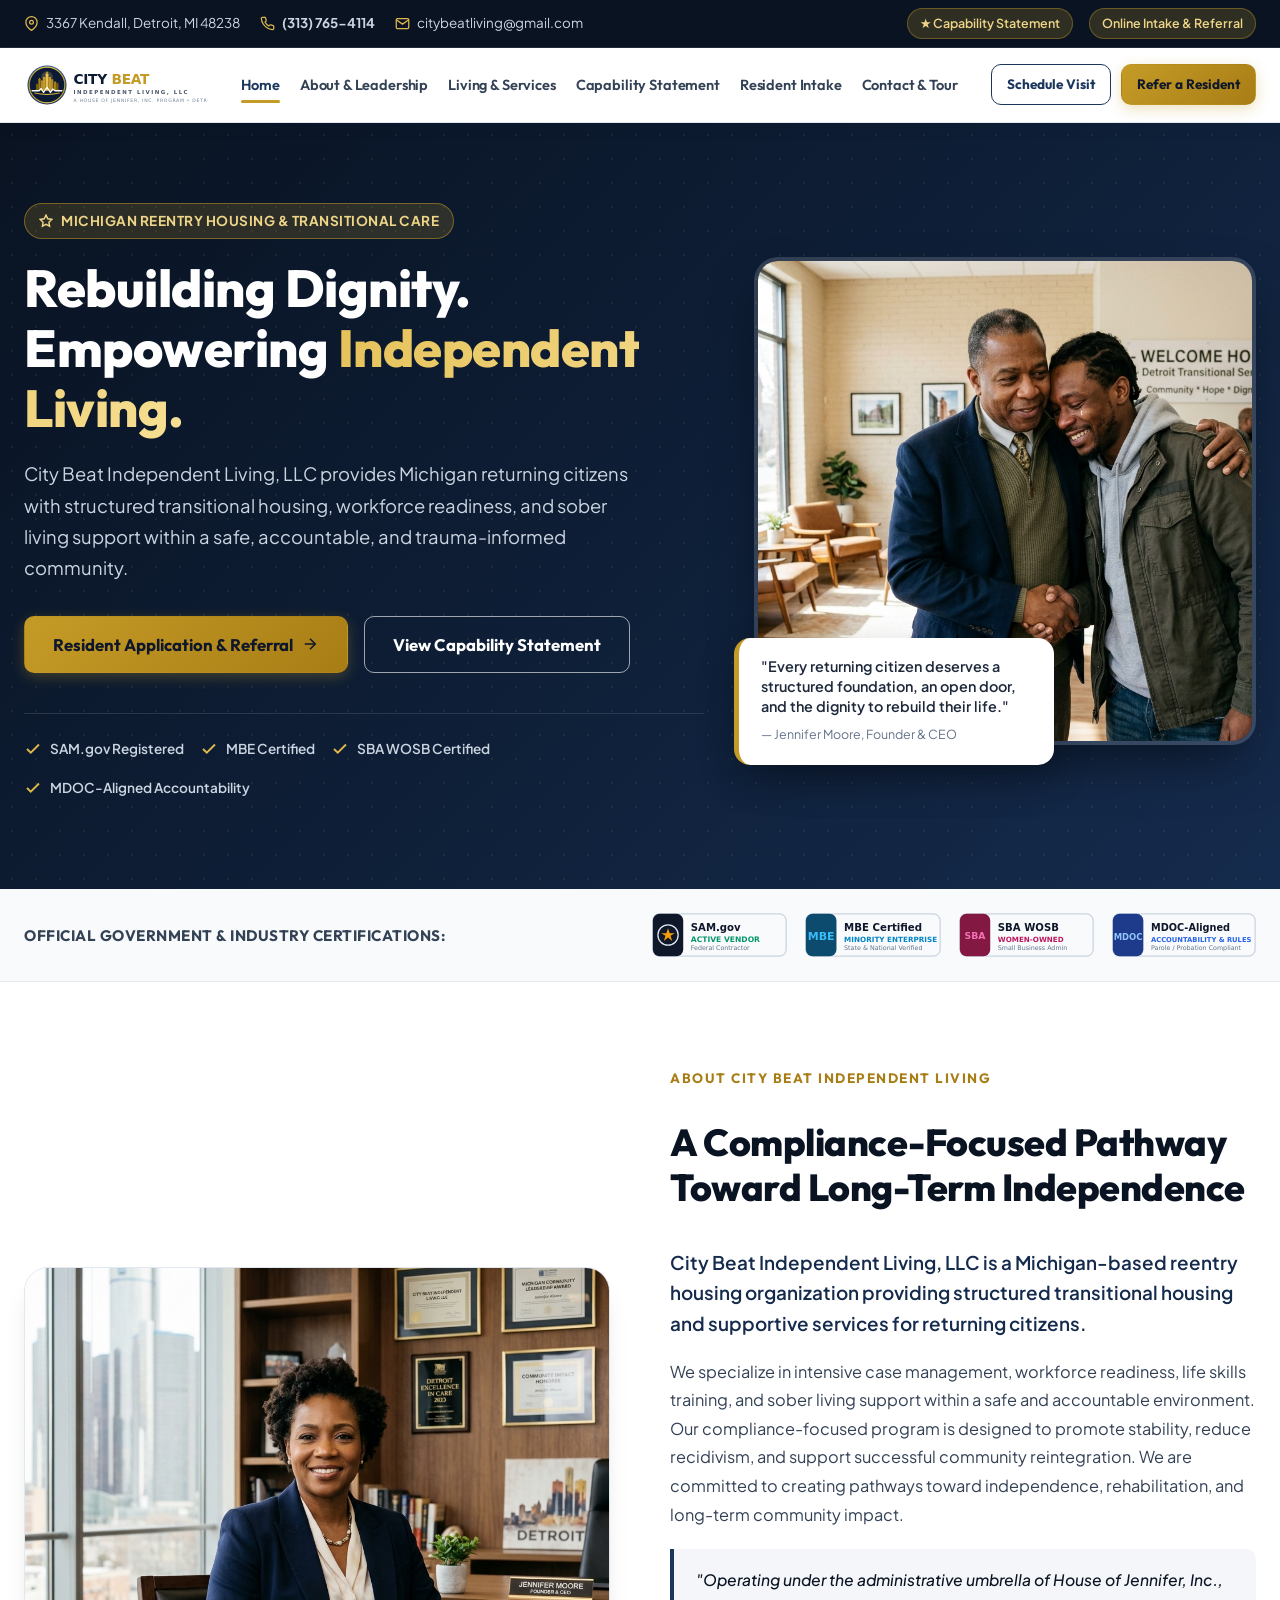
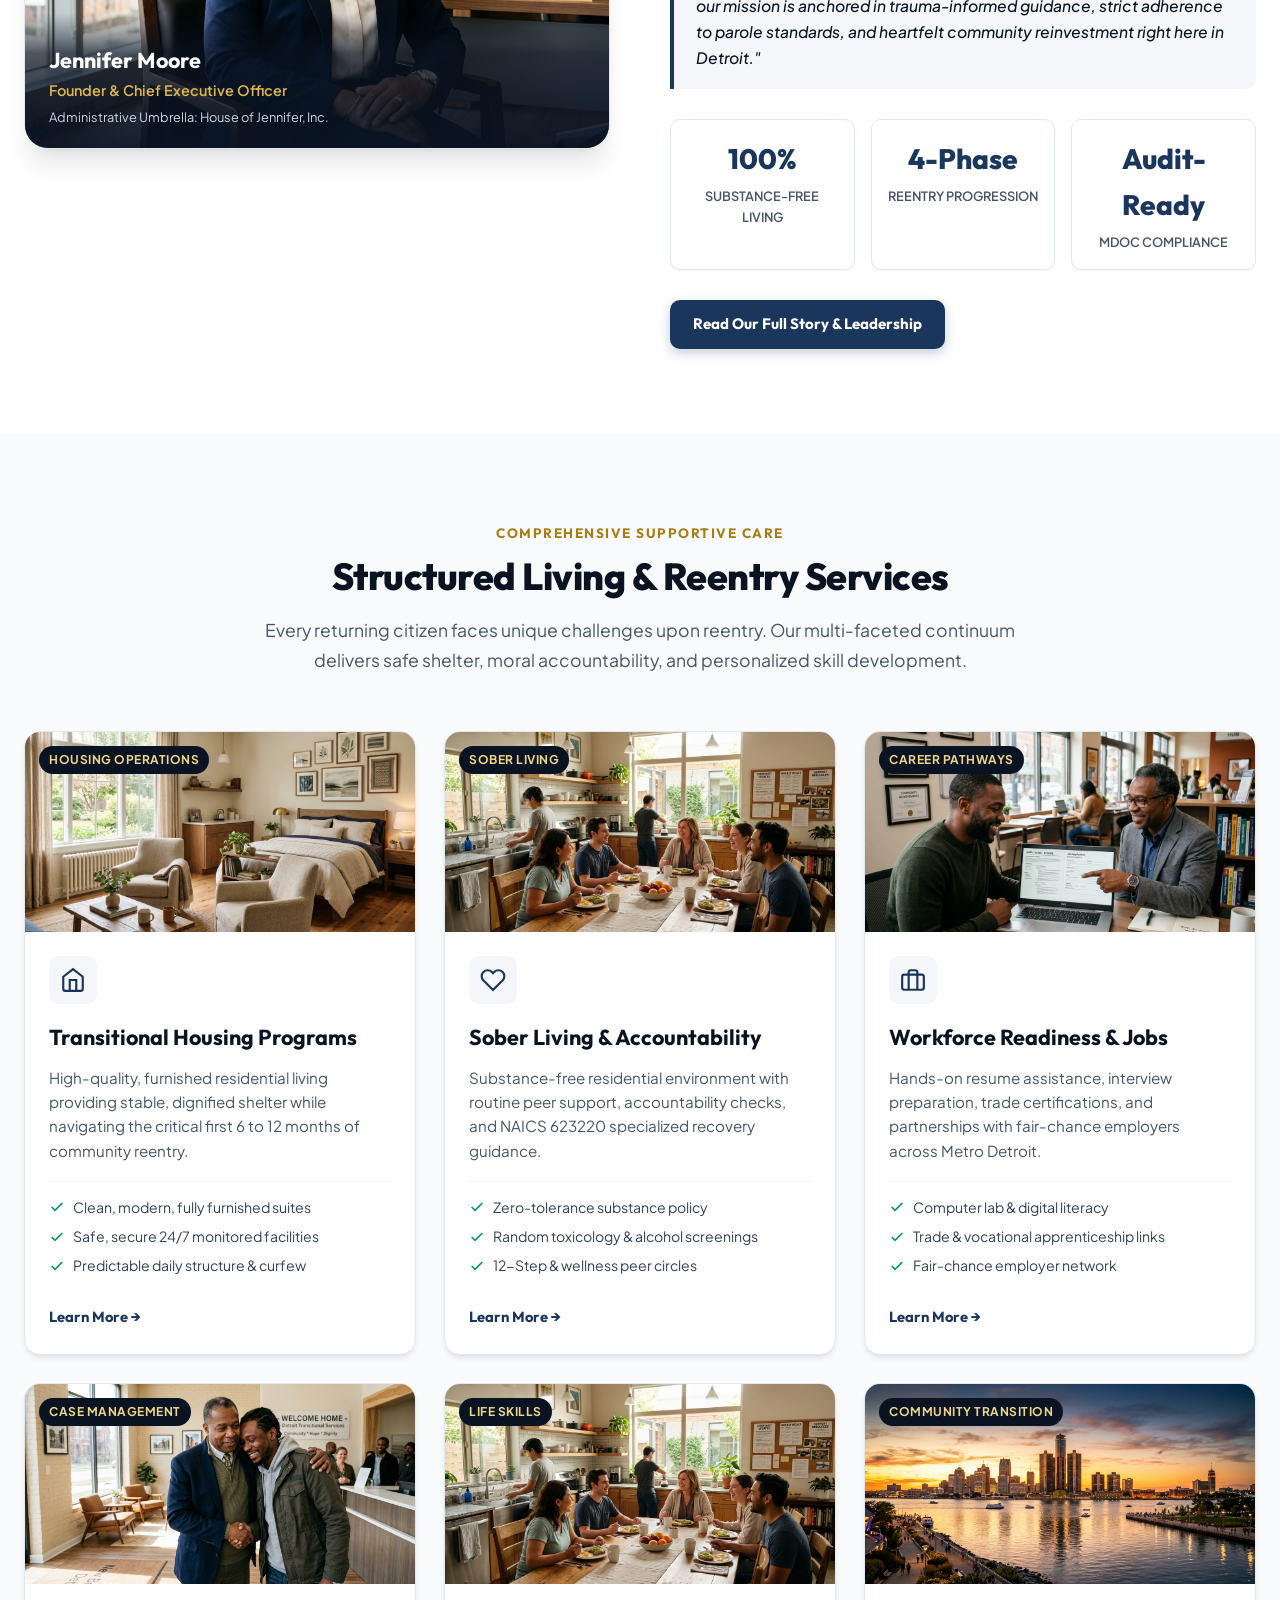
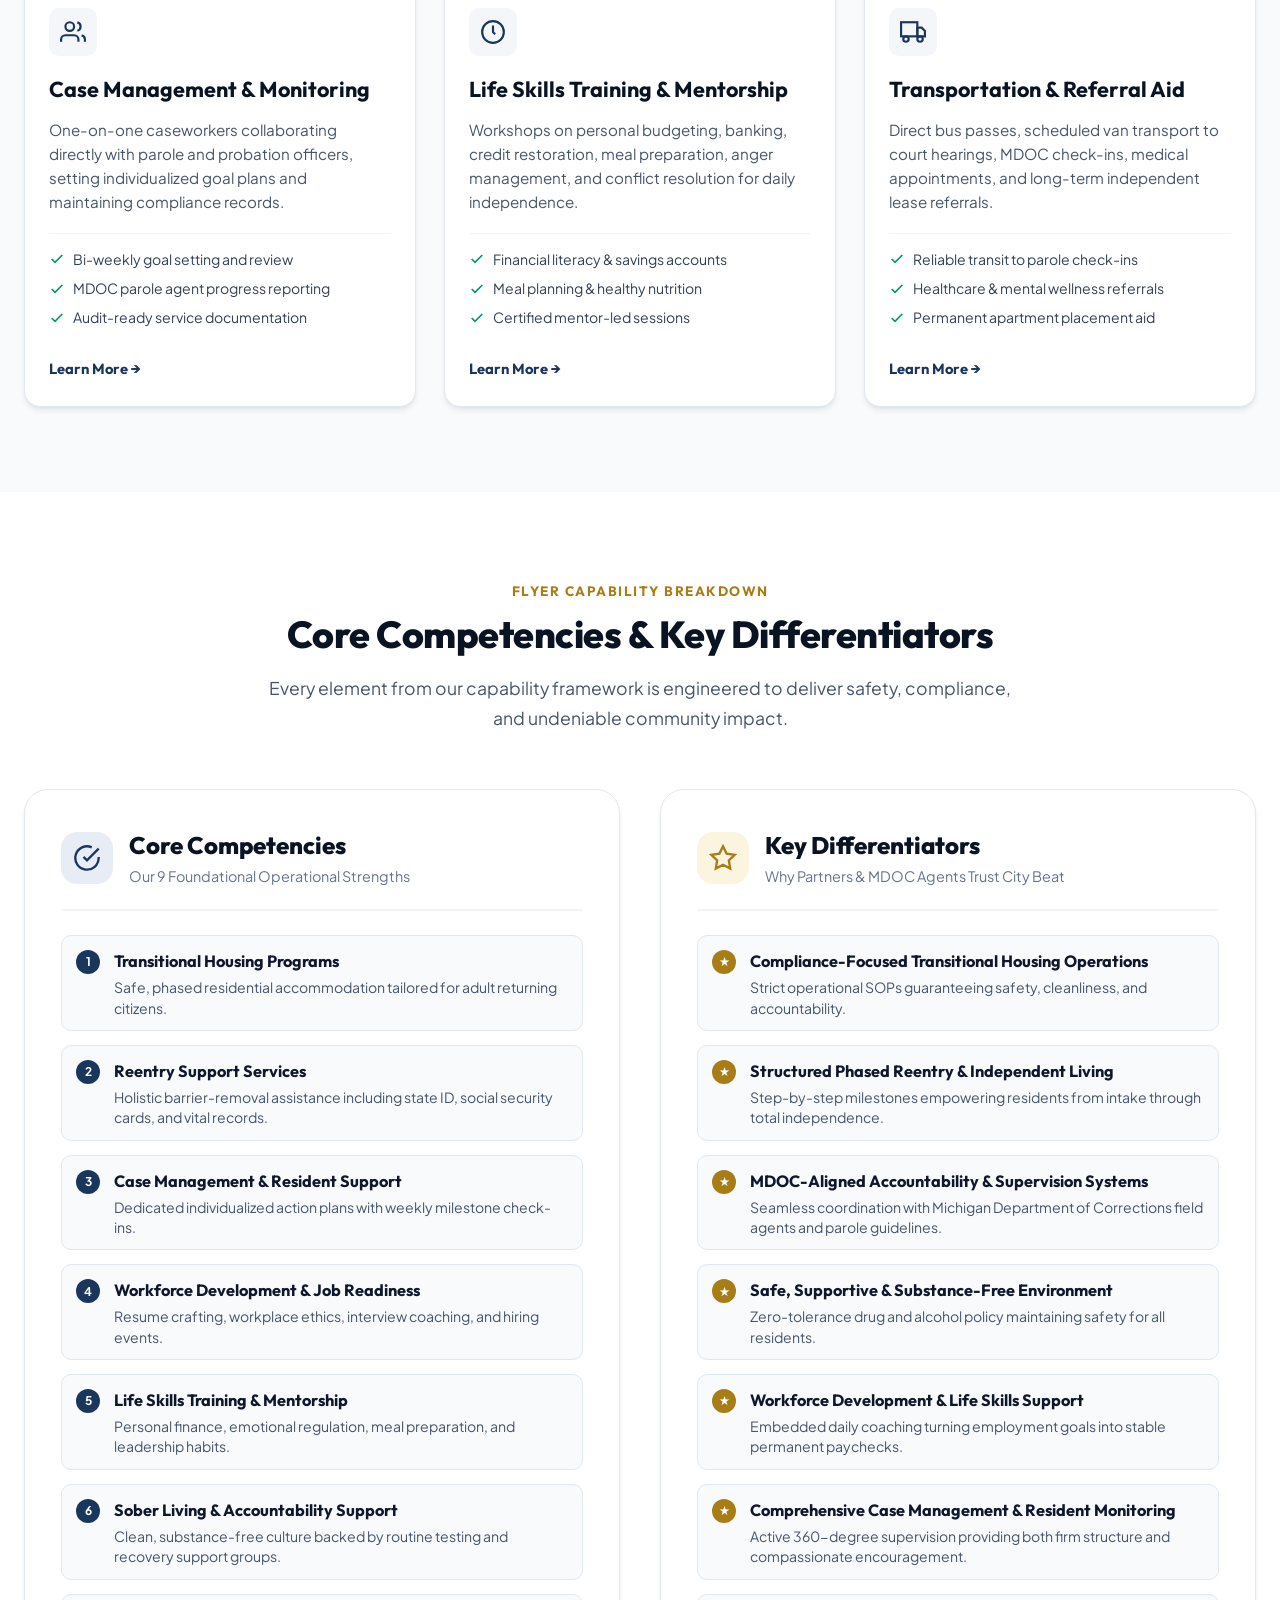
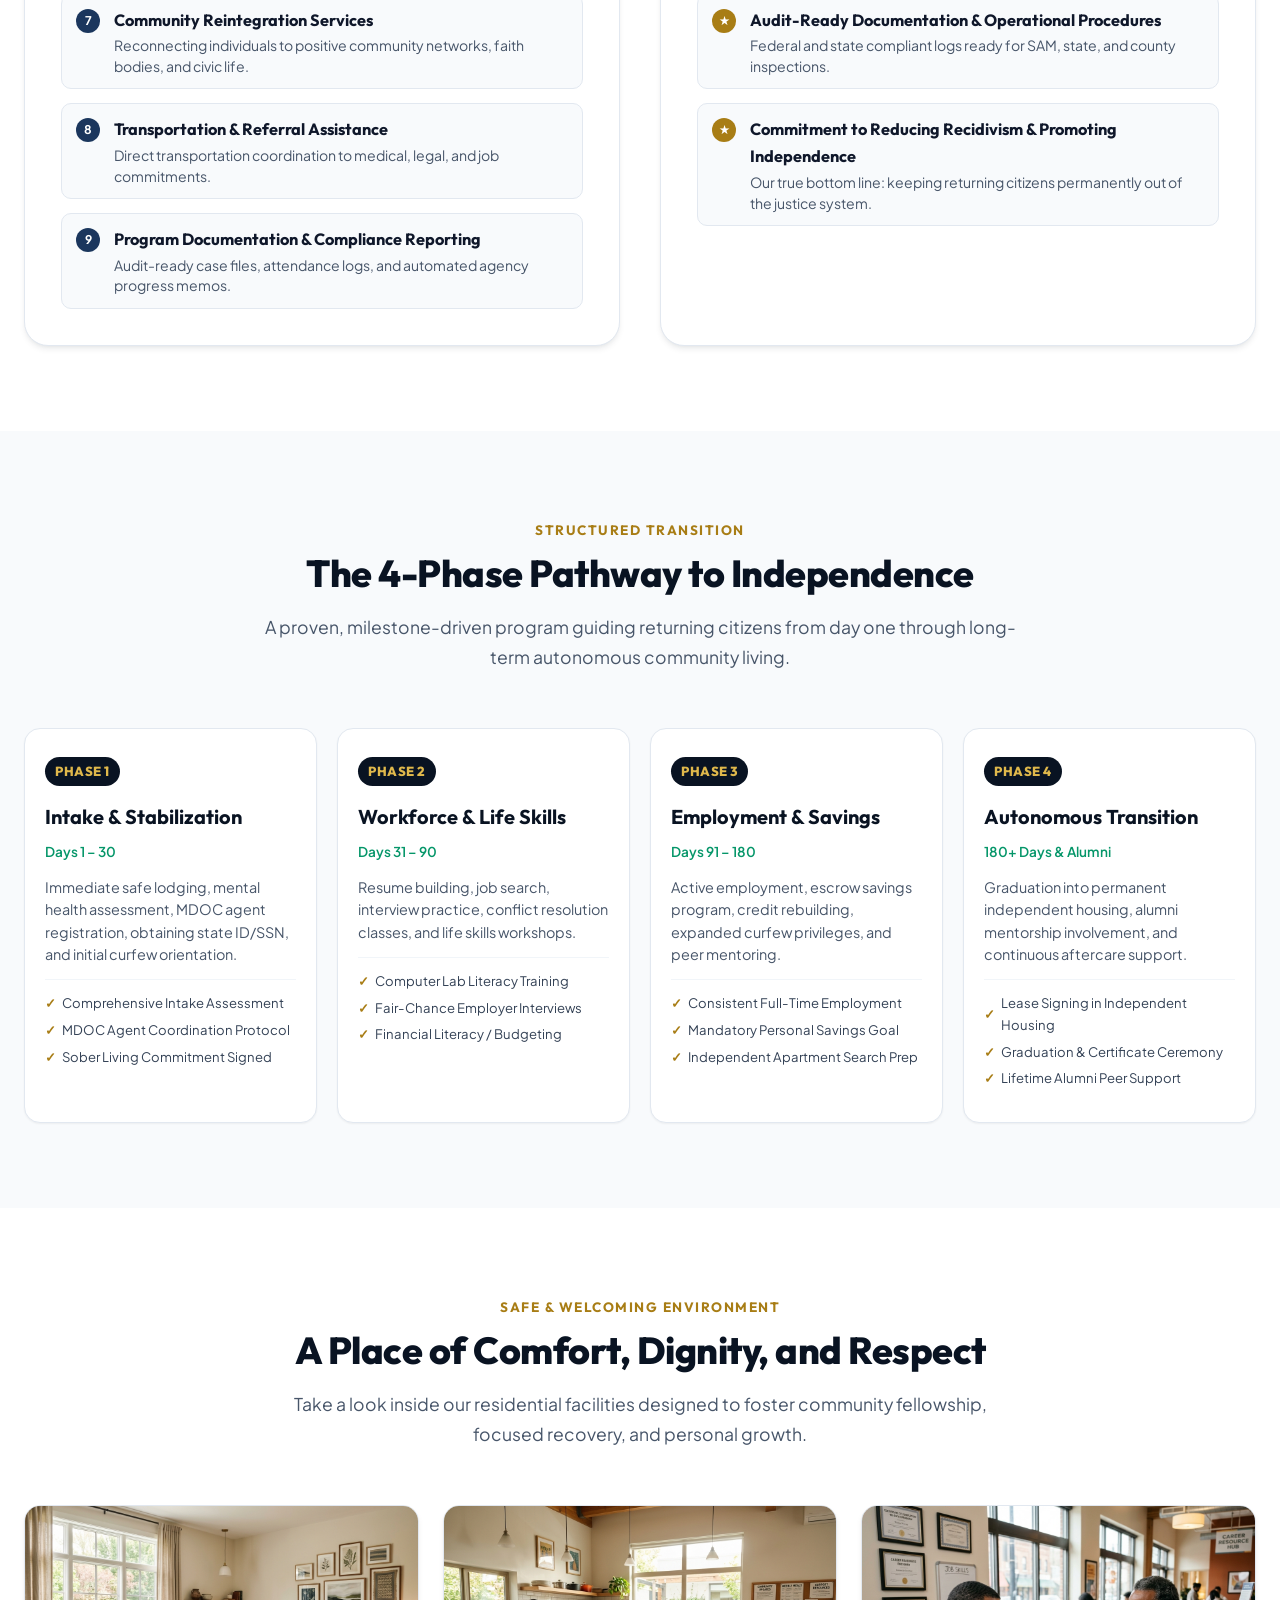
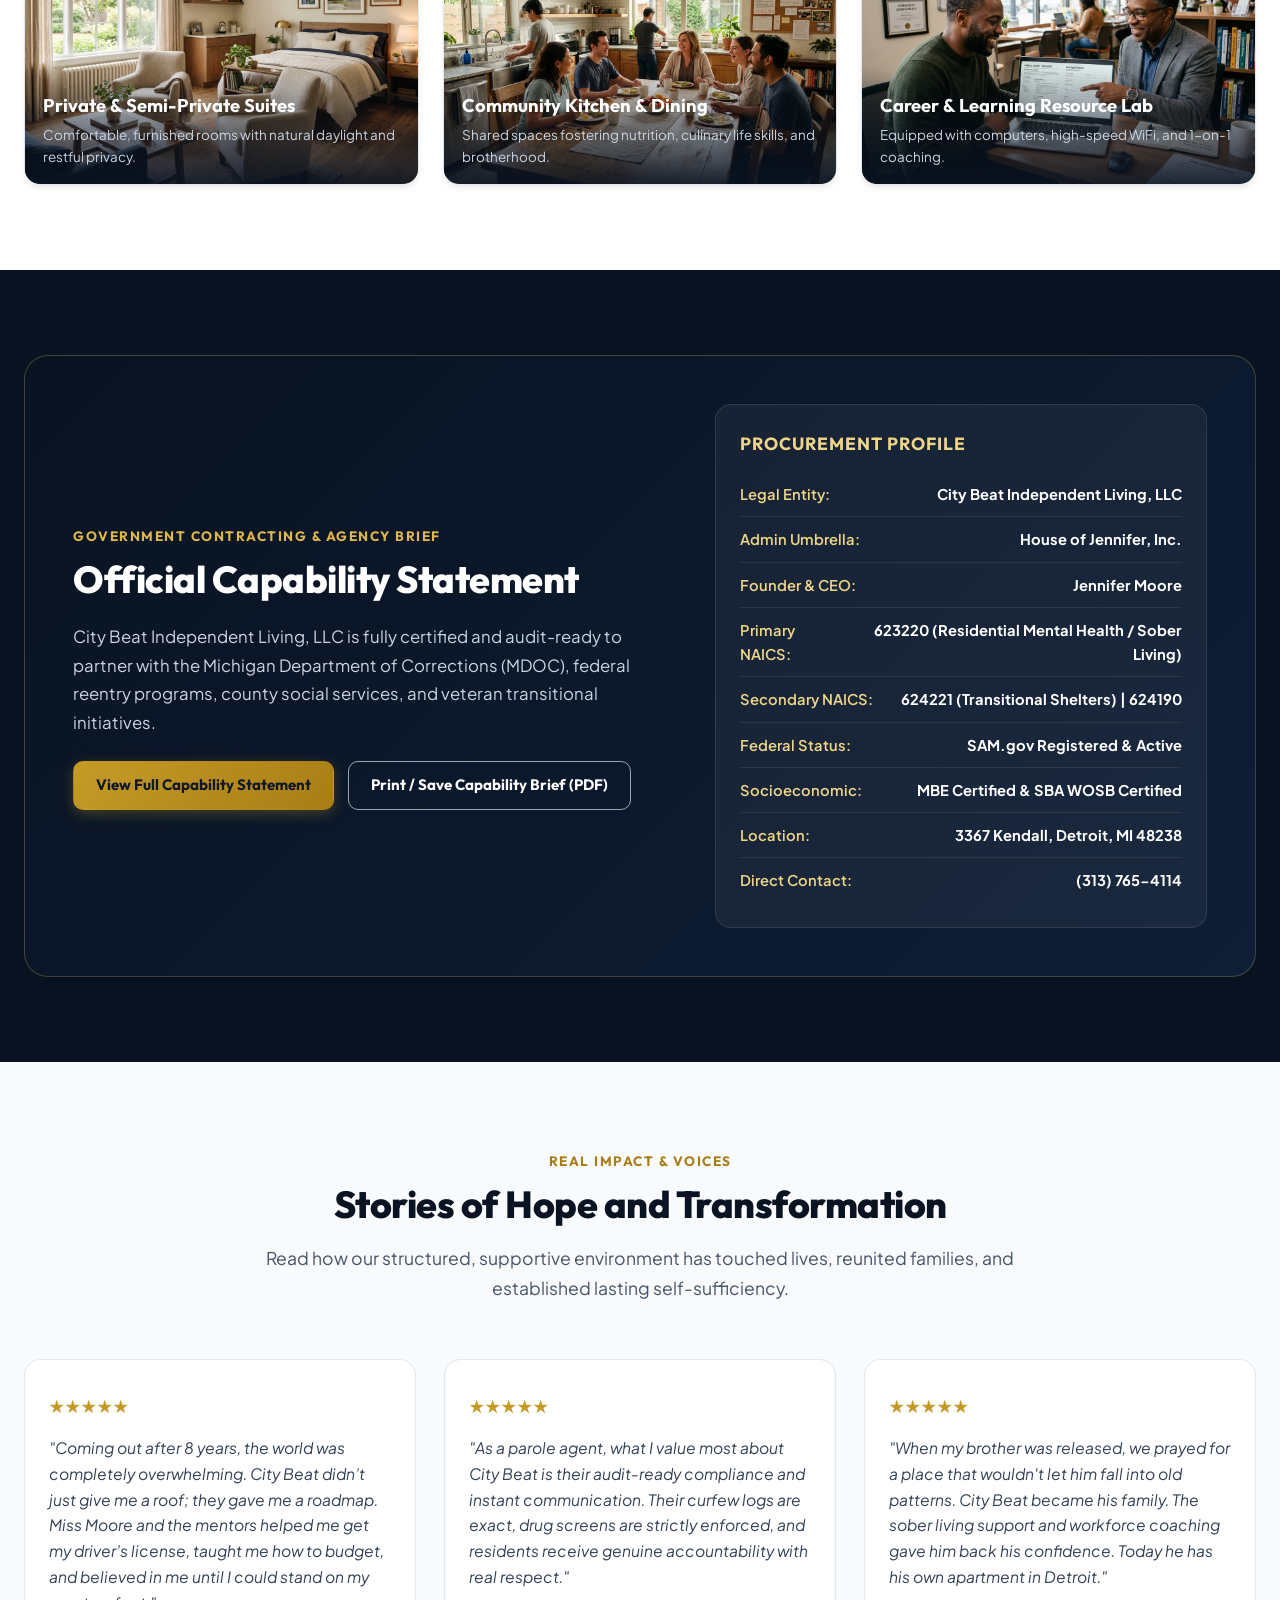
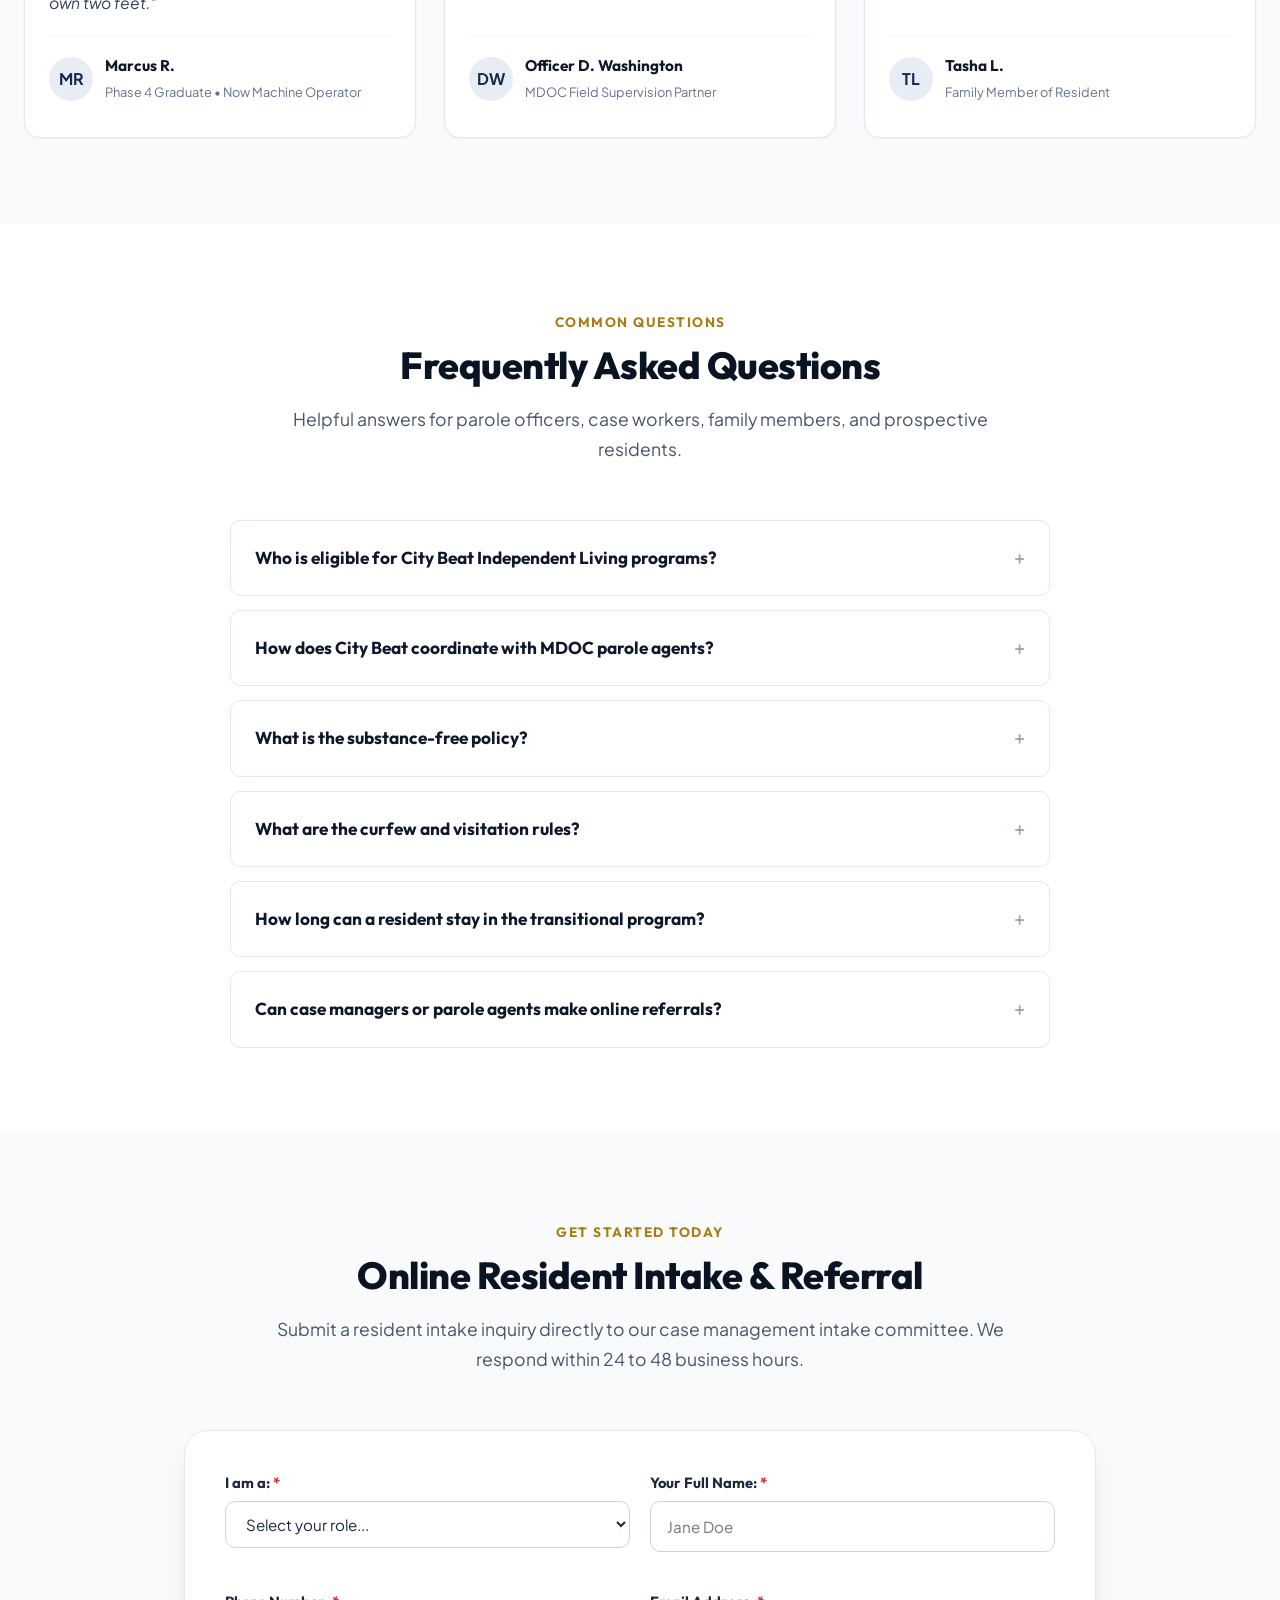
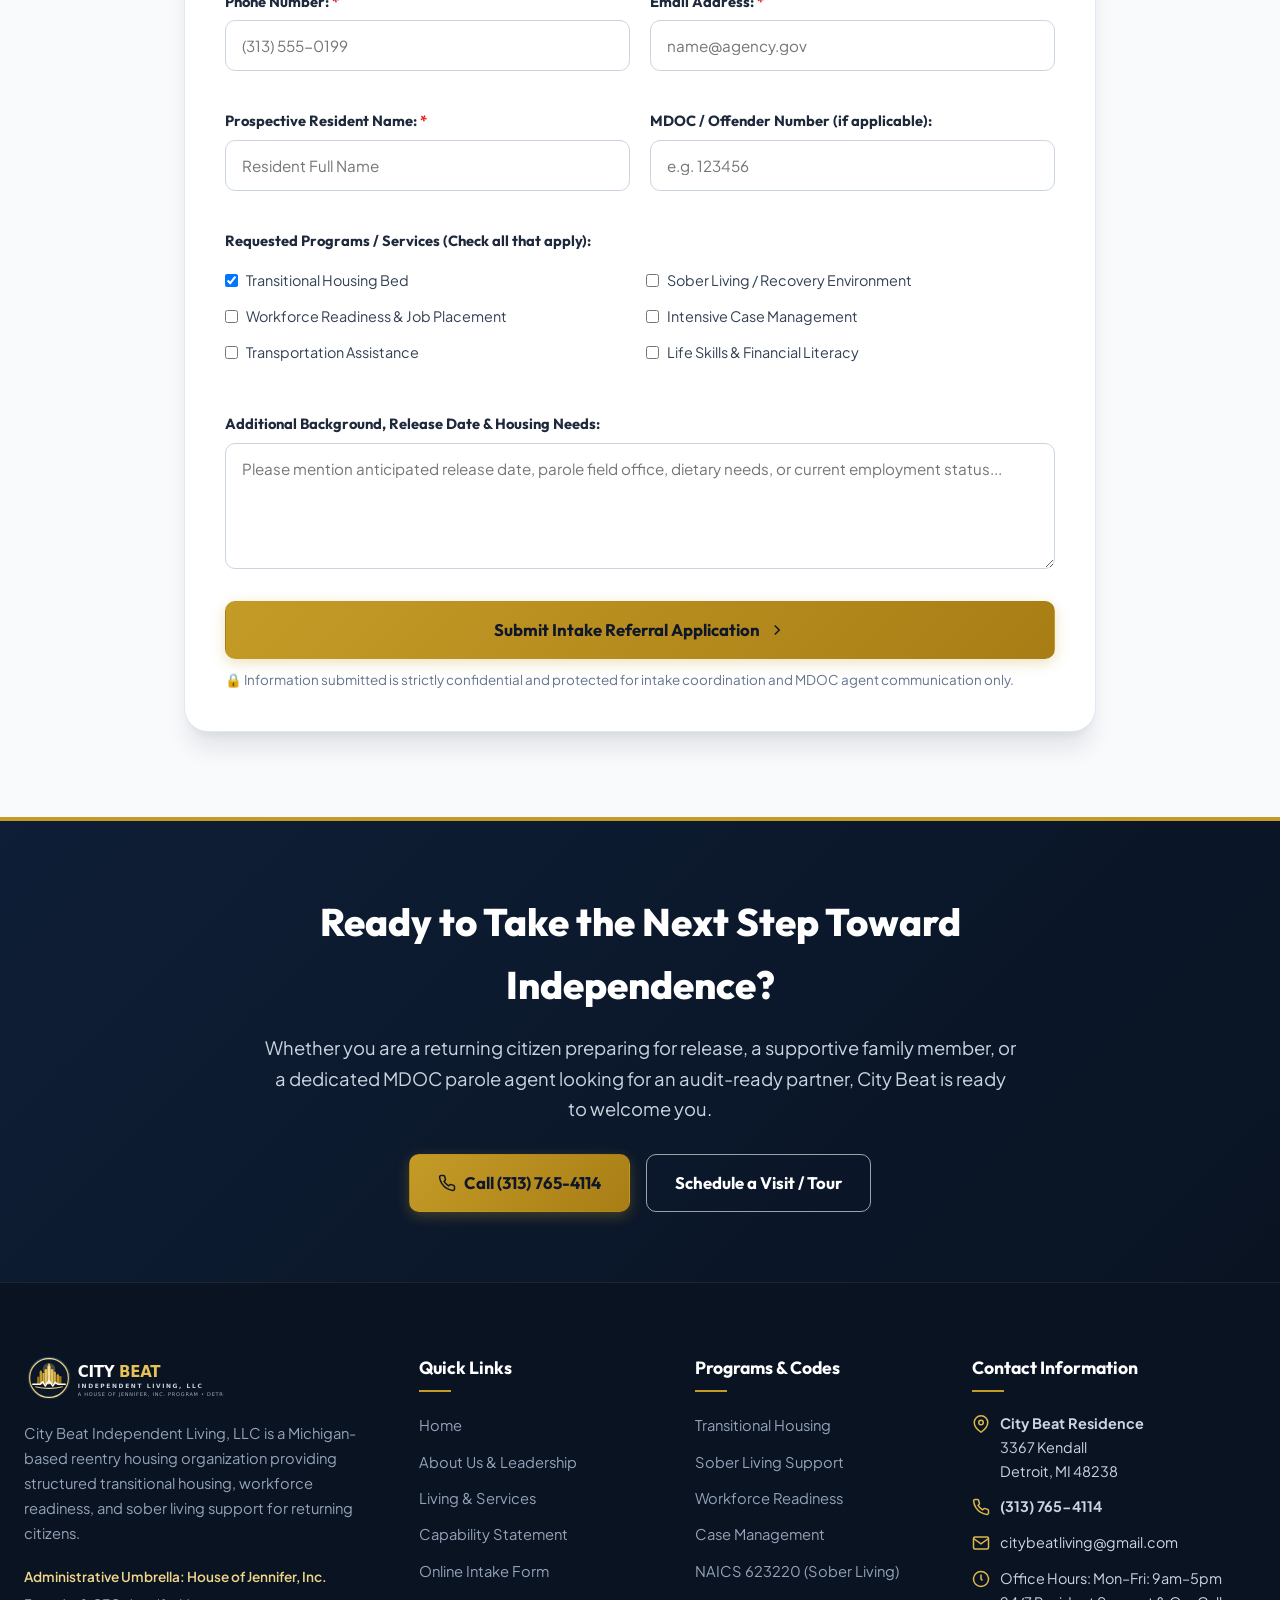
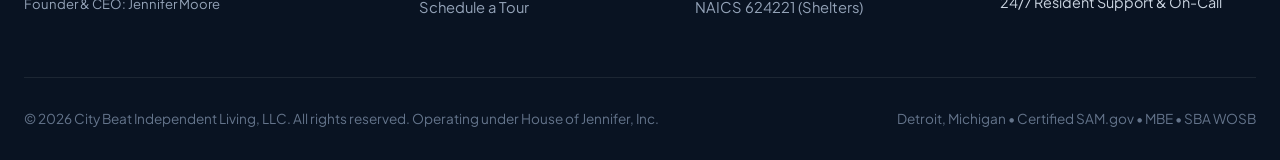
<file: index.html>
<!DOCTYPE html>
<html lang="en">
<head>
  <meta charset="UTF-8">
  <meta name="viewport" content="width=device-width, initial-scale=1.0">
  <title>City Beat Independent Living, LLC | Detroit Reentry Housing &amp; Supportive Services</title>
  <meta name="description" content="City Beat Independent Living, LLC is a Michigan-based reentry housing organization providing structured transitional housing, workforce readiness, case management, and sober living support for returning citizens.">
  <meta name="keywords" content="City Beat Independent Living, transitional housing Detroit, reentry housing Michigan, MDOC housing, sober living Detroit, returning citizens support, workforce readiness, House of Jennifer Inc">
  <meta property="og:title" content="City Beat Independent Living, LLC | Empowering Returning Citizens">
  <meta property="og:description" content="Structured transitional housing, workforce readiness, and sober living support in Detroit, MI. Compliance-focused and MDOC-aligned.">
  <meta property="og:type" content="website">
  <meta property="og:image" content="assets/images/hero-welcome.jpg">
  
  <link rel="icon" type="image/svg+xml" href="assets/icons/logo.svg">
  <link rel="stylesheet" href="assets/css/style.css?v=2.0">
</head>
<body>

  <!-- Top Utility Bar (Lourdes & COFCCC inspired) -->
  <aside class="top-bar" aria-label="Quick contact and utility links">
    <div class="container">
      <div class="top-bar-info">
        <span class="top-bar-item">
          <svg width="15" height="15" viewBox="0 0 24 24" fill="none" stroke="currentColor" stroke-width="2" aria-hidden="true"><path d="M21 10c0 7-9 13-9 13s-9-6-9-13a9 9 0 0 1 18 0z"></path><circle cx="12" cy="10" r="3"></circle></svg>
          3367 Kendall, Detroit, MI 48238
        </span>
        <span class="top-bar-item">
          <svg width="15" height="15" viewBox="0 0 24 24" fill="none" stroke="currentColor" stroke-width="2" aria-hidden="true"><path d="M22 16.92v3a2 2 0 0 1-2.18 2 19.79 19.79 0 0 1-8.63-3.07 19.5 19.5 0 0 1-6-6 19.79 19.79 0 0 1-3.07-8.67A2 2 0 0 1 4.11 2h3a2 2 0 0 1 2 1.72 12.84 12.84 0 0 0 .7 2.81 2 2 0 0 1-.45 2.11L8.09 9.91a16 16 0 0 0 6 6l1.27-1.27a2 2 0 0 1 2.11-.45 12.84 12.84 0 0 0 2.81.7A2 2 0 0 1 22 16.92z"></path></svg>
          <a href="tel:3137654114"><strong>(313) 765-4114</strong></a>
        </span>
        <span class="top-bar-item">
          <svg width="15" height="15" viewBox="0 0 24 24" fill="none" stroke="currentColor" stroke-width="2" aria-hidden="true"><path d="M4 4h16c1.1 0 2 .9 2 2v12c0 1.1-.9 2-2 2H4c-1.1 0-2-.9-2-2V6c0-1.1.9-2 2-2z"></path><polyline points="22,6 12,13 2,6"></polyline></svg>
          <a href="mailto:citybeatliving@gmail.com">citybeatliving@gmail.com</a>
        </span>
      </div>
      <div class="top-bar-actions">
        <a href="pages/capability-statement.html" class="top-pill-btn">
          <span>★ Capability Statement</span>
        </a>
        <a href="pages/resident-application.html" class="top-pill-btn">
          <span>Online Intake &amp; Referral</span>
        </a>
      </div>
    </div>
  </aside>

  <!-- Site Navigation Header -->
  <header class="site-header">
    <div class="container nav-container">
      <a href="index.html" class="nav-brand" aria-label="City Beat Independent Living Home">
        <img src="assets/icons/logo.svg" alt="City Beat Independent Living Logo" class="brand-logo-img">
      </a>

      <nav class="nav-menu" id="navMenu" aria-label="Main Navigation">
        <a href="index.html" class="nav-link active">Home</a>
        <a href="pages/about.html" class="nav-link">About &amp; Leadership</a>
        <a href="pages/programs.html" class="nav-link">Living &amp; Services</a>
        <a href="pages/capability-statement.html" class="nav-link">Capability Statement</a>
        <a href="pages/resident-application.html" class="nav-link">Resident Intake</a>
        <a href="pages/contact.html" class="nav-link">Contact &amp; Tour</a>
        <div class="mobile-nav-cta">
          <a href="pages/contact.html" class="btn btn-outline btn-sm">Schedule Visit</a>
          <a href="pages/resident-application.html" class="btn btn-gold btn-sm">Refer a Resident</a>
          <a href="tel:3137654114" class="mobile-contact-pill">
            <svg width="15" height="15" viewBox="0 0 24 24" fill="none" stroke="currentColor" stroke-width="2" aria-hidden="true"><path d="M22 16.92v3a2 2 0 0 1-2.18 2 19.79 19.79 0 0 1-8.63-3.07 19.5 19.5 0 0 1-6-6 19.79 19.79 0 0 1-3.07-8.67A2 2 0 0 1 4.11 2h3a2 2 0 0 1 2 1.72 12.84 12.84 0 0 0 .7 2.81 2 2 0 0 1-.45 2.11L8.09 9.91a16 16 0 0 0 6 6l1.27-1.27a2 2 0 0 1 2.11-.45 12.84 12.84 0 0 0 2.81.7A2 2 0 0 1 22 16.92z"></path></svg>
            <span>Call (313) 765-4114</span>
          </a>
        </div>
      </nav>

      <div class="nav-cta-group">
        <a href="pages/contact.html" class="btn btn-outline btn-sm">Schedule Visit</a>
        <a href="pages/resident-application.html" class="btn btn-gold btn-sm">Refer a Resident</a>
      </div>

      <button class="mobile-toggle" id="mobileToggle" aria-label="Open navigation menu" aria-expanded="false">
        <svg width="26" height="26" viewBox="0 0 24 24" fill="none" stroke="currentColor" stroke-width="2" aria-hidden="true"><line x1="3" y1="12" x2="21" y2="12"></line><line x1="3" y1="6" x2="21" y2="6"></line><line x1="3" y1="18" x2="21" y2="18"></line></svg>
      </button>
    </div>
  </header>

  <main id="main-content">
    
    <!-- Hero Section -->
    <section class="hero-section" aria-labelledby="hero-heading">
      <div class="hero-backdrop-pattern"></div>
      <div class="container hero-grid">
        <div class="hero-content">
          <div class="hero-pill">
            <svg width="14" height="14" viewBox="0 0 24 24" fill="none" stroke="currentColor" stroke-width="2.5"><polygon points="12 2 15.09 8.26 22 9.27 17 14.14 18.18 21.02 12 17.77 5.82 21.02 7 14.14 2 9.27 8.91 8.26 12 2"></polygon></svg>
            Michigan Reentry Housing &amp; Transitional Care
          </div>
          <h1 id="hero-heading" class="hero-title">
            Rebuilding Dignity. <br>
            Empowering <span class="gold-text">Independent Living.</span>
          </h1>
          <p class="hero-description">
            City Beat Independent Living, LLC provides Michigan returning citizens with structured transitional housing, workforce readiness, and sober living support within a safe, accountable, and trauma-informed community.
          </p>
          <div class="hero-cta-group">
            <a href="pages/resident-application.html" class="btn btn-gold btn-lg">
              <span>Resident Application &amp; Referral</span>
              <svg width="18" height="18" viewBox="0 0 24 24" fill="none" stroke="currentColor" stroke-width="2"><line x1="5" y1="12" x2="19" y2="12"></line><polyline points="12 5 19 12 12 19"></polyline></svg>
            </a>
            <a href="pages/capability-statement.html" class="btn btn-outline-white btn-lg">
              <span>View Capability Statement</span>
            </a>
          </div>

          <div class="hero-badges-row">
            <div class="hero-badge-item">
              <svg width="18" height="18" viewBox="0 0 24 24" fill="none" stroke="currentColor" stroke-width="2.5"><polyline points="20 6 9 17 4 12"></polyline></svg>
              <span>SAM.gov Registered</span>
            </div>
            <div class="hero-badge-item">
              <svg width="18" height="18" viewBox="0 0 24 24" fill="none" stroke="currentColor" stroke-width="2.5"><polyline points="20 6 9 17 4 12"></polyline></svg>
              <span>MBE Certified</span>
            </div>
            <div class="hero-badge-item">
              <svg width="18" height="18" viewBox="0 0 24 24" fill="none" stroke="currentColor" stroke-width="2.5"><polyline points="20 6 9 17 4 12"></polyline></svg>
              <span>SBA WOSB Certified</span>
            </div>
            <div class="hero-badge-item">
              <svg width="18" height="18" viewBox="0 0 24 24" fill="none" stroke="currentColor" stroke-width="2.5"><polyline points="20 6 9 17 4 12"></polyline></svg>
              <span>MDOC-Aligned Accountability</span>
            </div>
          </div>
        </div>

        <div class="hero-media-wrapper">
          <div class="hero-image-card">
            <img src="assets/images/hero-welcome.jpg" alt="Compassionate community leader embracing a returning citizen in Detroit transitional housing residence">
          </div>
          <div class="hero-floating-quote">
            <p>"Every returning citizen deserves a structured foundation, an open door, and the dignity to rebuild their life."</p>
            <span>— Jennifer Moore, Founder &amp; CEO</span>
          </div>
        </div>
      </div>
    </section>

    <!-- Trust & Procurement Accreditation Banner -->
    <section class="trust-banner" aria-label="Official Certifications and Designations">
      <div class="container trust-banner-content">
        <div class="trust-label">
          Official Government &amp; Industry Certifications:
        </div>
        <div class="trust-badges-grid">
          <a href="pages/capability-statement.html" class="cert-badge-link" title="SAM.gov Federal Active Registration">
            <img src="assets/icons/badge-sam.svg" alt="SAM.gov Active Vendor Certified">
          </a>
          <a href="pages/capability-statement.html" class="cert-badge-link" title="Minority Business Enterprise Certified">
            <img src="assets/icons/badge-mbe.svg" alt="MBE Certified Minority Business Enterprise">
          </a>
          <a href="pages/capability-statement.html" class="cert-badge-link" title="SBA Women-Owned Small Business">
            <img src="assets/icons/badge-wosb.svg" alt="SBA WOSB Certified Women-Owned Small Business">
          </a>
          <a href="pages/capability-statement.html" class="cert-badge-link" title="MDOC-Aligned Accountability and Supervision Systems">
            <img src="assets/icons/badge-mdoc.svg" alt="MDOC-Aligned Accountability Systems">
          </a>
        </div>
      </div>
    </section>

    <!-- About & Founder Spotlight -->
    <section class="section" id="about">
      <div class="container about-grid">
        <div class="about-image-column">
          <div class="about-founder-card">
            <img src="assets/images/founder-jennifer-moore.jpg" alt="Jennifer Moore, Founder and CEO of City Beat Independent Living LLC">
            <div class="founder-info-bar">
              <div class="founder-name">Jennifer Moore</div>
              <div class="founder-role">Founder &amp; Chief Executive Officer</div>
              <div class="founder-umbrella">Administrative Umbrella: House of Jennifer, Inc.</div>
            </div>
          </div>
        </div>

        <div class="about-content-column">
          <span class="section-tag">About City Beat Independent Living</span>
          <h2 class="section-title">A Compliance-Focused Pathway Toward Long-Term Independence</h2>
          <p class="about-lead">
            City Beat Independent Living, LLC is a Michigan-based reentry housing organization providing structured transitional housing and supportive services for returning citizens.
          </p>
          <p class="about-text">
            We specialize in intensive case management, workforce readiness, life skills training, and sober living support within a safe and accountable environment. Our compliance-focused program is designed to promote stability, reduce recidivism, and support successful community reintegration. We are committed to creating pathways toward independence, rehabilitation, and long-term community impact.
          </p>
          <div class="about-quote-box">
            "Operating under the administrative umbrella of House of Jennifer, Inc., our mission is anchored in trauma-informed guidance, strict adherence to parole standards, and heartfelt community reinvestment right here in Detroit."
          </div>
          
          <div class="about-stats-grid">
            <div class="stat-card">
              <div class="stat-number">100%</div>
              <div class="stat-label">Substance-Free Living</div>
            </div>
            <div class="stat-card">
              <div class="stat-number">4-Phase</div>
              <div class="stat-label">Reentry Progression</div>
            </div>
            <div class="stat-card">
              <div class="stat-number">Audit-Ready</div>
              <div class="stat-label">MDOC Compliance</div>
            </div>
          </div>

          <div style="margin-top: 10px;">
            <a href="pages/about.html" class="btn btn-primary">
              Read Our Full Story &amp; Leadership
            </a>
          </div>
        </div>
      </div>
    </section>

    <!-- Living Options & Core Programs (Modelled after Lourdes & COFCCC) -->
    <section class="section section-alt" id="programs">
      <div class="container">
        <div class="section-header">
          <span class="section-tag">Comprehensive Supportive Care</span>
          <h2 class="section-title">Structured Living &amp; Reentry Services</h2>
          <p class="section-subtitle">
            Every returning citizen faces unique challenges upon reentry. Our multi-faceted continuum delivers safe shelter, moral accountability, and personalized skill development.
          </p>
        </div>

        <div class="services-grid">
          <!-- Card 1 -->
          <article class="service-card">
            <div class="service-card-media">
              <img src="assets/images/facility-living-suite.jpg" alt="Transitional housing residential room at City Beat Detroit">
              <span class="service-category-tag">Housing Operations</span>
            </div>
            <div class="service-card-body">
              <div class="service-icon-wrap">
                <svg viewBox="0 0 24 24" fill="none" stroke="currentColor" stroke-width="2"><path d="M3 9l9-7 9 7v11a2 2 0 0 1-2 2H5a2 2 0 0 1-2-2z"></path><polyline points="9 22 9 12 15 12 15 22"></polyline></svg>
              </div>
              <h3 class="service-title">Transitional Housing Programs</h3>
              <p class="service-desc">
                High-quality, furnished residential living providing stable, dignified shelter while navigating the critical first 6 to 12 months of community reentry.
              </p>
              <ul class="service-highlights">
                <li><svg viewBox="0 0 24 24" fill="none" stroke="currentColor" stroke-width="2.5"><polyline points="20 6 9 17 4 12"></polyline></svg> Clean, modern, fully furnished suites</li>
                <li><svg viewBox="0 0 24 24" fill="none" stroke="currentColor" stroke-width="2.5"><polyline points="20 6 9 17 4 12"></polyline></svg> Safe, secure 24/7 monitored facilities</li>
                <li><svg viewBox="0 0 24 24" fill="none" stroke="currentColor" stroke-width="2.5"><polyline points="20 6 9 17 4 12"></polyline></svg> Predictable daily structure &amp; curfew</li>
              </ul>
              <div class="service-card-footer">
                <a href="pages/programs.html#transitional" class="service-link">Learn More &rarr;</a>
              </div>
            </div>
          </article>

          <!-- Card 2 -->
          <article class="service-card">
            <div class="service-card-media">
              <img src="assets/images/facility-dining.jpg" alt="Supportive sober living fellowship and dining at City Beat">
              <span class="service-category-tag">Sober Living</span>
            </div>
            <div class="service-card-body">
              <div class="service-icon-wrap">
                <svg viewBox="0 0 24 24" fill="none" stroke="currentColor" stroke-width="2"><path d="M20.84 4.61a5.5 5.5 0 0 0-7.78 0L12 5.67l-1.06-1.06a5.5 5.5 0 0 0-7.78 7.78l1.06 1.06L12 21.23l7.78-7.78 1.06-1.06a5.5 5.5 0 0 0 0-7.78z"></path></svg>
              </div>
              <h3 class="service-title">Sober Living &amp; Accountability</h3>
              <p class="service-desc">
                Substance-free residential environment with routine peer support, accountability checks, and NAICS 623220 specialized recovery guidance.
              </p>
              <ul class="service-highlights">
                <li><svg viewBox="0 0 24 24" fill="none" stroke="currentColor" stroke-width="2.5"><polyline points="20 6 9 17 4 12"></polyline></svg> Zero-tolerance substance policy</li>
                <li><svg viewBox="0 0 24 24" fill="none" stroke="currentColor" stroke-width="2.5"><polyline points="20 6 9 17 4 12"></polyline></svg> Random toxicology &amp; alcohol screenings</li>
                <li><svg viewBox="0 0 24 24" fill="none" stroke="currentColor" stroke-width="2.5"><polyline points="20 6 9 17 4 12"></polyline></svg> 12-Step &amp; wellness peer circles</li>
              </ul>
              <div class="service-card-footer">
                <a href="pages/programs.html#sober" class="service-link">Learn More &rarr;</a>
              </div>
            </div>
          </article>

          <!-- Card 3 -->
          <article class="service-card">
            <div class="service-card-media">
              <img src="assets/images/workforce-mentorship.jpg" alt="Workforce readiness and resume building session at City Beat">
              <span class="service-category-tag">Career Pathways</span>
            </div>
            <div class="service-card-body">
              <div class="service-icon-wrap">
                <svg viewBox="0 0 24 24" fill="none" stroke="currentColor" stroke-width="2"><rect x="2" y="7" width="20" height="14" rx="2" ry="2"></rect><path d="M16 21V5a2 2 0 0 0-2-2h-4a2 2 0 0 0-2 2v16"></path></svg>
              </div>
              <h3 class="service-title">Workforce Readiness &amp; Jobs</h3>
              <p class="service-desc">
                Hands-on resume assistance, interview preparation, trade certifications, and partnerships with fair-chance employers across Metro Detroit.
              </p>
              <ul class="service-highlights">
                <li><svg viewBox="0 0 24 24" fill="none" stroke="currentColor" stroke-width="2.5"><polyline points="20 6 9 17 4 12"></polyline></svg> Computer lab &amp; digital literacy</li>
                <li><svg viewBox="0 0 24 24" fill="none" stroke="currentColor" stroke-width="2.5"><polyline points="20 6 9 17 4 12"></polyline></svg> Trade &amp; vocational apprenticeship links</li>
                <li><svg viewBox="0 0 24 24" fill="none" stroke="currentColor" stroke-width="2.5"><polyline points="20 6 9 17 4 12"></polyline></svg> Fair-chance employer network</li>
              </ul>
              <div class="service-card-footer">
                <a href="pages/programs.html#workforce" class="service-link">Learn More &rarr;</a>
              </div>
            </div>
          </article>

          <!-- Card 4 -->
          <article class="service-card">
            <div class="service-card-media">
              <img src="assets/images/hero-welcome.jpg" alt="Dedicated case management and resident monitoring">
              <span class="service-category-tag">Case Management</span>
            </div>
            <div class="service-card-body">
              <div class="service-icon-wrap">
                <svg viewBox="0 0 24 24" fill="none" stroke="currentColor" stroke-width="2"><path d="M17 21v-2a4 4 0 0 0-4-4H5a4 4 0 0 0-4 4v2"></path><circle cx="9" cy="7" r="4"></circle><path d="M23 21v-2a4 4 0 0 0-3-3.87"></path><path d="M16 3.13a4 4 0 0 1 0 7.75"></path></svg>
              </div>
              <h3 class="service-title">Case Management &amp; Monitoring</h3>
              <p class="service-desc">
                One-on-one caseworkers collaborating directly with parole and probation officers, setting individualized goal plans and maintaining compliance records.
              </p>
              <ul class="service-highlights">
                <li><svg viewBox="0 0 24 24" fill="none" stroke="currentColor" stroke-width="2.5"><polyline points="20 6 9 17 4 12"></polyline></svg> Bi-weekly goal setting and review</li>
                <li><svg viewBox="0 0 24 24" fill="none" stroke="currentColor" stroke-width="2.5"><polyline points="20 6 9 17 4 12"></polyline></svg> MDOC parole agent progress reporting</li>
                <li><svg viewBox="0 0 24 24" fill="none" stroke="currentColor" stroke-width="2.5"><polyline points="20 6 9 17 4 12"></polyline></svg> Audit-ready service documentation</li>
              </ul>
              <div class="service-card-footer">
                <a href="pages/programs.html#casemanagement" class="service-link">Learn More &rarr;</a>
              </div>
            </div>
          </article>

          <!-- Card 5 -->
          <article class="service-card">
            <div class="service-card-media">
              <img src="assets/images/facility-dining.jpg" alt="Life skills training and mentorship program">
              <span class="service-category-tag">Life Skills</span>
            </div>
            <div class="service-card-body">
              <div class="service-icon-wrap">
                <svg viewBox="0 0 24 24" fill="none" stroke="currentColor" stroke-width="2"><circle cx="12" cy="12" r="10"></circle><polyline points="12 6 12 12 14 14"></polyline></svg>
              </div>
              <h3 class="service-title">Life Skills Training &amp; Mentorship</h3>
              <p class="service-desc">
                Workshops on personal budgeting, banking, credit restoration, meal preparation, anger management, and conflict resolution for daily independence.
              </p>
              <ul class="service-highlights">
                <li><svg viewBox="0 0 24 24" fill="none" stroke="currentColor" stroke-width="2.5"><polyline points="20 6 9 17 4 12"></polyline></svg> Financial literacy &amp; savings accounts</li>
                <li><svg viewBox="0 0 24 24" fill="none" stroke="currentColor" stroke-width="2.5"><polyline points="20 6 9 17 4 12"></polyline></svg> Meal planning &amp; healthy nutrition</li>
                <li><svg viewBox="0 0 24 24" fill="none" stroke="currentColor" stroke-width="2.5"><polyline points="20 6 9 17 4 12"></polyline></svg> Certified mentor-led sessions</li>
              </ul>
              <div class="service-card-footer">
                <a href="pages/programs.html#lifeskills" class="service-link">Learn More &rarr;</a>
              </div>
            </div>
          </article>

          <!-- Card 6 -->
          <article class="service-card">
            <div class="service-card-media">
              <img src="assets/images/detroit-skyline.jpg" alt="Community reintegration and transportation assistance Detroit">
              <span class="service-category-tag">Community Transition</span>
            </div>
            <div class="service-card-body">
              <div class="service-icon-wrap">
                <svg viewBox="0 0 24 24" fill="none" stroke="currentColor" stroke-width="2"><rect x="1" y="3" width="15" height="13"></rect><polygon points="16 8 20 8 23 11 23 16 16 16 16 8"></polygon><circle cx="5.5" cy="18.5" r="2.5"></circle><circle cx="18.5" cy="18.5" r="2.5"></circle></svg>
              </div>
              <h3 class="service-title">Transportation &amp; Referral Aid</h3>
              <p class="service-desc">
                Direct bus passes, scheduled van transport to court hearings, MDOC check-ins, medical appointments, and long-term independent lease referrals.
              </p>
              <ul class="service-highlights">
                <li><svg viewBox="0 0 24 24" fill="none" stroke="currentColor" stroke-width="2.5"><polyline points="20 6 9 17 4 12"></polyline></svg> Reliable transit to parole check-ins</li>
                <li><svg viewBox="0 0 24 24" fill="none" stroke="currentColor" stroke-width="2.5"><polyline points="20 6 9 17 4 12"></polyline></svg> Healthcare &amp; mental wellness referrals</li>
                <li><svg viewBox="0 0 24 24" fill="none" stroke="currentColor" stroke-width="2.5"><polyline points="20 6 9 17 4 12"></polyline></svg> Permanent apartment placement aid</li>
              </ul>
              <div class="service-card-footer">
                <a href="pages/programs.html#transportation" class="service-link">Learn More &rarr;</a>
              </div>
            </div>
          </article>
        </div>
      </div>
    </section>

    <!-- Core Competencies & Key Differentiators Matrix (Direct from Flyer) -->
    <section class="section" id="matrix">
      <div class="container">
        <div class="section-header">
          <span class="section-tag">Flyer Capability Breakdown</span>
          <h2 class="section-title">Core Competencies &amp; Key Differentiators</h2>
          <p class="section-subtitle">
            Every element from our capability framework is engineered to deliver safety, compliance, and undeniable community impact.
          </p>
        </div>

        <div class="matrix-container">
          <!-- Column 1: Core Competencies -->
          <div class="matrix-column">
            <div class="matrix-header">
              <div class="matrix-header-icon blue">
                <svg width="28" height="28" viewBox="0 0 24 24" fill="none" stroke="currentColor" stroke-width="2"><path d="M22 11.08V12a10 10 0 1 1-5.93-9.14"></path><polyline points="22 4 12 14.01 9 11.01"></polyline></svg>
              </div>
              <div>
                <h3 class="matrix-title">Core Competencies</h3>
                <p class="matrix-subtitle">Our 9 Foundational Operational Strengths</p>
              </div>
            </div>

            <div class="competency-list">
              <div class="competency-item">
                <span class="competency-bullet">1</span>
                <div class="competency-content">
                  <h4>Transitional Housing Programs</h4>
                  <p>Safe, phased residential accommodation tailored for adult returning citizens.</p>
                </div>
              </div>

              <div class="competency-item">
                <span class="competency-bullet">2</span>
                <div class="competency-content">
                  <h4>Reentry Support Services</h4>
                  <p>Holistic barrier-removal assistance including state ID, social security cards, and vital records.</p>
                </div>
              </div>

              <div class="competency-item">
                <span class="competency-bullet">3</span>
                <div class="competency-content">
                  <h4>Case Management &amp; Resident Support</h4>
                  <p>Dedicated individualized action plans with weekly milestone check-ins.</p>
                </div>
              </div>

              <div class="competency-item">
                <span class="competency-bullet">4</span>
                <div class="competency-content">
                  <h4>Workforce Development &amp; Job Readiness</h4>
                  <p>Resume crafting, workplace ethics, interview coaching, and hiring events.</p>
                </div>
              </div>

              <div class="competency-item">
                <span class="competency-bullet">5</span>
                <div class="competency-content">
                  <h4>Life Skills Training &amp; Mentorship</h4>
                  <p>Personal finance, emotional regulation, meal preparation, and leadership habits.</p>
                </div>
              </div>

              <div class="competency-item">
                <span class="competency-bullet">6</span>
                <div class="competency-content">
                  <h4>Sober Living &amp; Accountability Support</h4>
                  <p>Clean, substance-free culture backed by routine testing and recovery support groups.</p>
                </div>
              </div>

              <div class="competency-item">
                <span class="competency-bullet">7</span>
                <div class="competency-content">
                  <h4>Community Reintegration Services</h4>
                  <p>Reconnecting individuals to positive community networks, faith bodies, and civic life.</p>
                </div>
              </div>

              <div class="competency-item">
                <span class="competency-bullet">8</span>
                <div class="competency-content">
                  <h4>Transportation &amp; Referral Assistance</h4>
                  <p>Direct transportation coordination to medical, legal, and job commitments.</p>
                </div>
              </div>

              <div class="competency-item">
                <span class="competency-bullet">9</span>
                <div class="competency-content">
                  <h4>Program Documentation &amp; Compliance Reporting</h4>
                  <p>Audit-ready case files, attendance logs, and automated agency progress memos.</p>
                </div>
              </div>
            </div>
          </div>

          <!-- Column 2: Key Differentiators -->
          <div class="matrix-column">
            <div class="matrix-header">
              <div class="matrix-header-icon gold">
                <svg width="28" height="28" viewBox="0 0 24 24" fill="none" stroke="currentColor" stroke-width="2"><polygon points="12 2 15.09 8.26 22 9.27 17 14.14 18.18 21.02 12 17.77 5.82 21.02 7 14.14 2 9.27 8.91 8.26 12 2"></polygon></svg>
              </div>
              <div>
                <h3 class="matrix-title">Key Differentiators</h3>
                <p class="matrix-subtitle">Why Partners &amp; MDOC Agents Trust City Beat</p>
              </div>
            </div>

            <div class="competency-list">
              <div class="competency-item differentiator">
                <span class="competency-bullet">★</span>
                <div class="competency-content">
                  <h4>Compliance-Focused Transitional Housing Operations</h4>
                  <p>Strict operational SOPs guaranteeing safety, cleanliness, and accountability.</p>
                </div>
              </div>

              <div class="competency-item differentiator">
                <span class="competency-bullet">★</span>
                <div class="competency-content">
                  <h4>Structured Phased Reentry &amp; Independent Living</h4>
                  <p>Step-by-step milestones empowering residents from intake through total independence.</p>
                </div>
              </div>

              <div class="competency-item differentiator">
                <span class="competency-bullet">★</span>
                <div class="competency-content">
                  <h4>MDOC-Aligned Accountability &amp; Supervision Systems</h4>
                  <p>Seamless coordination with Michigan Department of Corrections field agents and parole guidelines.</p>
                </div>
              </div>

              <div class="competency-item differentiator">
                <span class="competency-bullet">★</span>
                <div class="competency-content">
                  <h4>Safe, Supportive &amp; Substance-Free Environment</h4>
                  <p>Zero-tolerance drug and alcohol policy maintaining safety for all residents.</p>
                </div>
              </div>

              <div class="competency-item differentiator">
                <span class="competency-bullet">★</span>
                <div class="competency-content">
                  <h4>Workforce Development &amp; Life Skills Support</h4>
                  <p>Embedded daily coaching turning employment goals into stable permanent paychecks.</p>
                </div>
              </div>

              <div class="competency-item differentiator">
                <span class="competency-bullet">★</span>
                <div class="competency-content">
                  <h4>Comprehensive Case Management &amp; Resident Monitoring</h4>
                  <p>Active 360-degree supervision providing both firm structure and compassionate encouragement.</p>
                </div>
              </div>

              <div class="competency-item differentiator">
                <span class="competency-bullet">★</span>
                <div class="competency-content">
                  <h4>Audit-Ready Documentation &amp; Operational Procedures</h4>
                  <p>Federal and state compliant logs ready for SAM, state, and county inspections.</p>
                </div>
              </div>

              <div class="competency-item differentiator">
                <span class="competency-bullet">★</span>
                <div class="competency-content">
                  <h4>Commitment to Reducing Recidivism &amp; Promoting Independence</h4>
                  <p>Our true bottom line: keeping returning citizens permanently out of the justice system.</p>
                </div>
              </div>
            </div>
          </div>
        </div>
      </div>
    </section>

    <!-- 4-Phase Pathway to Independence -->
    <section class="section section-alt" id="pathway">
      <div class="container">
        <div class="section-header">
          <span class="section-tag">Structured Transition</span>
          <h2 class="section-title">The 4-Phase Pathway to Independence</h2>
          <p class="section-subtitle">
            A proven, milestone-driven program guiding returning citizens from day one through long-term autonomous community living.
          </p>
        </div>

        <div class="pathway-grid">
          <div class="pathway-card">
            <span class="pathway-step-number">PHASE 1</span>
            <h3 class="pathway-step-title">Intake &amp; Stabilization</h3>
            <div class="pathway-timeframe">Days 1 – 30</div>
            <p class="pathway-desc">
              Immediate safe lodging, mental health assessment, MDOC agent registration, obtaining state ID/SSN, and initial curfew orientation.
            </p>
            <ul class="pathway-milestones">
              <li>Comprehensive Intake Assessment</li>
              <li>MDOC Agent Coordination Protocol</li>
              <li>Sober Living Commitment Signed</li>
            </ul>
          </div>

          <div class="pathway-card">
            <span class="pathway-step-number">PHASE 2</span>
            <h3 class="pathway-step-title">Workforce &amp; Life Skills</h3>
            <div class="pathway-timeframe">Days 31 – 90</div>
            <p class="pathway-desc">
              Resume building, job search, interview practice, conflict resolution classes, and life skills workshops.
            </p>
            <ul class="pathway-milestones">
              <li>Computer Lab Literacy Training</li>
              <li>Fair-Chance Employer Interviews</li>
              <li>Financial Literacy / Budgeting</li>
            </ul>
          </div>

          <div class="pathway-card">
            <span class="pathway-step-number">PHASE 3</span>
            <h3 class="pathway-step-title">Employment &amp; Savings</h3>
            <div class="pathway-timeframe">Days 91 – 180</div>
            <p class="pathway-desc">
              Active employment, escrow savings program, credit rebuilding, expanded curfew privileges, and peer mentoring.
            </p>
            <ul class="pathway-milestones">
              <li>Consistent Full-Time Employment</li>
              <li>Mandatory Personal Savings Goal</li>
              <li>Independent Apartment Search Prep</li>
            </ul>
          </div>

          <div class="pathway-card">
            <span class="pathway-step-number">PHASE 4</span>
            <h3 class="pathway-step-title">Autonomous Transition</h3>
            <div class="pathway-timeframe">180+ Days &amp; Alumni</div>
            <p class="pathway-desc">
              Graduation into permanent independent housing, alumni mentorship involvement, and continuous aftercare support.
            </p>
            <ul class="pathway-milestones">
              <li>Lease Signing in Independent Housing</li>
              <li>Graduation &amp; Certificate Ceremony</li>
              <li>Lifetime Alumni Peer Support</li>
            </ul>
          </div>
        </div>
      </div>
    </section>

    <!-- Facility & Campus Photo Showcase -->
    <section class="section" id="gallery">
      <div class="container">
        <div class="section-header">
          <span class="section-tag">Safe &amp; Welcoming Environment</span>
          <h2 class="section-title">A Place of Comfort, Dignity, and Respect</h2>
          <p class="section-subtitle">
            Take a look inside our residential facilities designed to foster community fellowship, focused recovery, and personal growth.
          </p>
        </div>

        <div class="gallery-grid">
          <div class="gallery-item">
            <img src="assets/images/facility-living-suite.jpg" alt="Living suite bedroom with natural sunlight and modern furniture">
            <div class="gallery-overlay">
              <h4>Private &amp; Semi-Private Suites</h4>
              <p>Comfortable, furnished rooms with natural daylight and restful privacy.</p>
            </div>
          </div>

          <div class="gallery-item">
            <img src="assets/images/facility-dining.jpg" alt="Community kitchen and dining area for residents">
            <div class="gallery-overlay">
              <h4>Community Kitchen &amp; Dining</h4>
              <p>Shared spaces fostering nutrition, culinary life skills, and brotherhood.</p>
            </div>
          </div>

          <div class="gallery-item">
            <img src="assets/images/workforce-mentorship.jpg" alt="Career computer lab and resume resource center">
            <div class="gallery-overlay">
              <h4>Career &amp; Learning Resource Lab</h4>
              <p>Equipped with computers, high-speed WiFi, and 1-on-1 coaching.</p>
            </div>
          </div>
        </div>
      </div>
    </section>

    <!-- Capability Statement Procurement Section (Government / Partner Focus) -->
    <section class="section section-dark" id="capability">
      <div class="container">
        <div class="capability-box">
          <div class="capability-grid">
            <div>
              <span class="section-tag" style="color: var(--gold-400);">Government Contracting &amp; Agency Brief</span>
              <h2 class="section-title" style="color: var(--white); margin-bottom: 20px;">
                Official Capability Statement
              </h2>
              <p style="color: var(--neutral-300); font-size: 1.05rem; line-height: 1.7; margin-bottom: 24px;">
                City Beat Independent Living, LLC is fully certified and audit-ready to partner with the Michigan Department of Corrections (MDOC), federal reentry programs, county social services, and veteran transitional initiatives.
              </p>
              
              <div style="display: flex; gap: 14px; flex-wrap: wrap;">
                <a href="pages/capability-statement.html" class="btn btn-gold">
                  <span>View Full Capability Statement</span>
                </a>
                <button type="button" class="btn btn-outline-white" id="printCapabilityBtn">
                  <span>Print / Save Capability Brief (PDF)</span>
                </button>
              </div>
            </div>

            <div class="capability-data-table">
              <h4 style="font-family: var(--font-heading); color: var(--gold-300); margin-bottom: 14px; font-size: 1.1rem; text-transform: uppercase; letter-spacing: 1px;">
                Procurement Profile
              </h4>
              <div class="data-row">
                <span class="data-label">Legal Entity:</span>
                <span class="data-value">City Beat Independent Living, LLC</span>
              </div>
              <div class="data-row">
                <span class="data-label">Admin Umbrella:</span>
                <span class="data-value">House of Jennifer, Inc.</span>
              </div>
              <div class="data-row">
                <span class="data-label">Founder &amp; CEO:</span>
                <span class="data-value">Jennifer Moore</span>
              </div>
              <div class="data-row">
                <span class="data-label">Primary NAICS:</span>
                <span class="data-value">623220 (Residential Mental Health / Sober Living)</span>
              </div>
              <div class="data-row">
                <span class="data-label">Secondary NAICS:</span>
                <span class="data-value">624221 (Transitional Shelters) | 624190</span>
              </div>
              <div class="data-row">
                <span class="data-label">Federal Status:</span>
                <span class="data-value">SAM.gov Registered &amp; Active</span>
              </div>
              <div class="data-row">
                <span class="data-label">Socioeconomic:</span>
                <span class="data-value">MBE Certified &amp; SBA WOSB Certified</span>
              </div>
              <div class="data-row">
                <span class="data-label">Location:</span>
                <span class="data-value">3367 Kendall, Detroit, MI 48238</span>
              </div>
              <div class="data-row">
                <span class="data-label">Direct Contact:</span>
                <span class="data-value">(313) 765-4114</span>
              </div>
            </div>
          </div>
        </div>
      </div>
    </section>

    <!-- Testimonials / Success Stories -->
    <section class="section section-alt" id="testimonials">
      <div class="container">
        <div class="section-header">
          <span class="section-tag">Real Impact &amp; Voices</span>
          <h2 class="section-title">Stories of Hope and Transformation</h2>
          <p class="section-subtitle">
            Read how our structured, supportive environment has touched lives, reunited families, and established lasting self-sufficiency.
          </p>
        </div>

        <div class="testimonials-grid">
          <div class="testimonial-card">
            <div class="testimonial-stars">★★★★★</div>
            <p class="testimonial-quote">
              "Coming out after 8 years, the world was completely overwhelming. City Beat didn’t just give me a roof; they gave me a roadmap. Miss Moore and the mentors helped me get my driver’s license, taught me how to budget, and believed in me until I could stand on my own two feet."
            </p>
            <div class="testimonial-author">
              <div class="author-avatar">MR</div>
              <div class="author-details">
                <h5>Marcus R.</h5>
                <span>Phase 4 Graduate • Now Machine Operator</span>
              </div>
            </div>
          </div>

          <div class="testimonial-card">
            <div class="testimonial-stars">★★★★★</div>
            <p class="testimonial-quote">
              "As a parole agent, what I value most about City Beat is their audit-ready compliance and instant communication. Their curfew logs are exact, drug screens are strictly enforced, and residents receive genuine accountability with real respect."
            </p>
            <div class="testimonial-author">
              <div class="author-avatar">DW</div>
              <div class="author-details">
                <h5>Officer D. Washington</h5>
                <span>MDOC Field Supervision Partner</span>
              </div>
            </div>
          </div>

          <div class="testimonial-card">
            <div class="testimonial-stars">★★★★★</div>
            <p class="testimonial-quote">
              "When my brother was released, we prayed for a place that wouldn't let him fall into old patterns. City Beat became his family. The sober living support and workforce coaching gave him back his confidence. Today he has his own apartment in Detroit."
            </p>
            <div class="testimonial-author">
              <div class="author-avatar">TL</div>
              <div class="author-details">
                <h5>Tasha L.</h5>
                <span>Family Member of Resident</span>
              </div>
            </div>
          </div>
        </div>
      </div>
    </section>

    <!-- Frequently Asked Questions -->
    <section class="section" id="faq">
      <div class="container">
        <div class="section-header">
          <span class="section-tag">Common Questions</span>
          <h2 class="section-title">Frequently Asked Questions</h2>
          <p class="section-subtitle">
            Helpful answers for parole officers, case workers, family members, and prospective residents.
          </p>
        </div>

        <div class="faq-list">
          <div class="faq-item">
            <button class="faq-question" type="button">
              <span>Who is eligible for City Beat Independent Living programs?</span>
              <span class="faq-icon">+</span>
            </button>
            <div class="faq-answer">
              <p>We serve adult returning citizens released from Michigan correctional facilities, individuals participating in alternative diversion or transitional sentencing programs, and individuals seeking structured sober living environments. Candidates must demonstrate willingness to adhere to community rules, participate in case management, and remain substance-free.</p>
            </div>
          </div>

          <div class="faq-item">
            <button class="faq-question" type="button">
              <span>How does City Beat coordinate with MDOC parole agents?</span>
              <span class="faq-icon">+</span>
            </button>
            <div class="faq-answer">
              <p>We maintain full alignment with Michigan Department of Corrections (MDOC) standards. We provide assigned parole and probation agents with regular compliance logs, curfew sign-in sheets, toxicology screening results, and prompt notifications regarding employment milestones or rule infractions.</p>
            </div>
          </div>

          <div class="faq-item">
            <button class="faq-question" type="button">
              <span>What is the substance-free policy?</span>
              <span class="faq-icon">+</span>
            </button>
            <div class="faq-answer">
              <p>City Beat enforces a zero-tolerance substance policy (NAICS 623220 use case). All residents agree to random toxicology and alcohol testing. Residents have immediate access to certified recovery peer support groups and 12-step resources to protect their sobriety and safety.</p>
            </div>
          </div>

          <div class="faq-item">
            <button class="faq-question" type="button">
              <span>What are the curfew and visitation rules?</span>
              <span class="faq-icon">+</span>
            </button>
            <div class="faq-answer">
              <p>Phase 1 residents observe a standard evening curfew (typically 9:00 PM unless working an approved verifiable evening shift). Curfew privileges gradually expand as residents advance through Phases 2 and 3 and show sustained accountability. All visits occur in designated public visitation areas during posted visiting hours.</p>
            </div>
          </div>

          <div class="faq-item">
            <button class="faq-question" type="button">
              <span>How long can a resident stay in the transitional program?</span>
              <span class="faq-icon">+</span>
            </button>
            <div class="faq-answer">
              <p>While the standard transitional housing timeline spans 6 to 12 months, individual lengths of stay are tailored according to the resident’s case management plan, employment status, housing voucher availability, and MDOC directives. Our goal is smooth graduation into permanent independent living.</p>
            </div>
          </div>

          <div class="faq-item">
            <button class="faq-question" type="button">
              <span>Can case managers or parole agents make online referrals?</span>
              <span class="faq-icon">+</span>
            </button>
            <div class="faq-answer">
              <p>Yes! Case managers, institutional discharge coordinators, and family members can submit immediate referrals using our Online Intake &amp; Referral form below, or by calling our direct intake desk at (313) 765-4114.</p>
            </div>
          </div>
        </div>
      </div>
    </section>

    <!-- In-Page Resident Intake & Referral Section -->
    <section class="section section-alt" id="referral">
      <div class="container container-narrow">
        <div class="section-header">
          <span class="section-tag">Get Started Today</span>
          <h2 class="section-title">Online Resident Intake &amp; Referral</h2>
          <p class="section-subtitle">
            Submit a resident intake inquiry directly to our case management intake committee. We respond within 24 to 48 business hours.
          </p>
        </div>

        <div class="referral-form-card">
          <form id="residentIntakeForm" action="#" method="POST">
            <div class="form-grid-2">
              <div class="form-group">
                <label for="submitterType" class="form-label">I am a: <span class="req">*</span></label>
                <select id="submitterType" class="form-control" required>
                  <option value="">Select your role...</option>
                  <option value="parole_agent">MDOC Parole / Probation Agent</option>
                  <option value="case_manager">Hospital / Community Case Worker</option>
                  <option value="self">Prospective Resident (Self-Referral)</option>
                  <option value="family">Family Member or Sponsor</option>
                  <option value="legal">Attorney / Legal Representative</option>
                </select>
              </div>

              <div class="form-group">
                <label for="contactName" class="form-label">Your Full Name: <span class="req">*</span></label>
                <input type="text" id="contactName" class="form-control" placeholder="Jane Doe" required>
              </div>

              <div class="form-group">
                <label for="contactPhone" class="form-label">Phone Number: <span class="req">*</span></label>
                <input type="tel" id="contactPhone" class="form-control" placeholder="(313) 555-0199" required>
              </div>

              <div class="form-group">
                <label for="contactEmail" class="form-label">Email Address: <span class="req">*</span></label>
                <input type="email" id="contactEmail" class="form-control" placeholder="name@agency.gov" required>
              </div>

              <div class="form-group">
                <label for="residentName" class="form-label">Prospective Resident Name: <span class="req">*</span></label>
                <input type="text" id="residentName" class="form-control" placeholder="Resident Full Name" required>
              </div>

              <div class="form-group">
                <label for="residentMdocNumber" class="form-label">MDOC / Offender Number (if applicable):</label>
                <input type="text" id="residentMdocNumber" class="form-control" placeholder="e.g. 123456">
              </div>

              <div class="form-group full-width">
                <label class="form-label">Requested Programs / Services (Check all that apply):</label>
                <div class="checkbox-group">
                  <label class="checkbox-label">
                    <input type="checkbox" name="services" value="transitional_housing" checked>
                    <span>Transitional Housing Bed</span>
                  </label>
                  <label class="checkbox-label">
                    <input type="checkbox" name="services" value="sober_living">
                    <span>Sober Living / Recovery Environment</span>
                  </label>
                  <label class="checkbox-label">
                    <input type="checkbox" name="services" value="workforce">
                    <span>Workforce Readiness &amp; Job Placement</span>
                  </label>
                  <label class="checkbox-label">
                    <input type="checkbox" name="services" value="case_management">
                    <span>Intensive Case Management</span>
                  </label>
                  <label class="checkbox-label">
                    <input type="checkbox" name="services" value="transportation">
                    <span>Transportation Assistance</span>
                  </label>
                  <label class="checkbox-label">
                    <input type="checkbox" name="services" value="life_skills">
                    <span>Life Skills &amp; Financial Literacy</span>
                  </label>
                </div>
              </div>

              <div class="form-group full-width">
                <label for="additionalNotes" class="form-label">Additional Background, Release Date &amp; Housing Needs:</label>
                <textarea id="additionalNotes" rows="4" class="form-control" placeholder="Please mention anticipated release date, parole field office, dietary needs, or current employment status..."></textarea>
              </div>
            </div>

            <div style="margin-top: 14px;">
              <button type="submit" class="btn btn-gold btn-lg" style="width: 100%;">
                <span>Submit Intake Referral Application</span>
                <svg width="18" height="18" viewBox="0 0 24 24" fill="none" stroke="currentColor" stroke-width="2"><polyline points="9 18 15 12 9 6"></polyline></svg>
              </button>
            </div>

            <p class="form-notice">
              🔒 Information submitted is strictly confidential and protected for intake coordination and MDOC agent communication only.
            </p>
          </form>

          <div class="form-success-banner" id="intakeSuccessBanner">
            <h4 style="font-family: var(--font-heading); font-size: 1.25rem; font-weight: 800; margin-bottom: 8px;">
              ✓ Referral Submission Received!
            </h4>
            <p>
              Thank you for submitting this referral to City Beat Independent Living, LLC. A dedicated case manager has received your submission and will review bed availability and contact you shortly.
            </p>
            <p style="margin-top: 8px; font-weight: 600;">
              For immediate intake questions, please call our office at <a href="tel:3137654114" style="text-decoration: underline;">(313) 765-4114</a>.
            </p>
          </div>
        </div>
      </div>
    </section>

    <!-- Next Chapter Call to Action (Lourdes Inspired) -->
    <section class="cta-banner" aria-label="Visit and schedule tour call to action">
      <div class="container cta-banner-content">
        <h2>Ready to Take the Next Step Toward Independence?</h2>
        <p>
          Whether you are a returning citizen preparing for release, a supportive family member, or a dedicated MDOC parole agent looking for an audit-ready partner, City Beat is ready to welcome you.
        </p>
        <div class="cta-actions">
          <a href="tel:3137654114" class="btn btn-gold btn-lg">
            <svg width="18" height="18" viewBox="0 0 24 24" fill="none" stroke="currentColor" stroke-width="2"><path d="M22 16.92v3a2 2 0 0 1-2.18 2 19.79 19.79 0 0 1-8.63-3.07 19.5 19.5 0 0 1-6-6 19.79 19.79 0 0 1-3.07-8.67A2 2 0 0 1 4.11 2h3a2 2 0 0 1 2 1.72 12.84 12.84 0 0 0 .7 2.81 2 2 0 0 1-.45 2.11L8.09 9.91a16 16 0 0 0 6 6l1.27-1.27a2 2 0 0 1 2.11-.45 12.84 12.84 0 0 0 2.81.7A2 2 0 0 1 22 16.92z"></path></svg>
            <span>Call (313) 765-4114</span>
          </a>
          <a href="pages/contact.html" class="btn btn-outline-white btn-lg">
            <span>Schedule a Visit / Tour</span>
          </a>
        </div>
      </div>
    </section>

  </main>

  <!-- Site Footer (Modelled after Church of Christ Care Community) -->
  <footer class="site-footer">
    <div class="container">
      <div class="footer-grid">
        <!-- Col 1: Brand & Mission -->
        <div class="footer-col-brand">
          <img src="assets/icons/logo-white.svg" alt="City Beat Independent Living Logo" class="footer-logo-img">
          <p>
            City Beat Independent Living, LLC is a Michigan-based reentry housing organization providing structured transitional housing, workforce readiness, and sober living support for returning citizens.
          </p>
          <div style="font-size: 0.85rem; color: var(--gold-300); font-weight: 600;">
            Administrative Umbrella: House of Jennifer, Inc.
          </div>
          <div style="font-size: 0.82rem; color: var(--neutral-400); margin-top: 4px;">
            Founder &amp; CEO: Jennifer Moore
          </div>
        </div>

        <!-- Col 2: Navigation Links -->
        <div>
          <h4 class="footer-heading">Quick Links</h4>
          <ul class="footer-links">
            <li><a href="index.html" class="footer-link">Home</a></li>
            <li><a href="pages/about.html" class="footer-link">About Us &amp; Leadership</a></li>
            <li><a href="pages/programs.html" class="footer-link">Living &amp; Services</a></li>
            <li><a href="pages/capability-statement.html" class="footer-link">Capability Statement</a></li>
            <li><a href="pages/resident-application.html" class="footer-link">Online Intake Form</a></li>
            <li><a href="pages/contact.html" class="footer-link">Schedule a Tour</a></li>
          </ul>
        </div>

        <!-- Col 3: Programs & NAICS -->
        <div>
          <h4 class="footer-heading">Programs &amp; Codes</h4>
          <ul class="footer-links">
            <li><a href="pages/programs.html#transitional" class="footer-link">Transitional Housing</a></li>
            <li><a href="pages/programs.html#sober" class="footer-link">Sober Living Support</a></li>
            <li><a href="pages/programs.html#workforce" class="footer-link">Workforce Readiness</a></li>
            <li><a href="pages/programs.html#casemanagement" class="footer-link">Case Management</a></li>
            <li><a href="pages/capability-statement.html" class="footer-link">NAICS 623220 (Sober Living)</a></li>
            <li><a href="pages/capability-statement.html" class="footer-link">NAICS 624221 (Shelters)</a></li>
          </ul>
        </div>

        <!-- Col 4: Contact & Location -->
        <div>
          <h4 class="footer-heading">Contact Information</h4>
          <div class="footer-contact-item">
            <svg width="18" height="18" viewBox="0 0 24 24" fill="none" stroke="currentColor" stroke-width="2"><path d="M21 10c0 7-9 13-9 13s-9-6-9-13a9 9 0 0 1 18 0z"></path><circle cx="12" cy="10" r="3"></circle></svg>
            <div>
              <strong>City Beat Residence</strong><br>
              3367 Kendall<br>
              Detroit, MI 48238
            </div>
          </div>
          <div class="footer-contact-item">
            <svg width="18" height="18" viewBox="0 0 24 24" fill="none" stroke="currentColor" stroke-width="2"><path d="M22 16.92v3a2 2 0 0 1-2.18 2 19.79 19.79 0 0 1-8.63-3.07 19.5 19.5 0 0 1-6-6 19.79 19.79 0 0 1-3.07-8.67A2 2 0 0 1 4.11 2h3a2 2 0 0 1 2 1.72 12.84 12.84 0 0 0 .7 2.81 2 2 0 0 1-.45 2.11L8.09 9.91a16 16 0 0 0 6 6l1.27-1.27a2 2 0 0 1 2.11-.45 12.84 12.84 0 0 0 2.81.7A2 2 0 0 1 22 16.92z"></path></svg>
            <div>
              <a href="tel:3137654114"><strong>(313) 765-4114</strong></a>
            </div>
          </div>
          <div class="footer-contact-item">
            <svg width="18" height="18" viewBox="0 0 24 24" fill="none" stroke="currentColor" stroke-width="2"><path d="M4 4h16c1.1 0 2 .9 2 2v12c0 1.1-.9 2-2 2H4c-1.1 0-2-.9-2-2V6c0-1.1.9-2 2-2z"></path><polyline points="22,6 12,13 2,6"></polyline></svg>
            <div>
              <a href="mailto:citybeatliving@gmail.com">citybeatliving@gmail.com</a>
            </div>
          </div>
          <div class="footer-contact-item">
            <svg width="18" height="18" viewBox="0 0 24 24" fill="none" stroke="currentColor" stroke-width="2"><circle cx="12" cy="12" r="10"></circle><polyline points="12 6 12 12 14 14"></polyline></svg>
            <div>
              Office Hours: Mon–Fri: 9am–5pm<br>
              24/7 Resident Support &amp; On-Call
            </div>
          </div>
        </div>
      </div>

      <div class="footer-bottom">
        <div>
          &copy; <span class="current-year">2026</span> City Beat Independent Living, LLC. All rights reserved. Operating under House of Jennifer, Inc.
        </div>
        <div>
          Detroit, Michigan • Certified SAM.gov • MBE • SBA WOSB
        </div>
      </div>
    </div>
  </footer>

  <script src="assets/js/main.js?v=2.0"></script>
</body>
</html>
</file>
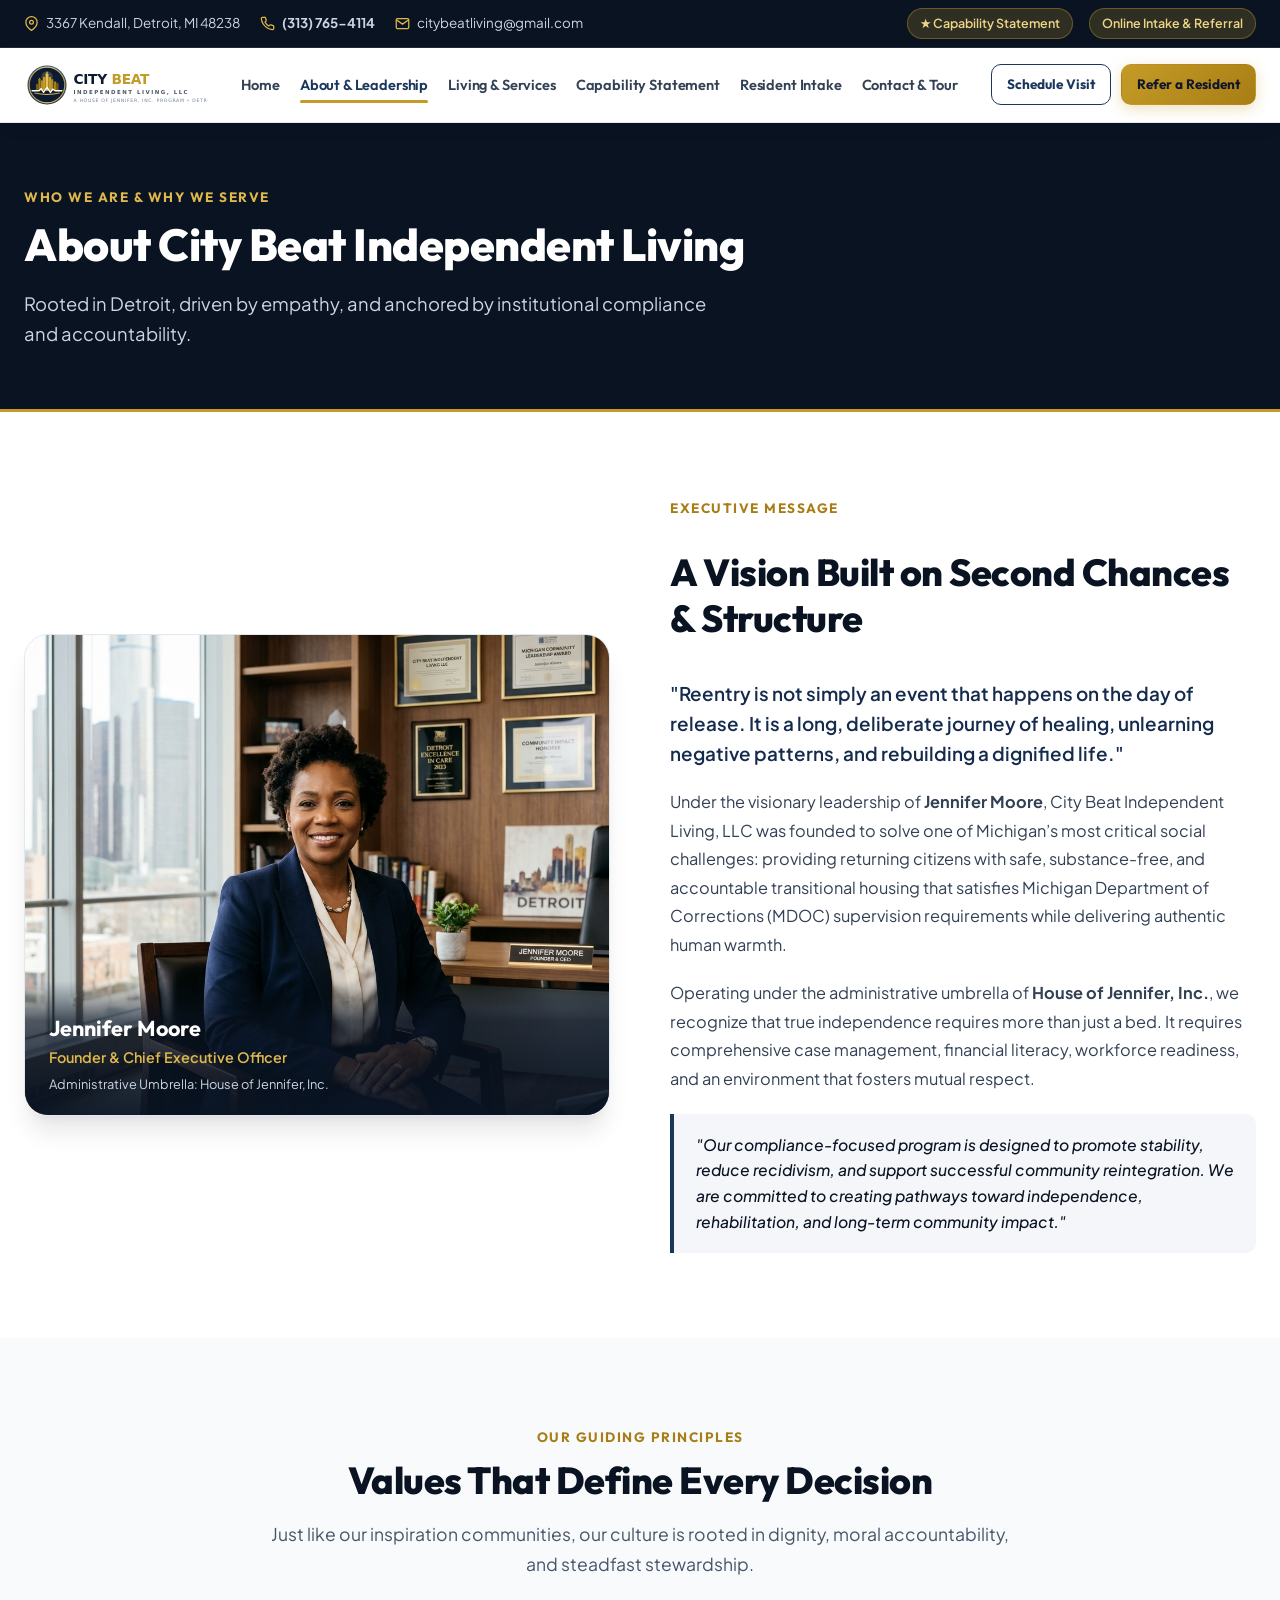
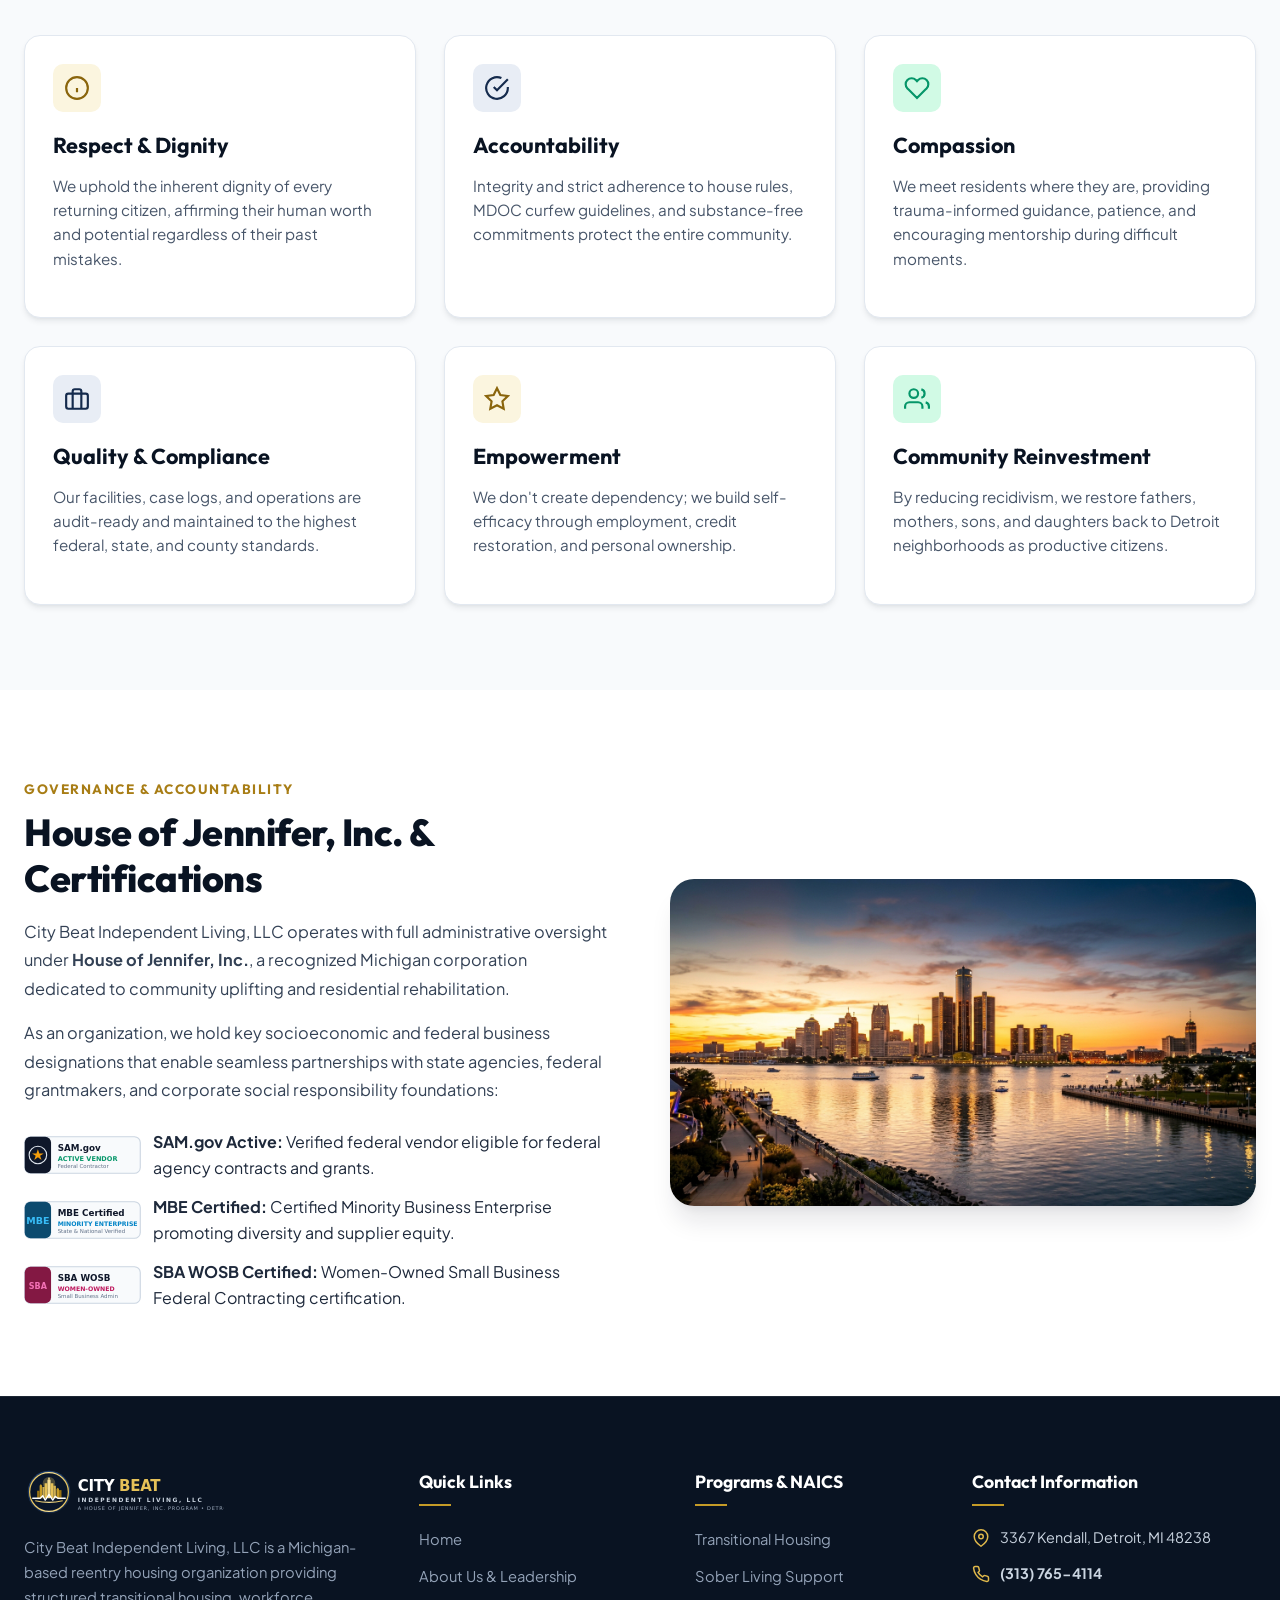
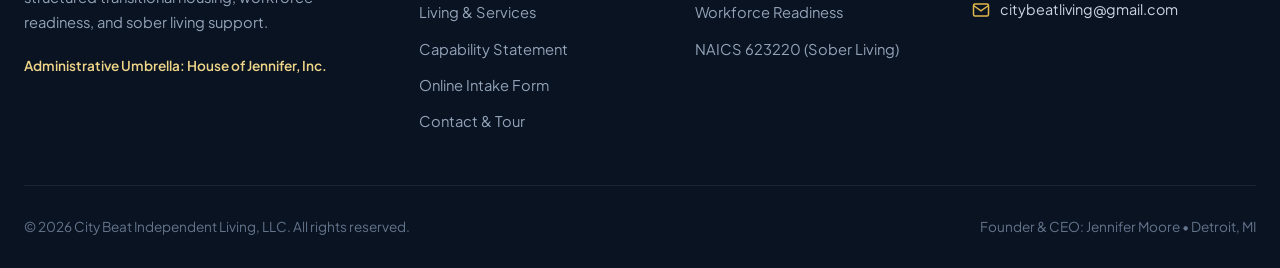
<file: pages/about.html>
<!DOCTYPE html>
<html lang="en">
<head>
  <meta charset="UTF-8">
  <meta name="viewport" content="width=device-width, initial-scale=1.0">
  <title>About Us &amp; Leadership | City Beat Independent Living, LLC</title>
  <meta name="description" content="Learn about City Beat Independent Living, LLC, our Founder &amp; CEO Jennifer Moore, and our administrative umbrella House of Jennifer, Inc. Providing Michigan returning citizens with structured transitional housing.">
  <link rel="icon" type="image/svg+xml" href="../assets/icons/logo.svg">
  <link rel="stylesheet" href="../assets/css/style.css?v=2.0">
</head>
<body>

  <!-- Top Utility Bar -->
  <aside class="top-bar">
    <div class="container">
      <div class="top-bar-info">
        <span class="top-bar-item">
          <svg width="15" height="15" viewBox="0 0 24 24" fill="none" stroke="currentColor" stroke-width="2"><path d="M21 10c0 7-9 13-9 13s-9-6-9-13a9 9 0 0 1 18 0z"></path><circle cx="12" cy="10" r="3"></circle></svg>
          3367 Kendall, Detroit, MI 48238
        </span>
        <span class="top-bar-item">
          <svg width="15" height="15" viewBox="0 0 24 24" fill="none" stroke="currentColor" stroke-width="2"><path d="M22 16.92v3a2 2 0 0 1-2.18 2 19.79 19.79 0 0 1-8.63-3.07 19.5 19.5 0 0 1-6-6 19.79 19.79 0 0 1-3.07-8.67A2 2 0 0 1 4.11 2h3a2 2 0 0 1 2 1.72 12.84 12.84 0 0 0 .7 2.81 2 2 0 0 1-.45 2.11L8.09 9.91a16 16 0 0 0 6 6l1.27-1.27a2 2 0 0 1 2.11-.45 12.84 12.84 0 0 0 2.81.7A2 2 0 0 1 22 16.92z"></path></svg>
          <a href="tel:3137654114"><strong>(313) 765-4114</strong></a>
        </span>
        <span class="top-bar-item">
          <svg width="15" height="15" viewBox="0 0 24 24" fill="none" stroke="currentColor" stroke-width="2"><path d="M4 4h16c1.1 0 2 .9 2 2v12c0 1.1-.9 2-2 2H4c-1.1 0-2-.9-2-2V6c0-1.1.9-2 2-2z"></path><polyline points="22,6 12,13 2,6"></polyline></svg>
          <a href="mailto:citybeatliving@gmail.com">citybeatliving@gmail.com</a>
        </span>
      </div>
      <div class="top-bar-actions">
        <a href="capability-statement.html" class="top-pill-btn">
          <span>★ Capability Statement</span>
        </a>
        <a href="resident-application.html" class="top-pill-btn">
          <span>Online Intake &amp; Referral</span>
        </a>
      </div>
    </div>
  </aside>

  <!-- Site Navigation Header -->
  <header class="site-header">
    <div class="container nav-container">
      <a href="../index.html" class="nav-brand" aria-label="City Beat Independent Living Home">
        <img src="../assets/icons/logo.svg" alt="City Beat Independent Living Logo" class="brand-logo-img">
      </a>

      <nav class="nav-menu" id="navMenu" aria-label="Main Navigation">
        <a href="../index.html" class="nav-link">Home</a>
        <a href="about.html" class="nav-link active">About &amp; Leadership</a>
        <a href="programs.html" class="nav-link">Living &amp; Services</a>
        <a href="capability-statement.html" class="nav-link">Capability Statement</a>
        <a href="resident-application.html" class="nav-link">Resident Intake</a>
        <a href="contact.html" class="nav-link">Contact &amp; Tour</a>
        <div class="mobile-nav-cta">
          <a href="contact.html" class="btn btn-outline btn-sm">Schedule Visit</a>
          <a href="resident-application.html" class="btn btn-gold btn-sm">Refer a Resident</a>
          <a href="tel:3137654114" class="mobile-contact-pill">
            <svg width="15" height="15" viewBox="0 0 24 24" fill="none" stroke="currentColor" stroke-width="2" aria-hidden="true"><path d="M22 16.92v3a2 2 0 0 1-2.18 2 19.79 19.79 0 0 1-8.63-3.07 19.5 19.5 0 0 1-6-6 19.79 19.79 0 0 1-3.07-8.67A2 2 0 0 1 4.11 2h3a2 2 0 0 1 2 1.72 12.84 12.84 0 0 0 .7 2.81 2 2 0 0 1-.45 2.11L8.09 9.91a16 16 0 0 0 6 6l1.27-1.27a2 2 0 0 1 2.11-.45 12.84 12.84 0 0 0 2.81.7A2 2 0 0 1 22 16.92z"></path></svg>
            <span>Call (313) 765-4114</span>
          </a>
        </div>
      </nav>

      <div class="nav-cta-group">
        <a href="contact.html" class="btn btn-outline btn-sm">Schedule Visit</a>
        <a href="resident-application.html" class="btn btn-gold btn-sm">Refer a Resident</a>
      </div>

      <button class="mobile-toggle" id="mobileToggle" aria-label="Open navigation menu" aria-expanded="false">
        <svg width="26" height="26" viewBox="0 0 24 24" fill="none" stroke="currentColor" stroke-width="2" aria-hidden="true"><line x1="3" y1="12" x2="21" y2="12"></line><line x1="3" y1="6" x2="21" y2="6"></line><line x1="3" y1="18" x2="21" y2="18"></line></svg>
      </button>
    </div>
  </header>

  <main>
    <!-- Page Banner -->
    <section class="section-dark" style="padding: 60px 0; border-bottom: 3px solid var(--gold-500);">
      <div class="container">
        <span class="section-tag" style="color: var(--gold-400);">Who We Are &amp; Why We Serve</span>
        <h1 class="section-title" style="color: var(--white); font-size: 2.8rem;">About City Beat Independent Living</h1>
        <p style="color: var(--neutral-300); font-size: 1.15rem; max-width: 700px;">
          Rooted in Detroit, driven by empathy, and anchored by institutional compliance and accountability.
        </p>
      </div>
    </section>

    <!-- Detailed About Grid -->
    <section class="section">
      <div class="container about-grid">
        <div class="about-image-column">
          <div class="about-founder-card">
            <img src="../assets/images/founder-jennifer-moore.jpg" alt="Jennifer Moore, Founder and CEO of City Beat Independent Living LLC">
            <div class="founder-info-bar">
              <div class="founder-name">Jennifer Moore</div>
              <div class="founder-role">Founder &amp; Chief Executive Officer</div>
              <div class="founder-umbrella">Administrative Umbrella: House of Jennifer, Inc.</div>
            </div>
          </div>
        </div>

        <div class="about-content-column">
          <span class="section-tag">Executive Message</span>
          <h2 class="section-title">A Vision Built on Second Chances &amp; Structure</h2>
          <p class="about-lead">
            "Reentry is not simply an event that happens on the day of release. It is a long, deliberate journey of healing, unlearning negative patterns, and rebuilding a dignified life."
          </p>
          <p class="about-text">
            Under the visionary leadership of <strong>Jennifer Moore</strong>, City Beat Independent Living, LLC was founded to solve one of Michigan’s most critical social challenges: providing returning citizens with safe, substance-free, and accountable transitional housing that satisfies Michigan Department of Corrections (MDOC) supervision requirements while delivering authentic human warmth.
          </p>
          <p class="about-text">
            Operating under the administrative umbrella of <strong>House of Jennifer, Inc.</strong>, we recognize that true independence requires more than just a bed. It requires comprehensive case management, financial literacy, workforce readiness, and an environment that fosters mutual respect.
          </p>
          <div class="about-quote-box">
            "Our compliance-focused program is designed to promote stability, reduce recidivism, and support successful community reintegration. We are committed to creating pathways toward independence, rehabilitation, and long-term community impact."
          </div>
        </div>
      </div>
    </section>

    <!-- Core Values Section (Modelled after Church of Christ Care Community) -->
    <section class="section section-alt">
      <div class="container">
        <div class="section-header">
          <span class="section-tag">Our Guiding Principles</span>
          <h2 class="section-title">Values That Define Every Decision</h2>
          <p class="section-subtitle">
            Just like our inspiration communities, our culture is rooted in dignity, moral accountability, and steadfast stewardship.
          </p>
        </div>

        <div class="services-grid">
          <div class="service-card" style="padding: 28px;">
            <div class="service-icon-wrap" style="background: var(--gold-100); color: var(--gold-700);">
              <svg viewBox="0 0 24 24" fill="none" stroke="currentColor" stroke-width="2"><circle cx="12" cy="12" r="10"></circle><path d="M12 16v-4"></path><path d="M12 8h.01"></path></svg>
            </div>
            <h3 class="service-title">Respect &amp; Dignity</h3>
            <p class="service-desc">
              We uphold the inherent dignity of every returning citizen, affirming their human worth and potential regardless of their past mistakes.
            </p>
          </div>

          <div class="service-card" style="padding: 28px;">
            <div class="service-icon-wrap" style="background: var(--primary-100); color: var(--primary-700);">
              <svg viewBox="0 0 24 24" fill="none" stroke="currentColor" stroke-width="2"><path d="M22 11.08V12a10 10 0 1 1-5.93-9.14"></path><polyline points="22 4 12 14.01 9 11.01"></polyline></svg>
            </div>
            <h3 class="service-title">Accountability</h3>
            <p class="service-desc">
              Integrity and strict adherence to house rules, MDOC curfew guidelines, and substance-free commitments protect the entire community.
            </p>
          </div>

          <div class="service-card" style="padding: 28px;">
            <div class="service-icon-wrap" style="background: var(--emerald-100); color: var(--emerald-600);">
              <svg viewBox="0 0 24 24" fill="none" stroke="currentColor" stroke-width="2"><path d="M20.84 4.61a5.5 5.5 0 0 0-7.78 0L12 5.67l-1.06-1.06a5.5 5.5 0 0 0-7.78 7.78l1.06 1.06L12 21.23l7.78-7.78 1.06-1.06a5.5 5.5 0 0 0 0-7.78z"></path></svg>
            </div>
            <h3 class="service-title">Compassion</h3>
            <p class="service-desc">
              We meet residents where they are, providing trauma-informed guidance, patience, and encouraging mentorship during difficult moments.
            </p>
          </div>

          <div class="service-card" style="padding: 28px;">
            <div class="service-icon-wrap" style="background: var(--primary-100); color: var(--primary-700);">
              <svg viewBox="0 0 24 24" fill="none" stroke="currentColor" stroke-width="2"><rect x="2" y="7" width="20" height="14" rx="2" ry="2"></rect><path d="M16 21V5a2 2 0 0 0-2-2h-4a2 2 0 0 0-2 2v16"></path></svg>
            </div>
            <h3 class="service-title">Quality &amp; Compliance</h3>
            <p class="service-desc">
              Our facilities, case logs, and operations are audit-ready and maintained to the highest federal, state, and county standards.
            </p>
          </div>

          <div class="service-card" style="padding: 28px;">
            <div class="service-icon-wrap" style="background: var(--gold-100); color: var(--gold-700);">
              <svg viewBox="0 0 24 24" fill="none" stroke="currentColor" stroke-width="2"><polygon points="12 2 15.09 8.26 22 9.27 17 14.14 18.18 21.02 12 17.77 5.82 21.02 7 14.14 2 9.27 8.91 8.26 12 2"></polygon></svg>
            </div>
            <h3 class="service-title">Empowerment</h3>
            <p class="service-desc">
              We don't create dependency; we build self-efficacy through employment, credit restoration, and personal ownership.
            </p>
          </div>

          <div class="service-card" style="padding: 28px;">
            <div class="service-icon-wrap" style="background: var(--emerald-100); color: var(--emerald-600);">
              <svg viewBox="0 0 24 24" fill="none" stroke="currentColor" stroke-width="2"><path d="M17 21v-2a4 4 0 0 0-4-4H5a4 4 0 0 0-4 4v2"></path><circle cx="9" cy="7" r="4"></circle><path d="M23 21v-2a4 4 0 0 0-3-3.87"></path><path d="M16 3.13a4 4 0 0 1 0 7.75"></path></svg>
            </div>
            <h3 class="service-title">Community Reinvestment</h3>
            <p class="service-desc">
              By reducing recidivism, we restore fathers, mothers, sons, and daughters back to Detroit neighborhoods as productive citizens.
            </p>
          </div>
        </div>
      </div>
    </section>

    <!-- Administrative Umbrella & Certifications -->
    <section class="section">
      <div class="container">
        <div class="about-grid" style="align-items: center;">
          <div>
            <span class="section-tag">Governance &amp; Accountability</span>
            <h2 class="section-title">House of Jennifer, Inc. &amp; Certifications</h2>
            <p class="about-text" style="margin-bottom: 16px;">
              City Beat Independent Living, LLC operates with full administrative oversight under <strong>House of Jennifer, Inc.</strong>, a recognized Michigan corporation dedicated to community uplifting and residential rehabilitation.
            </p>
            <p class="about-text" style="margin-bottom: 24px;">
              As an organization, we hold key socioeconomic and federal business designations that enable seamless partnerships with state agencies, federal grantmakers, and corporate social responsibility foundations:
            </p>
            <ul style="display: flex; flex-direction: column; gap: 12px;">
              <li style="display: flex; gap: 12px; align-items: center;">
                <img src="../assets/icons/badge-sam.svg" alt="SAM.gov badge" style="height: 38px;">
                <span><strong>SAM.gov Active:</strong> Verified federal vendor eligible for federal agency contracts and grants.</span>
              </li>
              <li style="display: flex; gap: 12px; align-items: center;">
                <img src="../assets/icons/badge-mbe.svg" alt="MBE badge" style="height: 38px;">
                <span><strong>MBE Certified:</strong> Certified Minority Business Enterprise promoting diversity and supplier equity.</span>
              </li>
              <li style="display: flex; gap: 12px; align-items: center;">
                <img src="../assets/icons/badge-wosb.svg" alt="SBA WOSB badge" style="height: 38px;">
                <span><strong>SBA WOSB Certified:</strong> Women-Owned Small Business Federal Contracting certification.</span>
              </li>
            </ul>
          </div>
          <div>
            <div style="border-radius: var(--radius-xl); overflow: hidden; box-shadow: var(--shadow-xl);">
              <img src="../assets/images/detroit-skyline.jpg" alt="Detroit Riverfront Skyline at Sunset">
            </div>
          </div>
        </div>
      </div>
    </section>
  </main>

  <!-- Site Footer -->
  <footer class="site-footer">
    <div class="container">
      <div class="footer-grid">
        <div class="footer-col-brand">
          <img src="../assets/icons/logo-white.svg" alt="City Beat Logo" class="footer-logo-img">
          <p>
            City Beat Independent Living, LLC is a Michigan-based reentry housing organization providing structured transitional housing, workforce readiness, and sober living support.
          </p>
          <div style="font-size: 0.85rem; color: var(--gold-300); font-weight: 600;">
            Administrative Umbrella: House of Jennifer, Inc.
          </div>
        </div>
        <div>
          <h4 class="footer-heading">Quick Links</h4>
          <ul class="footer-links">
            <li><a href="../index.html" class="footer-link">Home</a></li>
            <li><a href="about.html" class="footer-link">About Us &amp; Leadership</a></li>
            <li><a href="programs.html" class="footer-link">Living &amp; Services</a></li>
            <li><a href="capability-statement.html" class="footer-link">Capability Statement</a></li>
            <li><a href="resident-application.html" class="footer-link">Online Intake Form</a></li>
            <li><a href="contact.html" class="footer-link">Contact &amp; Tour</a></li>
          </ul>
        </div>
        <div>
          <h4 class="footer-heading">Programs &amp; NAICS</h4>
          <ul class="footer-links">
            <li><a href="programs.html#transitional" class="footer-link">Transitional Housing</a></li>
            <li><a href="programs.html#sober" class="footer-link">Sober Living Support</a></li>
            <li><a href="programs.html#workforce" class="footer-link">Workforce Readiness</a></li>
            <li><a href="capability-statement.html" class="footer-link">NAICS 623220 (Sober Living)</a></li>
          </ul>
        </div>
        <div>
          <h4 class="footer-heading">Contact Information</h4>
          <div class="footer-contact-item">
            <svg width="18" height="18" viewBox="0 0 24 24" fill="none" stroke="currentColor" stroke-width="2"><path d="M21 10c0 7-9 13-9 13s-9-6-9-13a9 9 0 0 1 18 0z"></path><circle cx="12" cy="10" r="3"></circle></svg>
            <div>3367 Kendall, Detroit, MI 48238</div>
          </div>
          <div class="footer-contact-item">
            <svg width="18" height="18" viewBox="0 0 24 24" fill="none" stroke="currentColor" stroke-width="2"><path d="M22 16.92v3a2 2 0 0 1-2.18 2 19.79 19.79 0 0 1-8.63-3.07 19.5 19.5 0 0 1-6-6 19.79 19.79 0 0 1-3.07-8.67A2 2 0 0 1 4.11 2h3a2 2 0 0 1 2 1.72 12.84 12.84 0 0 0 .7 2.81 2 2 0 0 1-.45 2.11L8.09 9.91a16 16 0 0 0 6 6l1.27-1.27a2 2 0 0 1 2.11-.45 12.84 12.84 0 0 0 2.81.7A2 2 0 0 1 22 16.92z"></path></svg>
            <div><a href="tel:3137654114"><strong>(313) 765-4114</strong></a></div>
          </div>
          <div class="footer-contact-item">
            <svg width="18" height="18" viewBox="0 0 24 24" fill="none" stroke="currentColor" stroke-width="2"><path d="M4 4h16c1.1 0 2 .9 2 2v12c0 1.1-.9 2-2 2H4c-1.1 0-2-.9-2-2V6c0-1.1.9-2 2-2z"></path><polyline points="22,6 12,13 2,6"></polyline></svg>
            <div><a href="mailto:citybeatliving@gmail.com">citybeatliving@gmail.com</a></div>
          </div>
        </div>
      </div>
      <div class="footer-bottom">
        <div>&copy; <span class="current-year">2026</span> City Beat Independent Living, LLC. All rights reserved.</div>
        <div>Founder &amp; CEO: Jennifer Moore • Detroit, MI</div>
      </div>
    </div>
  </footer>

  <script src="../assets/js/main.js?v=2.0"></script>
</body>
</html>
</file>
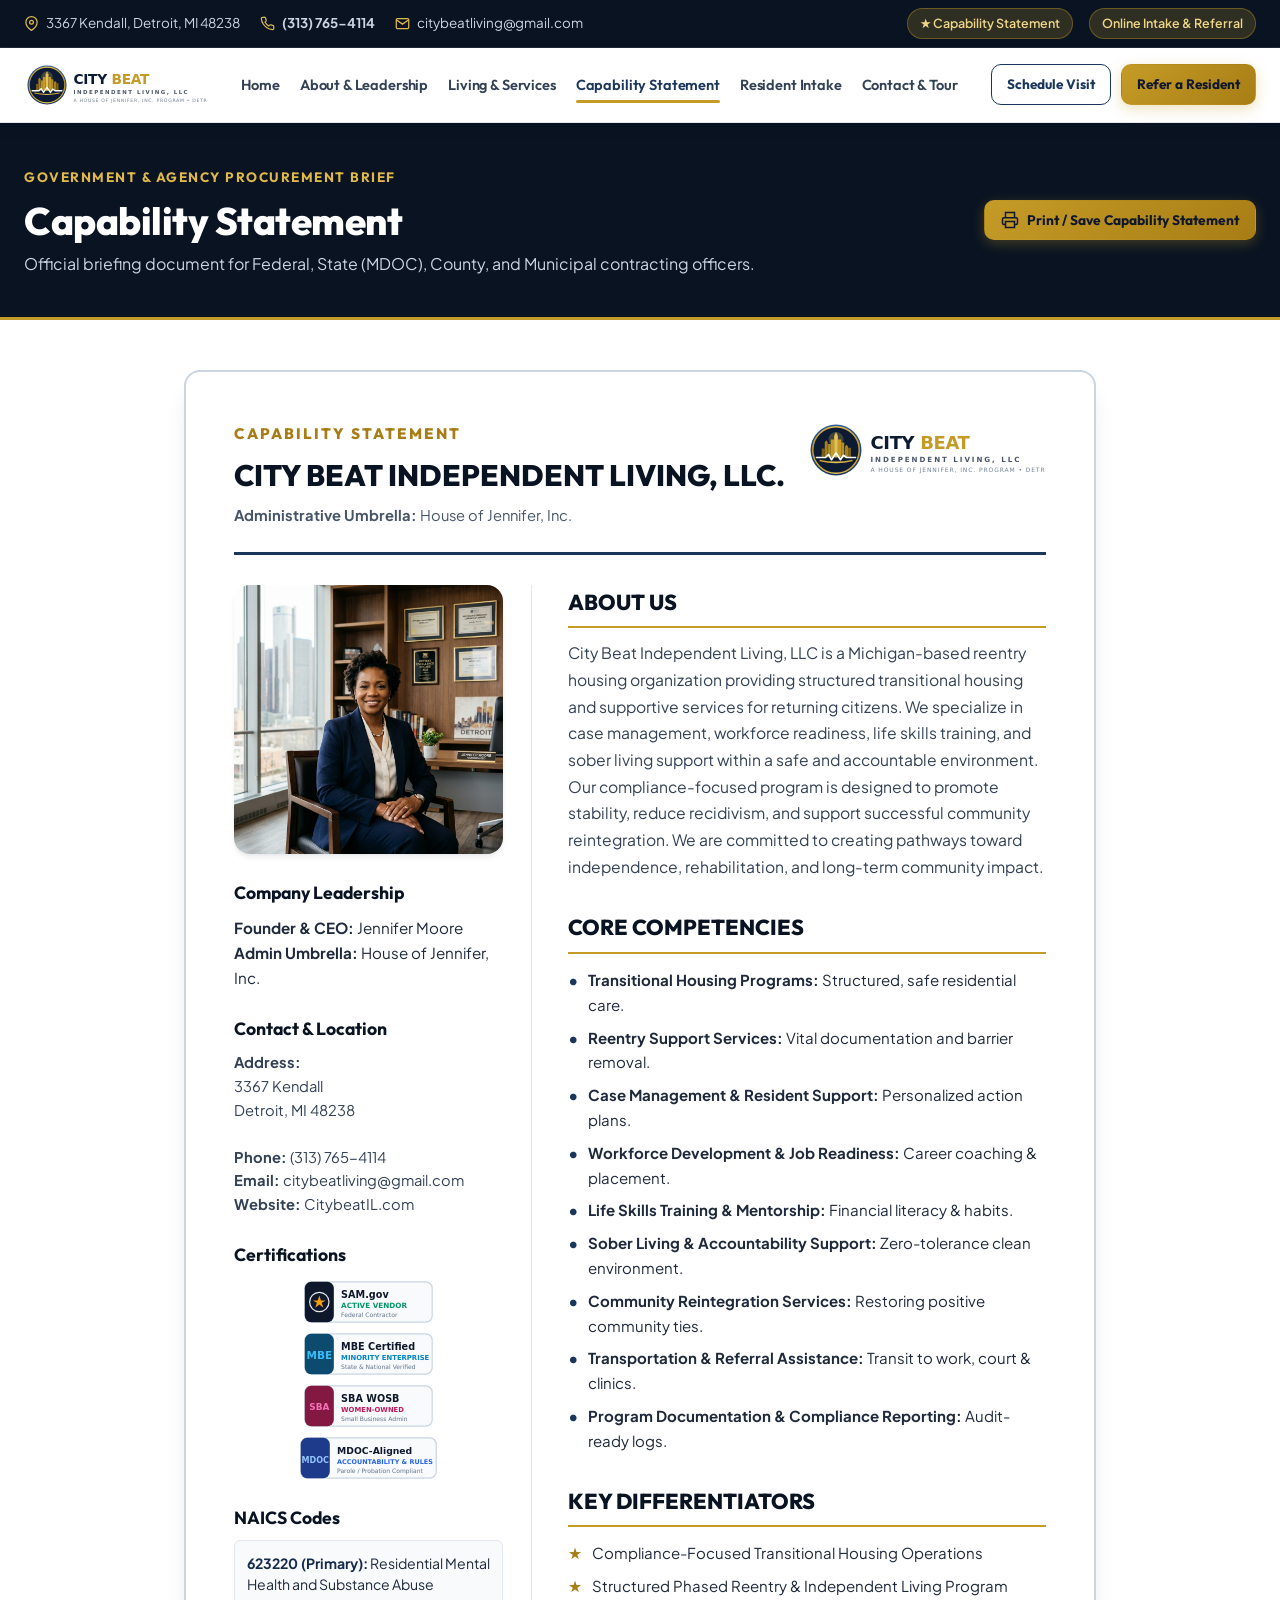
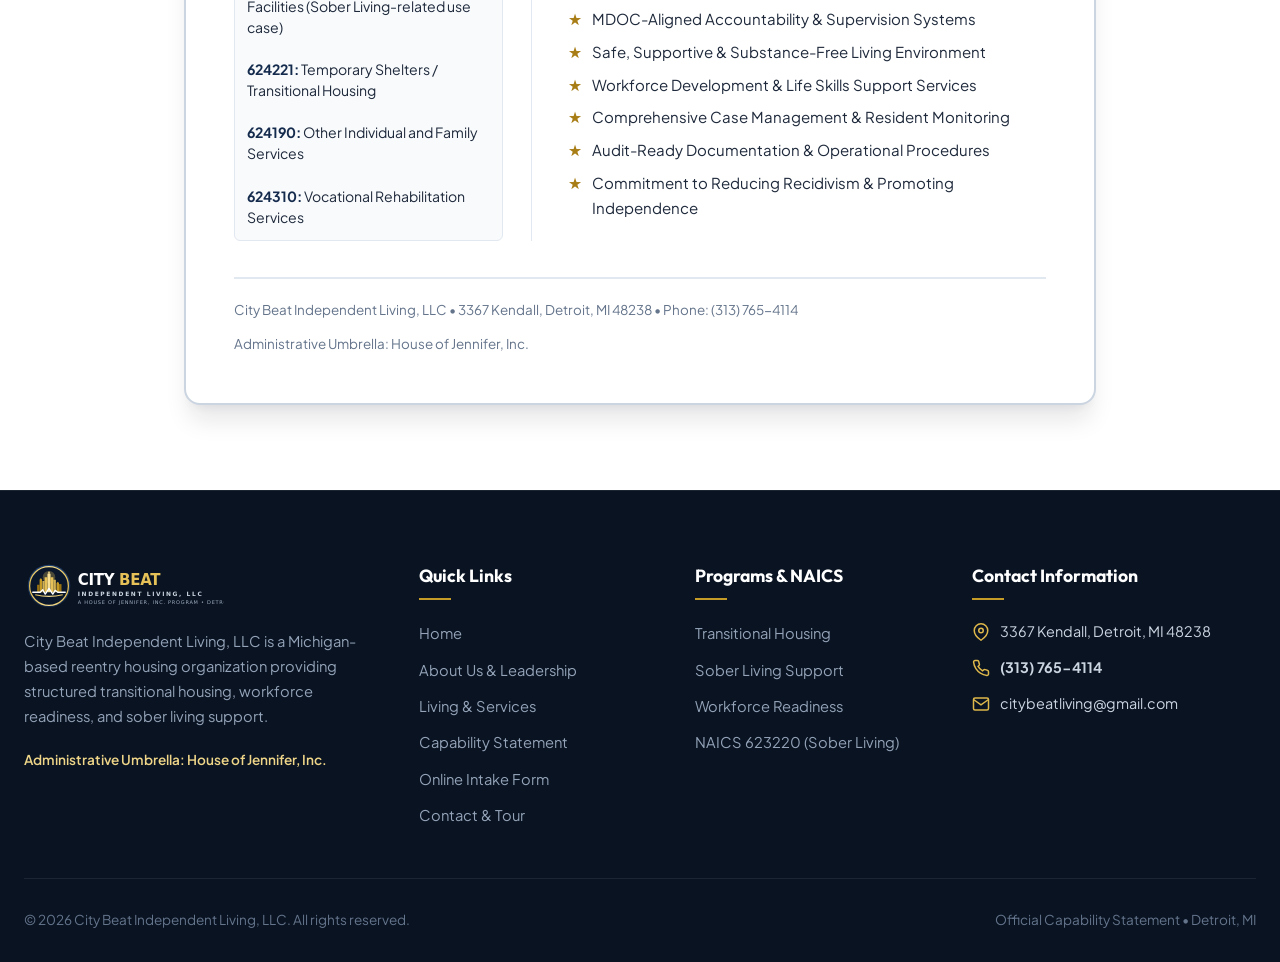
<file: pages/capability-statement.html>
<!DOCTYPE html>
<html lang="en">
<head>
  <meta charset="UTF-8">
  <meta name="viewport" content="width=device-width, initial-scale=1.0">
  <title>Official Capability Statement | City Beat Independent Living, LLC</title>
  <meta name="description" content="Official Capability Statement for City Beat Independent Living, LLC. Michigan transitional housing, SAM.gov active, MBE certified, SBA WOSB, NAICS 623220.">
  <link rel="icon" type="image/svg+xml" href="../assets/icons/logo.svg">
  <link rel="stylesheet" href="../assets/css/style.css?v=2.0">
</head>
<body>

  <!-- Top Utility Bar -->
  <aside class="top-bar">
    <div class="container">
      <div class="top-bar-info">
        <span class="top-bar-item">
          <svg width="15" height="15" viewBox="0 0 24 24" fill="none" stroke="currentColor" stroke-width="2"><path d="M21 10c0 7-9 13-9 13s-9-6-9-13a9 9 0 0 1 18 0z"></path><circle cx="12" cy="10" r="3"></circle></svg>
          3367 Kendall, Detroit, MI 48238
        </span>
        <span class="top-bar-item">
          <svg width="15" height="15" viewBox="0 0 24 24" fill="none" stroke="currentColor" stroke-width="2"><path d="M22 16.92v3a2 2 0 0 1-2.18 2 19.79 19.79 0 0 1-8.63-3.07 19.5 19.5 0 0 1-6-6 19.79 19.79 0 0 1-3.07-8.67A2 2 0 0 1 4.11 2h3a2 2 0 0 1 2 1.72 12.84 12.84 0 0 0 .7 2.81 2 2 0 0 1-.45 2.11L8.09 9.91a16 16 0 0 0 6 6l1.27-1.27a2 2 0 0 1 2.11-.45 12.84 12.84 0 0 0 2.81.7A2 2 0 0 1 22 16.92z"></path></svg>
          <a href="tel:3137654114"><strong>(313) 765-4114</strong></a>
        </span>
        <span class="top-bar-item">
          <svg width="15" height="15" viewBox="0 0 24 24" fill="none" stroke="currentColor" stroke-width="2"><path d="M4 4h16c1.1 0 2 .9 2 2v12c0 1.1-.9 2-2 2H4c-1.1 0-2-.9-2-2V6c0-1.1.9-2 2-2z"></path><polyline points="22,6 12,13 2,6"></polyline></svg>
          <a href="mailto:citybeatliving@gmail.com">citybeatliving@gmail.com</a>
        </span>
      </div>
      <div class="top-bar-actions">
        <a href="capability-statement.html" class="top-pill-btn">
          <span>★ Capability Statement</span>
        </a>
        <a href="resident-application.html" class="top-pill-btn">
          <span>Online Intake &amp; Referral</span>
        </a>
      </div>
    </div>
  </aside>

  <!-- Navigation -->
  <header class="site-header">
    <div class="container nav-container">
      <a href="../index.html" class="nav-brand" aria-label="City Beat Independent Living Home">
        <img src="../assets/icons/logo.svg" alt="City Beat Independent Living Logo" class="brand-logo-img">
      </a>
      <nav class="nav-menu" id="navMenu" aria-label="Main Navigation">
        <a href="../index.html" class="nav-link">Home</a>
        <a href="about.html" class="nav-link">About &amp; Leadership</a>
        <a href="programs.html" class="nav-link">Living &amp; Services</a>
        <a href="capability-statement.html" class="nav-link active">Capability Statement</a>
        <a href="resident-application.html" class="nav-link">Resident Intake</a>
        <a href="contact.html" class="nav-link">Contact &amp; Tour</a>
        <div class="mobile-nav-cta">
          <a href="contact.html" class="btn btn-outline btn-sm">Schedule Visit</a>
          <a href="resident-application.html" class="btn btn-gold btn-sm">Refer a Resident</a>
          <a href="tel:3137654114" class="mobile-contact-pill">
            <svg width="15" height="15" viewBox="0 0 24 24" fill="none" stroke="currentColor" stroke-width="2" aria-hidden="true"><path d="M22 16.92v3a2 2 0 0 1-2.18 2 19.79 19.79 0 0 1-8.63-3.07 19.5 19.5 0 0 1-6-6 19.79 19.79 0 0 1-3.07-8.67A2 2 0 0 1 4.11 2h3a2 2 0 0 1 2 1.72 12.84 12.84 0 0 0 .7 2.81 2 2 0 0 1-.45 2.11L8.09 9.91a16 16 0 0 0 6 6l1.27-1.27a2 2 0 0 1 2.11-.45 12.84 12.84 0 0 0 2.81.7A2 2 0 0 1 22 16.92z"></path></svg>
            <span>Call (313) 765-4114</span>
          </a>
        </div>
      </nav>
      <div class="nav-cta-group">
        <a href="contact.html" class="btn btn-outline btn-sm">Schedule Visit</a>
        <a href="resident-application.html" class="btn btn-gold btn-sm">Refer a Resident</a>
      </div>
      <button class="mobile-toggle" id="mobileToggle" aria-label="Open navigation menu" aria-expanded="false">
        <svg width="26" height="26" viewBox="0 0 24 24" fill="none" stroke="currentColor" stroke-width="2" aria-hidden="true"><line x1="3" y1="12" x2="21" y2="12"></line><line x1="3" y1="6" x2="21" y2="6"></line><line x1="3" y1="18" x2="21" y2="18"></line></svg>
      </button>
    </div>
  </header>

  <main>
    <!-- Page Header & Action Strip -->
    <section class="section-dark" style="padding: 40px 0; border-bottom: 3px solid var(--gold-500);">
      <div class="container" style="display: flex; justify-content: space-between; align-items: center; flex-wrap: wrap; gap: 20px;">
        <div>
          <span class="section-tag" style="color: var(--gold-400);">Government &amp; Agency Procurement Brief</span>
          <h1 class="section-title" style="color: var(--white); font-size: 2.4rem; margin-bottom: 6px;">Capability Statement</h1>
          <p style="color: var(--neutral-300); font-size: 1rem;">
            Official briefing document for Federal, State (MDOC), County, and Municipal contracting officers.
          </p>
        </div>
        <div style="display: flex; gap: 12px;">
          <button type="button" class="btn btn-gold btn-sm" onclick="window.print()">
            <svg width="18" height="18" viewBox="0 0 24 24" fill="none" stroke="currentColor" stroke-width="2"><polyline points="6 9 6 2 18 2 18 9"></polyline><path d="M6 18H4a2 2 0 0 1-2-2v-5a2 2 0 0 1 2-2h16a2 2 0 0 1 2 2v5a2 2 0 0 1-2 2h-2"></path><rect x="6" y="14" width="12" height="8"></rect></svg>
            <span>Print / Save Capability Statement</span>
          </button>
        </div>
      </div>
    </section>

    <!-- The Capability Document Body (Styled precisely to match the official document) -->
    <section class="section" style="padding-top: 50px;">
      <div class="container container-narrow">
        <div style="background: var(--white); border: 2px solid var(--neutral-300); border-radius: var(--radius-lg); padding: 48px; box-shadow: var(--shadow-xl);">
          
          <!-- Document Header -->
          <div style="display: flex; justify-content: space-between; align-items: flex-start; border-bottom: 3px solid var(--primary-600); padding-bottom: 24px; margin-bottom: 30px; flex-wrap: wrap; gap: 20px;">
            <div>
              <span style="font-family: var(--font-heading); font-size: 0.95rem; font-weight: 800; color: var(--gold-600); text-transform: uppercase; letter-spacing: 2px;">
                CAPABILITY STATEMENT
              </span>
              <h2 style="font-family: var(--font-heading); font-size: 1.85rem; font-weight: 800; color: var(--primary-900); margin-top: 4px;">
                CITY BEAT INDEPENDENT LIVING, LLC.
              </h2>
              <div style="font-size: 0.92rem; color: var(--neutral-600); margin-top: 4px;">
                <strong>Administrative Umbrella:</strong> House of Jennifer, Inc.
              </div>
            </div>
            <div style="text-align: right;">
              <img src="../assets/icons/logo.svg" alt="City Beat Logo" style="height: 60px; width: auto; margin-left: auto;">
            </div>
          </div>

          <!-- Document Grid: Left Sidebar Info + Right Main Content -->
          <div style="display: grid; grid-template-columns: 1fr 1.6fr; gap: 36px;">
            
            <!-- Left Column: Company Details, Certs & NAICS -->
            <div style="border-right: 1px solid var(--neutral-200); padding-right: 28px;">
              
              <div style="border-radius: var(--radius-lg); overflow: hidden; margin-bottom: 24px; box-shadow: var(--shadow-md);">
                <img src="../assets/images/founder-jennifer-moore.jpg" alt="Jennifer Moore, Founder &amp; CEO">
              </div>

              <div style="margin-bottom: 24px;">
                <h4 style="font-family: var(--font-heading); font-size: 1.1rem; font-weight: 700; color: var(--primary-900); margin-bottom: 8px;">
                  Company Leadership
                </h4>
                <p style="font-size: 0.95rem; color: var(--neutral-800);">
                  <strong>Founder &amp; CEO:</strong> Jennifer Moore<br>
                  <strong>Admin Umbrella:</strong> House of Jennifer, Inc.
                </p>
              </div>

              <div style="margin-bottom: 24px;">
                <h4 style="font-family: var(--font-heading); font-size: 1.1rem; font-weight: 700; color: var(--primary-900); margin-bottom: 8px;">
                  Contact &amp; Location
                </h4>
                <p style="font-size: 0.92rem; color: var(--neutral-700); line-height: 1.6;">
                  <strong>Address:</strong><br>
                  3367 Kendall<br>
                  Detroit, MI 48238<br><br>
                  <strong>Phone:</strong> (313) 765-4114<br>
                  <strong>Email:</strong> citybeatliving@gmail.com<br>
                  <strong>Website:</strong> CitybeatIL.com
                </p>
              </div>

              <div style="margin-bottom: 24px;">
                <h4 style="font-family: var(--font-heading); font-size: 1.1rem; font-weight: 700; color: var(--primary-900); margin-bottom: 12px;">
                  Certifications
                </h4>
                <div style="display: flex; flex-direction: column; gap: 10px;">
                  <img src="../assets/icons/badge-sam.svg" alt="SAM.gov Certified Active" style="height: 42px; width: auto;">
                  <img src="../assets/icons/badge-mbe.svg" alt="MBE Certified" style="height: 42px; width: auto;">
                  <img src="../assets/icons/badge-wosb.svg" alt="SBA WOSB Certified" style="height: 42px; width: auto;">
                  <img src="../assets/icons/badge-mdoc.svg" alt="MDOC-Aligned Systems" style="height: 42px; width: auto;">
                </div>
              </div>

              <div>
                <h4 style="font-family: var(--font-heading); font-size: 1.1rem; font-weight: 700; color: var(--primary-900); margin-bottom: 8px;">
                  NAICS Codes
                </h4>
                <div style="background: var(--neutral-50); border: 1px solid var(--neutral-200); border-radius: var(--radius-sm); padding: 12px; font-size: 0.88rem; line-height: 1.5;">
                  <strong style="color: var(--primary-700);">623220 (Primary):</strong> Residential Mental Health and Substance Abuse Facilities (Sober Living-related use case)<br><br>
                  <strong style="color: var(--primary-700);">624221:</strong> Temporary Shelters / Transitional Housing<br><br>
                  <strong style="color: var(--primary-700);">624190:</strong> Other Individual and Family Services<br><br>
                  <strong style="color: var(--primary-700);">624310:</strong> Vocational Rehabilitation Services
                </div>
              </div>

            </div>

            <!-- Right Column: About Us, Core Competencies, Key Differentiators -->
            <div>
              
              <!-- About Us Block -->
              <div style="margin-bottom: 30px;">
                <h3 style="font-family: var(--font-heading); font-size: 1.35rem; font-weight: 800; color: var(--primary-900); border-bottom: 2px solid var(--gold-500); padding-bottom: 6px; margin-bottom: 12px; text-transform: uppercase;">
                  About Us
                </h3>
                <p style="font-size: 0.98rem; line-height: 1.7; color: var(--neutral-700);">
                  City Beat Independent Living, LLC is a Michigan-based reentry housing organization providing structured transitional housing and supportive services for returning citizens. We specialize in case management, workforce readiness, life skills training, and sober living support within a safe and accountable environment. Our compliance-focused program is designed to promote stability, reduce recidivism, and support successful community reintegration. We are committed to creating pathways toward independence, rehabilitation, and long-term community impact.
                </p>
              </div>

              <!-- Core Competencies Block -->
              <div style="margin-bottom: 30px;">
                <h3 style="font-family: var(--font-heading); font-size: 1.35rem; font-weight: 800; color: var(--primary-900); border-bottom: 2px solid var(--gold-500); padding-bottom: 6px; margin-bottom: 14px; text-transform: uppercase;">
                  Core Competencies
                </h3>
                <ul style="display: flex; flex-direction: column; gap: 8px;">
                  <li style="display: flex; gap: 10px; font-size: 0.94rem; color: var(--neutral-800);">
                    <span style="color: var(--primary-600); font-weight: 800;">•</span>
                    <span><strong>Transitional Housing Programs:</strong> Structured, safe residential care.</span>
                  </li>
                  <li style="display: flex; gap: 10px; font-size: 0.94rem; color: var(--neutral-800);">
                    <span style="color: var(--primary-600); font-weight: 800;">•</span>
                    <span><strong>Reentry Support Services:</strong> Vital documentation and barrier removal.</span>
                  </li>
                  <li style="display: flex; gap: 10px; font-size: 0.94rem; color: var(--neutral-800);">
                    <span style="color: var(--primary-600); font-weight: 800;">•</span>
                    <span><strong>Case Management &amp; Resident Support:</strong> Personalized action plans.</span>
                  </li>
                  <li style="display: flex; gap: 10px; font-size: 0.94rem; color: var(--neutral-800);">
                    <span style="color: var(--primary-600); font-weight: 800;">•</span>
                    <span><strong>Workforce Development &amp; Job Readiness:</strong> Career coaching &amp; placement.</span>
                  </li>
                  <li style="display: flex; gap: 10px; font-size: 0.94rem; color: var(--neutral-800);">
                    <span style="color: var(--primary-600); font-weight: 800;">•</span>
                    <span><strong>Life Skills Training &amp; Mentorship:</strong> Financial literacy &amp; habits.</span>
                  </li>
                  <li style="display: flex; gap: 10px; font-size: 0.94rem; color: var(--neutral-800);">
                    <span style="color: var(--primary-600); font-weight: 800;">•</span>
                    <span><strong>Sober Living &amp; Accountability Support:</strong> Zero-tolerance clean environment.</span>
                  </li>
                  <li style="display: flex; gap: 10px; font-size: 0.94rem; color: var(--neutral-800);">
                    <span style="color: var(--primary-600); font-weight: 800;">•</span>
                    <span><strong>Community Reintegration Services:</strong> Restoring positive community ties.</span>
                  </li>
                  <li style="display: flex; gap: 10px; font-size: 0.94rem; color: var(--neutral-800);">
                    <span style="color: var(--primary-600); font-weight: 800;">•</span>
                    <span><strong>Transportation &amp; Referral Assistance:</strong> Transit to work, court &amp; clinics.</span>
                  </li>
                  <li style="display: flex; gap: 10px; font-size: 0.94rem; color: var(--neutral-800);">
                    <span style="color: var(--primary-600); font-weight: 800;">•</span>
                    <span><strong>Program Documentation &amp; Compliance Reporting:</strong> Audit-ready logs.</span>
                  </li>
                </ul>
              </div>

              <!-- Key Differentiators Block -->
              <div>
                <h3 style="font-family: var(--font-heading); font-size: 1.35rem; font-weight: 800; color: var(--primary-900); border-bottom: 2px solid var(--gold-500); padding-bottom: 6px; margin-bottom: 14px; text-transform: uppercase;">
                  Key Differentiators
                </h3>
                <ul style="display: flex; flex-direction: column; gap: 8px;">
                  <li style="display: flex; gap: 10px; font-size: 0.94rem; color: var(--neutral-800);">
                    <span style="color: var(--gold-600); font-weight: 800;">★</span>
                    <span>Compliance-Focused Transitional Housing Operations</span>
                  </li>
                  <li style="display: flex; gap: 10px; font-size: 0.94rem; color: var(--neutral-800);">
                    <span style="color: var(--gold-600); font-weight: 800;">★</span>
                    <span>Structured Phased Reentry &amp; Independent Living Program</span>
                  </li>
                  <li style="display: flex; gap: 10px; font-size: 0.94rem; color: var(--neutral-800);">
                    <span style="color: var(--gold-600); font-weight: 800;">★</span>
                    <span>MDOC-Aligned Accountability &amp; Supervision Systems</span>
                  </li>
                  <li style="display: flex; gap: 10px; font-size: 0.94rem; color: var(--neutral-800);">
                    <span style="color: var(--gold-600); font-weight: 800;">★</span>
                    <span>Safe, Supportive &amp; Substance-Free Living Environment</span>
                  </li>
                  <li style="display: flex; gap: 10px; font-size: 0.94rem; color: var(--neutral-800);">
                    <span style="color: var(--gold-600); font-weight: 800;">★</span>
                    <span>Workforce Development &amp; Life Skills Support Services</span>
                  </li>
                  <li style="display: flex; gap: 10px; font-size: 0.94rem; color: var(--neutral-800);">
                    <span style="color: var(--gold-600); font-weight: 800;">★</span>
                    <span>Comprehensive Case Management &amp; Resident Monitoring</span>
                  </li>
                  <li style="display: flex; gap: 10px; font-size: 0.94rem; color: var(--neutral-800);">
                    <span style="color: var(--gold-600); font-weight: 800;">★</span>
                    <span>Audit-Ready Documentation &amp; Operational Procedures</span>
                  </li>
                  <li style="display: flex; gap: 10px; font-size: 0.94rem; color: var(--neutral-800);">
                    <span style="color: var(--gold-600); font-weight: 800;">★</span>
                    <span>Commitment to Reducing Recidivism &amp; Promoting Independence</span>
                  </li>
                </ul>
              </div>

            </div>
          </div>

          <!-- Document Footer -->
          <div style="margin-top: 36px; padding-top: 20px; border-top: 2px solid var(--neutral-200); display: flex; justify-content: space-between; align-items: center; font-size: 0.84rem; color: var(--neutral-500); flex-wrap: wrap; gap: 12px;">
            <div>
              City Beat Independent Living, LLC • 3367 Kendall, Detroit, MI 48238 • Phone: (313) 765-4114
            </div>
            <div>
              Administrative Umbrella: House of Jennifer, Inc.
            </div>
          </div>

        </div>
      </div>
    </section>
  </main>

  <!-- Site Footer -->
  <footer class="site-footer">
    <div class="container">
      <div class="footer-grid">
        <div class="footer-col-brand">
          <img src="../assets/icons/logo-white.svg" alt="City Beat Logo" class="footer-logo-img">
          <p>
            City Beat Independent Living, LLC is a Michigan-based reentry housing organization providing structured transitional housing, workforce readiness, and sober living support.
          </p>
          <div style="font-size: 0.85rem; color: var(--gold-300); font-weight: 600;">
            Administrative Umbrella: House of Jennifer, Inc.
          </div>
        </div>
        <div>
          <h4 class="footer-heading">Quick Links</h4>
          <ul class="footer-links">
            <li><a href="../index.html" class="footer-link">Home</a></li>
            <li><a href="about.html" class="footer-link">About Us &amp; Leadership</a></li>
            <li><a href="programs.html" class="footer-link">Living &amp; Services</a></li>
            <li><a href="capability-statement.html" class="footer-link">Capability Statement</a></li>
            <li><a href="resident-application.html" class="footer-link">Online Intake Form</a></li>
            <li><a href="contact.html" class="footer-link">Contact &amp; Tour</a></li>
          </ul>
        </div>
        <div>
          <h4 class="footer-heading">Programs &amp; NAICS</h4>
          <ul class="footer-links">
            <li><a href="programs.html#transitional" class="footer-link">Transitional Housing</a></li>
            <li><a href="programs.html#sober" class="footer-link">Sober Living Support</a></li>
            <li><a href="programs.html#workforce" class="footer-link">Workforce Readiness</a></li>
            <li><a href="capability-statement.html" class="footer-link">NAICS 623220 (Sober Living)</a></li>
          </ul>
        </div>
        <div>
          <h4 class="footer-heading">Contact Information</h4>
          <div class="footer-contact-item">
            <svg width="18" height="18" viewBox="0 0 24 24" fill="none" stroke="currentColor" stroke-width="2"><path d="M21 10c0 7-9 13-9 13s-9-6-9-13a9 9 0 0 1 18 0z"></path><circle cx="12" cy="10" r="3"></circle></svg>
            <div>3367 Kendall, Detroit, MI 48238</div>
          </div>
          <div class="footer-contact-item">
            <svg width="18" height="18" viewBox="0 0 24 24" fill="none" stroke="currentColor" stroke-width="2"><path d="M22 16.92v3a2 2 0 0 1-2.18 2 19.79 19.79 0 0 1-8.63-3.07 19.5 19.5 0 0 1-6-6 19.79 19.79 0 0 1-3.07-8.67A2 2 0 0 1 4.11 2h3a2 2 0 0 1 2 1.72 12.84 12.84 0 0 0 .7 2.81 2 2 0 0 1-.45 2.11L8.09 9.91a16 16 0 0 0 6 6l1.27-1.27a2 2 0 0 1 2.11-.45 12.84 12.84 0 0 0 2.81.7A2 2 0 0 1 22 16.92z"></path></svg>
            <div><a href="tel:3137654114"><strong>(313) 765-4114</strong></a></div>
          </div>
          <div class="footer-contact-item">
            <svg width="18" height="18" viewBox="0 0 24 24" fill="none" stroke="currentColor" stroke-width="2"><path d="M4 4h16c1.1 0 2 .9 2 2v12c0 1.1-.9 2-2 2H4c-1.1 0-2-.9-2-2V6c0-1.1.9-2 2-2z"></path><polyline points="22,6 12,13 2,6"></polyline></svg>
            <div><a href="mailto:citybeatliving@gmail.com">citybeatliving@gmail.com</a></div>
          </div>
        </div>
      </div>
      <div class="footer-bottom">
        <div>&copy; <span class="current-year">2026</span> City Beat Independent Living, LLC. All rights reserved.</div>
        <div>Official Capability Statement • Detroit, MI</div>
      </div>
    </div>
  </footer>

  <script src="../assets/js/main.js?v=2.0"></script>
</body>
</html>
</file>
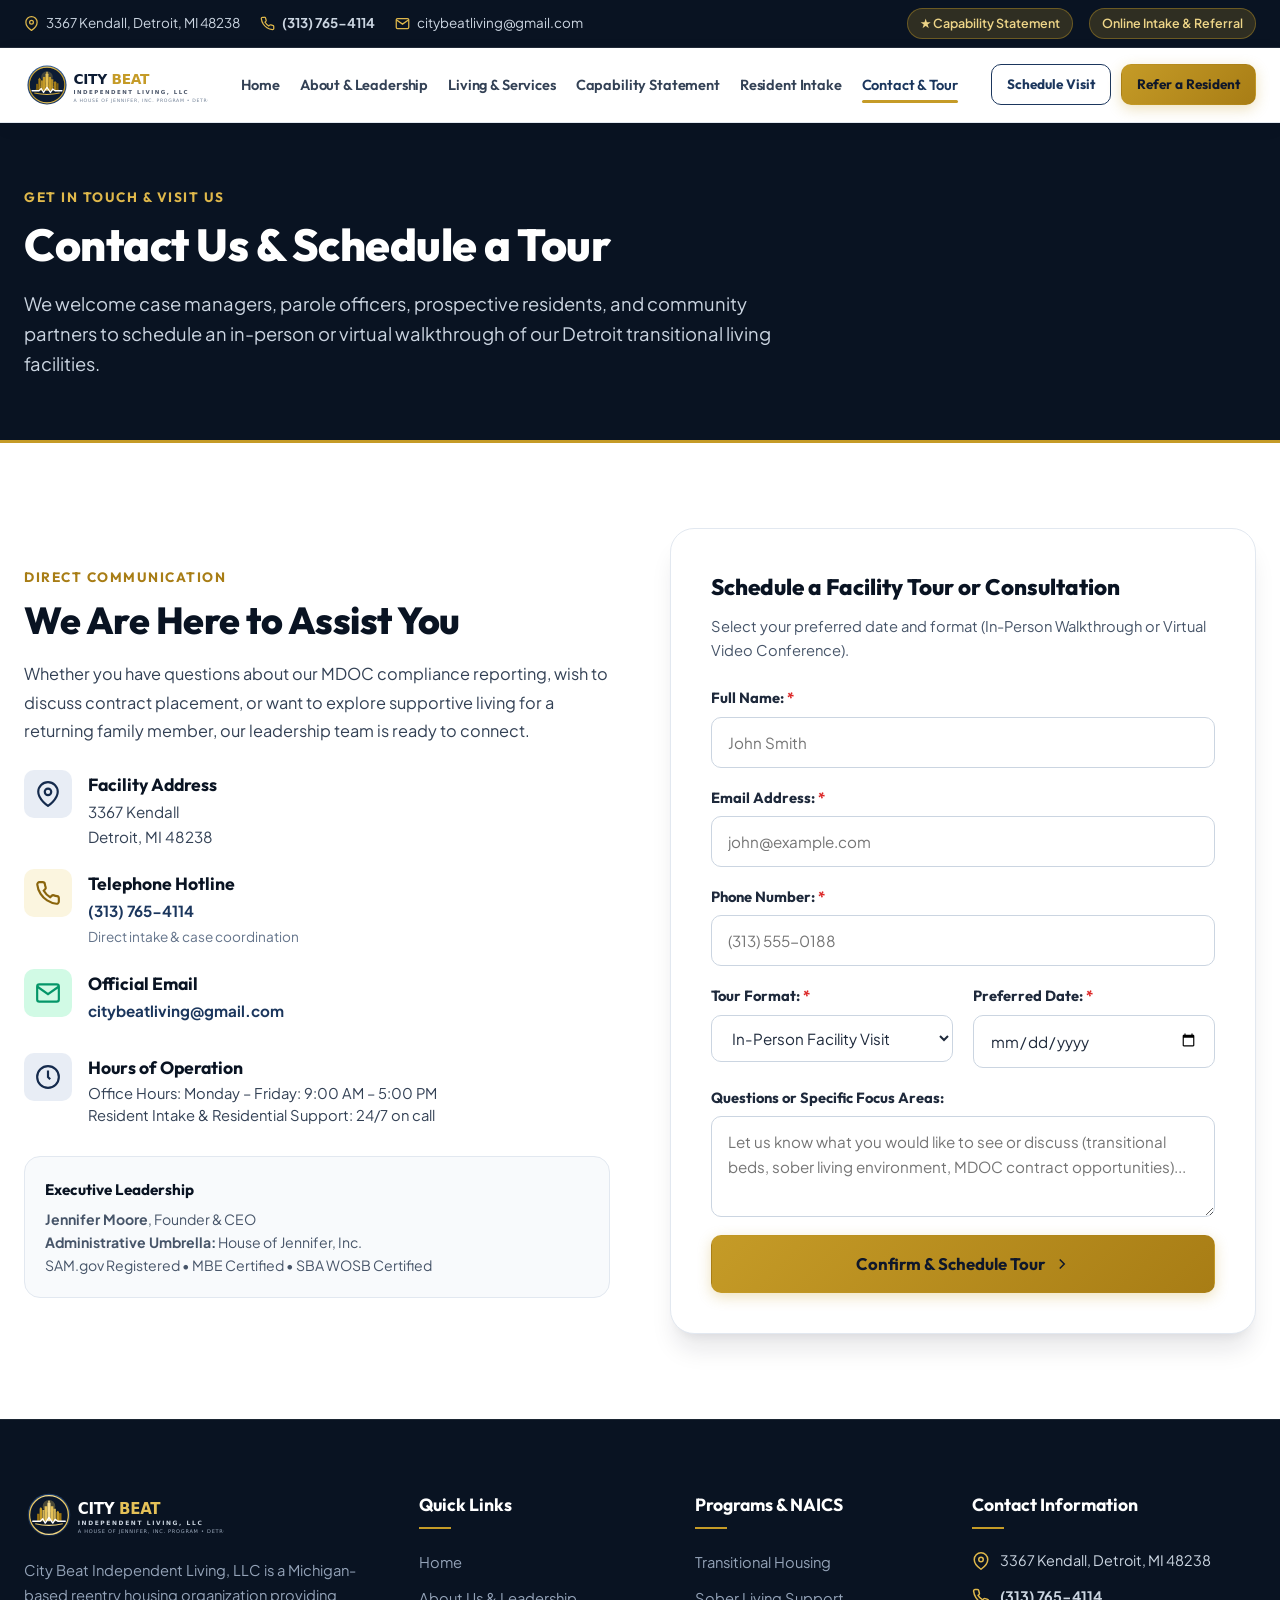
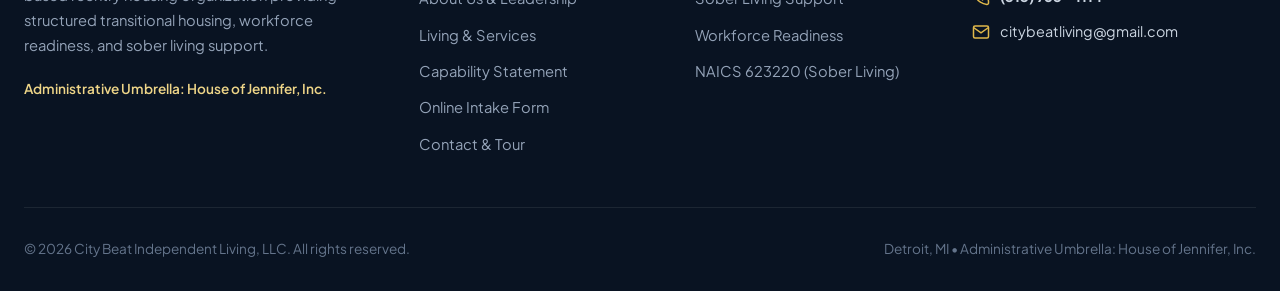
<file: pages/contact.html>
<!DOCTYPE html>
<html lang="en">
<head>
  <meta charset="UTF-8">
  <meta name="viewport" content="width=device-width, initial-scale=1.0">
  <title>Contact &amp; Schedule a Tour | City Beat Independent Living, LLC</title>
  <meta name="description" content="Contact City Beat Independent Living, LLC or schedule an in-person / virtual facility tour at 3367 Kendall, Detroit, MI 48238. Phone: (313) 765-4114.">
  <link rel="icon" type="image/svg+xml" href="../assets/icons/logo.svg">
  <link rel="stylesheet" href="../assets/css/style.css?v=2.0">
</head>
<body>

  <!-- Top Utility Bar -->
  <aside class="top-bar">
    <div class="container">
      <div class="top-bar-info">
        <span class="top-bar-item">
          <svg width="15" height="15" viewBox="0 0 24 24" fill="none" stroke="currentColor" stroke-width="2"><path d="M21 10c0 7-9 13-9 13s-9-6-9-13a9 9 0 0 1 18 0z"></path><circle cx="12" cy="10" r="3"></circle></svg>
          3367 Kendall, Detroit, MI 48238
        </span>
        <span class="top-bar-item">
          <svg width="15" height="15" viewBox="0 0 24 24" fill="none" stroke="currentColor" stroke-width="2"><path d="M22 16.92v3a2 2 0 0 1-2.18 2 19.79 19.79 0 0 1-8.63-3.07 19.5 19.5 0 0 1-6-6 19.79 19.79 0 0 1-3.07-8.67A2 2 0 0 1 4.11 2h3a2 2 0 0 1 2 1.72 12.84 12.84 0 0 0 .7 2.81 2 2 0 0 1-.45 2.11L8.09 9.91a16 16 0 0 0 6 6l1.27-1.27a2 2 0 0 1 2.11-.45 12.84 12.84 0 0 0 2.81.7A2 2 0 0 1 22 16.92z"></path></svg>
          <a href="tel:3137654114"><strong>(313) 765-4114</strong></a>
        </span>
        <span class="top-bar-item">
          <svg width="15" height="15" viewBox="0 0 24 24" fill="none" stroke="currentColor" stroke-width="2"><path d="M4 4h16c1.1 0 2 .9 2 2v12c0 1.1-.9 2-2 2H4c-1.1 0-2-.9-2-2V6c0-1.1.9-2 2-2z"></path><polyline points="22,6 12,13 2,6"></polyline></svg>
          <a href="mailto:citybeatliving@gmail.com">citybeatliving@gmail.com</a>
        </span>
      </div>
      <div class="top-bar-actions">
        <a href="capability-statement.html" class="top-pill-btn">
          <span>★ Capability Statement</span>
        </a>
        <a href="resident-application.html" class="top-pill-btn">
          <span>Online Intake &amp; Referral</span>
        </a>
      </div>
    </div>
  </aside>

  <!-- Navigation -->
  <header class="site-header">
    <div class="container nav-container">
      <a href="../index.html" class="nav-brand" aria-label="City Beat Independent Living Home">
        <img src="../assets/icons/logo.svg" alt="City Beat Independent Living Logo" class="brand-logo-img">
      </a>
      <nav class="nav-menu" id="navMenu" aria-label="Main Navigation">
        <a href="../index.html" class="nav-link">Home</a>
        <a href="about.html" class="nav-link">About &amp; Leadership</a>
        <a href="programs.html" class="nav-link">Living &amp; Services</a>
        <a href="capability-statement.html" class="nav-link">Capability Statement</a>
        <a href="resident-application.html" class="nav-link">Resident Intake</a>
        <a href="contact.html" class="nav-link active">Contact &amp; Tour</a>
        <div class="mobile-nav-cta">
          <a href="#tourScheduleForm" class="btn btn-outline btn-sm">Schedule Visit</a>
          <a href="resident-application.html" class="btn btn-gold btn-sm">Refer a Resident</a>
          <a href="tel:3137654114" class="mobile-contact-pill">
            <svg width="15" height="15" viewBox="0 0 24 24" fill="none" stroke="currentColor" stroke-width="2" aria-hidden="true"><path d="M22 16.92v3a2 2 0 0 1-2.18 2 19.79 19.79 0 0 1-8.63-3.07 19.5 19.5 0 0 1-6-6 19.79 19.79 0 0 1-3.07-8.67A2 2 0 0 1 4.11 2h3a2 2 0 0 1 2 1.72 12.84 12.84 0 0 0 .7 2.81 2 2 0 0 1-.45 2.11L8.09 9.91a16 16 0 0 0 6 6l1.27-1.27a2 2 0 0 1 2.11-.45 12.84 12.84 0 0 0 2.81.7A2 2 0 0 1 22 16.92z"></path></svg>
            <span>Call (313) 765-4114</span>
          </a>
        </div>
      </nav>
      <div class="nav-cta-group">
        <a href="#tourScheduleForm" class="btn btn-outline btn-sm">Schedule Visit</a>
        <a href="resident-application.html" class="btn btn-gold btn-sm">Refer a Resident</a>
      </div>
      <button class="mobile-toggle" id="mobileToggle" aria-label="Open navigation menu" aria-expanded="false">
        <svg width="26" height="26" viewBox="0 0 24 24" fill="none" stroke="currentColor" stroke-width="2" aria-hidden="true"><line x1="3" y1="12" x2="21" y2="12"></line><line x1="3" y1="6" x2="21" y2="6"></line><line x1="3" y1="18" x2="21" y2="18"></line></svg>
      </button>
    </div>
  </header>

  <main>
    <section class="section-dark" style="padding: 60px 0; border-bottom: 3px solid var(--gold-500);">
      <div class="container">
        <span class="section-tag" style="color: var(--gold-400);">Get In Touch &amp; Visit Us</span>
        <h1 class="section-title" style="color: var(--white); font-size: 2.8rem;">Contact Us &amp; Schedule a Tour</h1>
        <p style="color: var(--neutral-300); font-size: 1.15rem; max-width: 760px;">
          We welcome case managers, parole officers, prospective residents, and community partners to schedule an in-person or virtual walkthrough of our Detroit transitional living facilities.
        </p>
      </div>
    </section>

    <section class="section">
      <div class="container about-grid">
        
        <!-- Contact Information Details -->
        <div>
          <span class="section-tag">Direct Communication</span>
          <h2 class="section-title">We Are Here to Assist You</h2>
          <p class="about-text" style="margin-bottom: 24px;">
            Whether you have questions about our MDOC compliance reporting, wish to discuss contract placement, or want to explore supportive living for a returning family member, our leadership team is ready to connect.
          </p>

          <div style="display: flex; flex-direction: column; gap: 20px; margin-bottom: 30px;">
            <div style="display: flex; gap: 16px; align-items: flex-start;">
              <div class="service-icon-wrap" style="flex-shrink: 0; background: var(--primary-100); color: var(--primary-700);">
                <svg viewBox="0 0 24 24" fill="none" stroke="currentColor" stroke-width="2"><path d="M21 10c0 7-9 13-9 13s-9-6-9-13a9 9 0 0 1 18 0z"></path><circle cx="12" cy="10" r="3"></circle></svg>
              </div>
              <div>
                <h4 style="font-family: var(--font-heading); font-size: 1.1rem; font-weight: 700; color: var(--primary-900);">Facility Address</h4>
                <p style="font-size: 0.95rem; color: var(--neutral-700);">
                  3367 Kendall<br>
                  Detroit, MI 48238
                </p>
              </div>
            </div>

            <div style="display: flex; gap: 16px; align-items: flex-start;">
              <div class="service-icon-wrap" style="flex-shrink: 0; background: var(--gold-100); color: var(--gold-700);">
                <svg viewBox="0 0 24 24" fill="none" stroke="currentColor" stroke-width="2"><path d="M22 16.92v3a2 2 0 0 1-2.18 2 19.79 19.79 0 0 1-8.63-3.07 19.5 19.5 0 0 1-6-6 19.79 19.79 0 0 1-3.07-8.67A2 2 0 0 1 4.11 2h3a2 2 0 0 1 2 1.72 12.84 12.84 0 0 0 .7 2.81 2 2 0 0 1-.45 2.11L8.09 9.91a16 16 0 0 0 6 6l1.27-1.27a2 2 0 0 1 2.11-.45 12.84 12.84 0 0 0 2.81.7A2 2 0 0 1 22 16.92z"></path></svg>
              </div>
              <div>
                <h4 style="font-family: var(--font-heading); font-size: 1.1rem; font-weight: 700; color: var(--primary-900);">Telephone Hotline</h4>
                <p style="font-size: 0.95rem; color: var(--neutral-700);">
                  <a href="tel:3137654114" style="color: var(--primary-600); font-weight: 700;">(313) 765-4114</a><br>
                  <span style="font-size: 0.85rem; color: var(--neutral-500);">Direct intake &amp; case coordination</span>
                </p>
              </div>
            </div>

            <div style="display: flex; gap: 16px; align-items: flex-start;">
              <div class="service-icon-wrap" style="flex-shrink: 0; background: var(--emerald-100); color: var(--emerald-600);">
                <svg viewBox="0 0 24 24" fill="none" stroke="currentColor" stroke-width="2"><path d="M4 4h16c1.1 0 2 .9 2 2v12c0 1.1-.9 2-2 2H4c-1.1 0-2-.9-2-2V6c0-1.1.9-2 2-2z"></path><polyline points="22,6 12,13 2,6"></polyline></svg>
              </div>
              <div>
                <h4 style="font-family: var(--font-heading); font-size: 1.1rem; font-weight: 700; color: var(--primary-900);">Official Email</h4>
                <p style="font-size: 0.95rem; color: var(--neutral-700);">
                  <a href="mailto:citybeatliving@gmail.com" style="color: var(--primary-600); font-weight: 700;">citybeatliving@gmail.com</a>
                </p>
              </div>
            </div>

            <div style="display: flex; gap: 16px; align-items: flex-start;">
              <div class="service-icon-wrap" style="flex-shrink: 0; background: var(--primary-100); color: var(--primary-700);">
                <svg viewBox="0 0 24 24" fill="none" stroke="currentColor" stroke-width="2"><circle cx="12" cy="12" r="10"></circle><polyline points="12 6 12 12 14 14"></polyline></svg>
              </div>
              <div>
                <h4 style="font-family: var(--font-heading); font-size: 1.1rem; font-weight: 700; color: var(--primary-900);">Hours of Operation</h4>
                <p style="font-size: 0.92rem; color: var(--neutral-700); line-height: 1.5;">
                  Office Hours: Monday – Friday: 9:00 AM – 5:00 PM<br>
                  Resident Intake &amp; Residential Support: 24/7 on call
                </p>
              </div>
            </div>
          </div>

          <div style="background: var(--neutral-50); border: 1px solid var(--neutral-200); border-radius: var(--radius-lg); padding: 20px;">
            <h5 style="font-family: var(--font-heading); font-size: 0.95rem; font-weight: 700; color: var(--primary-900); margin-bottom: 6px;">
              Executive Leadership
            </h5>
            <p style="font-size: 0.88rem; color: var(--neutral-600);">
              <strong>Jennifer Moore</strong>, Founder &amp; CEO<br>
              <strong>Administrative Umbrella:</strong> House of Jennifer, Inc.<br>
              SAM.gov Registered • MBE Certified • SBA WOSB Certified
            </p>
          </div>
        </div>

        <!-- Schedule a Tour / Interactive Form Card (Lourdes Inspired) -->
        <div>
          <div class="referral-form-card">
            <h3 style="font-family: var(--font-heading); font-size: 1.4rem; font-weight: 800; color: var(--primary-900); margin-bottom: 8px;">
              Schedule a Facility Tour or Consultation
            </h3>
            <p style="font-size: 0.92rem; color: var(--neutral-600); margin-bottom: 24px;">
              Select your preferred date and format (In-Person Walkthrough or Virtual Video Conference).
            </p>

            <form id="tourScheduleForm" action="#" method="POST">
              <div class="form-group">
                <label for="tourName" class="form-label">Full Name: <span class="req">*</span></label>
                <input type="text" id="tourName" class="form-control" placeholder="John Smith" required>
              </div>

              <div class="form-group">
                <label for="tourEmail" class="form-label">Email Address: <span class="req">*</span></label>
                <input type="email" id="tourEmail" class="form-control" placeholder="john@example.com" required>
              </div>

              <div class="form-group">
                <label for="tourPhone" class="form-label">Phone Number: <span class="req">*</span></label>
                <input type="tel" id="tourPhone" class="form-control" placeholder="(313) 555-0188" required>
              </div>

              <div class="form-grid-2">
                <div class="form-group">
                  <label for="tourType" class="form-label">Tour Format: <span class="req">*</span></label>
                  <select id="tourType" class="form-control" required>
                    <option value="in_person">In-Person Facility Visit</option>
                    <option value="virtual">Virtual Zoom / Video Tour</option>
                    <option value="phone_consult">Phone Consultation</option>
                  </select>
                </div>

                <div class="form-group">
                  <label for="tourDate" class="form-label">Preferred Date: <span class="req">*</span></label>
                  <input type="date" id="tourDate" class="form-control" required>
                </div>
              </div>

              <div class="form-group">
                <label for="tourNotes" class="form-label">Questions or Specific Focus Areas:</label>
                <textarea id="tourNotes" rows="3" class="form-control" placeholder="Let us know what you would like to see or discuss (transitional beds, sober living environment, MDOC contract opportunities)..."></textarea>
              </div>

              <button type="submit" class="btn btn-gold btn-lg" style="width: 100%;">
                <span>Confirm &amp; Schedule Tour</span>
                <svg width="18" height="18" viewBox="0 0 24 24" fill="none" stroke="currentColor" stroke-width="2"><polyline points="9 18 15 12 9 6"></polyline></svg>
              </button>
            </form>

            <div class="form-success-banner" id="tourSuccessBanner">
              <h4 style="font-family: var(--font-heading); font-size: 1.25rem; font-weight: 800; margin-bottom: 6px;">
                ✓ Tour Request Received!
              </h4>
              <p>
                Thank you! Our tour coordinator will contact you to confirm the time slot and provide parking / directions or virtual meeting link.
              </p>
            </div>
          </div>
        </div>

      </div>
    </section>
  </main>

  <!-- Site Footer -->
  <footer class="site-footer">
    <div class="container">
      <div class="footer-grid">
        <div class="footer-col-brand">
          <img src="../assets/icons/logo-white.svg" alt="City Beat Logo" class="footer-logo-img">
          <p>
            City Beat Independent Living, LLC is a Michigan-based reentry housing organization providing structured transitional housing, workforce readiness, and sober living support.
          </p>
          <div style="font-size: 0.85rem; color: var(--gold-300); font-weight: 600;">
            Administrative Umbrella: House of Jennifer, Inc.
          </div>
        </div>
        <div>
          <h4 class="footer-heading">Quick Links</h4>
          <ul class="footer-links">
            <li><a href="../index.html" class="footer-link">Home</a></li>
            <li><a href="about.html" class="footer-link">About Us &amp; Leadership</a></li>
            <li><a href="programs.html" class="footer-link">Living &amp; Services</a></li>
            <li><a href="capability-statement.html" class="footer-link">Capability Statement</a></li>
            <li><a href="resident-application.html" class="footer-link">Online Intake Form</a></li>
            <li><a href="contact.html" class="footer-link">Contact &amp; Tour</a></li>
          </ul>
        </div>
        <div>
          <h4 class="footer-heading">Programs &amp; NAICS</h4>
          <ul class="footer-links">
            <li><a href="programs.html#transitional" class="footer-link">Transitional Housing</a></li>
            <li><a href="programs.html#sober" class="footer-link">Sober Living Support</a></li>
            <li><a href="programs.html#workforce" class="footer-link">Workforce Readiness</a></li>
            <li><a href="capability-statement.html" class="footer-link">NAICS 623220 (Sober Living)</a></li>
          </ul>
        </div>
        <div>
          <h4 class="footer-heading">Contact Information</h4>
          <div class="footer-contact-item">
            <svg width="18" height="18" viewBox="0 0 24 24" fill="none" stroke="currentColor" stroke-width="2"><path d="M21 10c0 7-9 13-9 13s-9-6-9-13a9 9 0 0 1 18 0z"></path><circle cx="12" cy="10" r="3"></circle></svg>
            <div>3367 Kendall, Detroit, MI 48238</div>
          </div>
          <div class="footer-contact-item">
            <svg width="18" height="18" viewBox="0 0 24 24" fill="none" stroke="currentColor" stroke-width="2"><path d="M22 16.92v3a2 2 0 0 1-2.18 2 19.79 19.79 0 0 1-8.63-3.07 19.5 19.5 0 0 1-6-6 19.79 19.79 0 0 1-3.07-8.67A2 2 0 0 1 4.11 2h3a2 2 0 0 1 2 1.72 12.84 12.84 0 0 0 .7 2.81 2 2 0 0 1-.45 2.11L8.09 9.91a16 16 0 0 0 6 6l1.27-1.27a2 2 0 0 1 2.11-.45 12.84 12.84 0 0 0 2.81.7A2 2 0 0 1 22 16.92z"></path></svg>
            <div><a href="tel:3137654114"><strong>(313) 765-4114</strong></a></div>
          </div>
          <div class="footer-contact-item">
            <svg width="18" height="18" viewBox="0 0 24 24" fill="none" stroke="currentColor" stroke-width="2"><path d="M4 4h16c1.1 0 2 .9 2 2v12c0 1.1-.9 2-2 2H4c-1.1 0-2-.9-2-2V6c0-1.1.9-2 2-2z"></path><polyline points="22,6 12,13 2,6"></polyline></svg>
            <div><a href="mailto:citybeatliving@gmail.com">citybeatliving@gmail.com</a></div>
          </div>
        </div>
      </div>
      <div class="footer-bottom">
        <div>&copy; <span class="current-year">2026</span> City Beat Independent Living, LLC. All rights reserved.</div>
        <div>Detroit, MI • Administrative Umbrella: House of Jennifer, Inc.</div>
      </div>
    </div>
  </footer>

  <script src="../assets/js/main.js?v=2.0"></script>
</body>
</html>
</file>
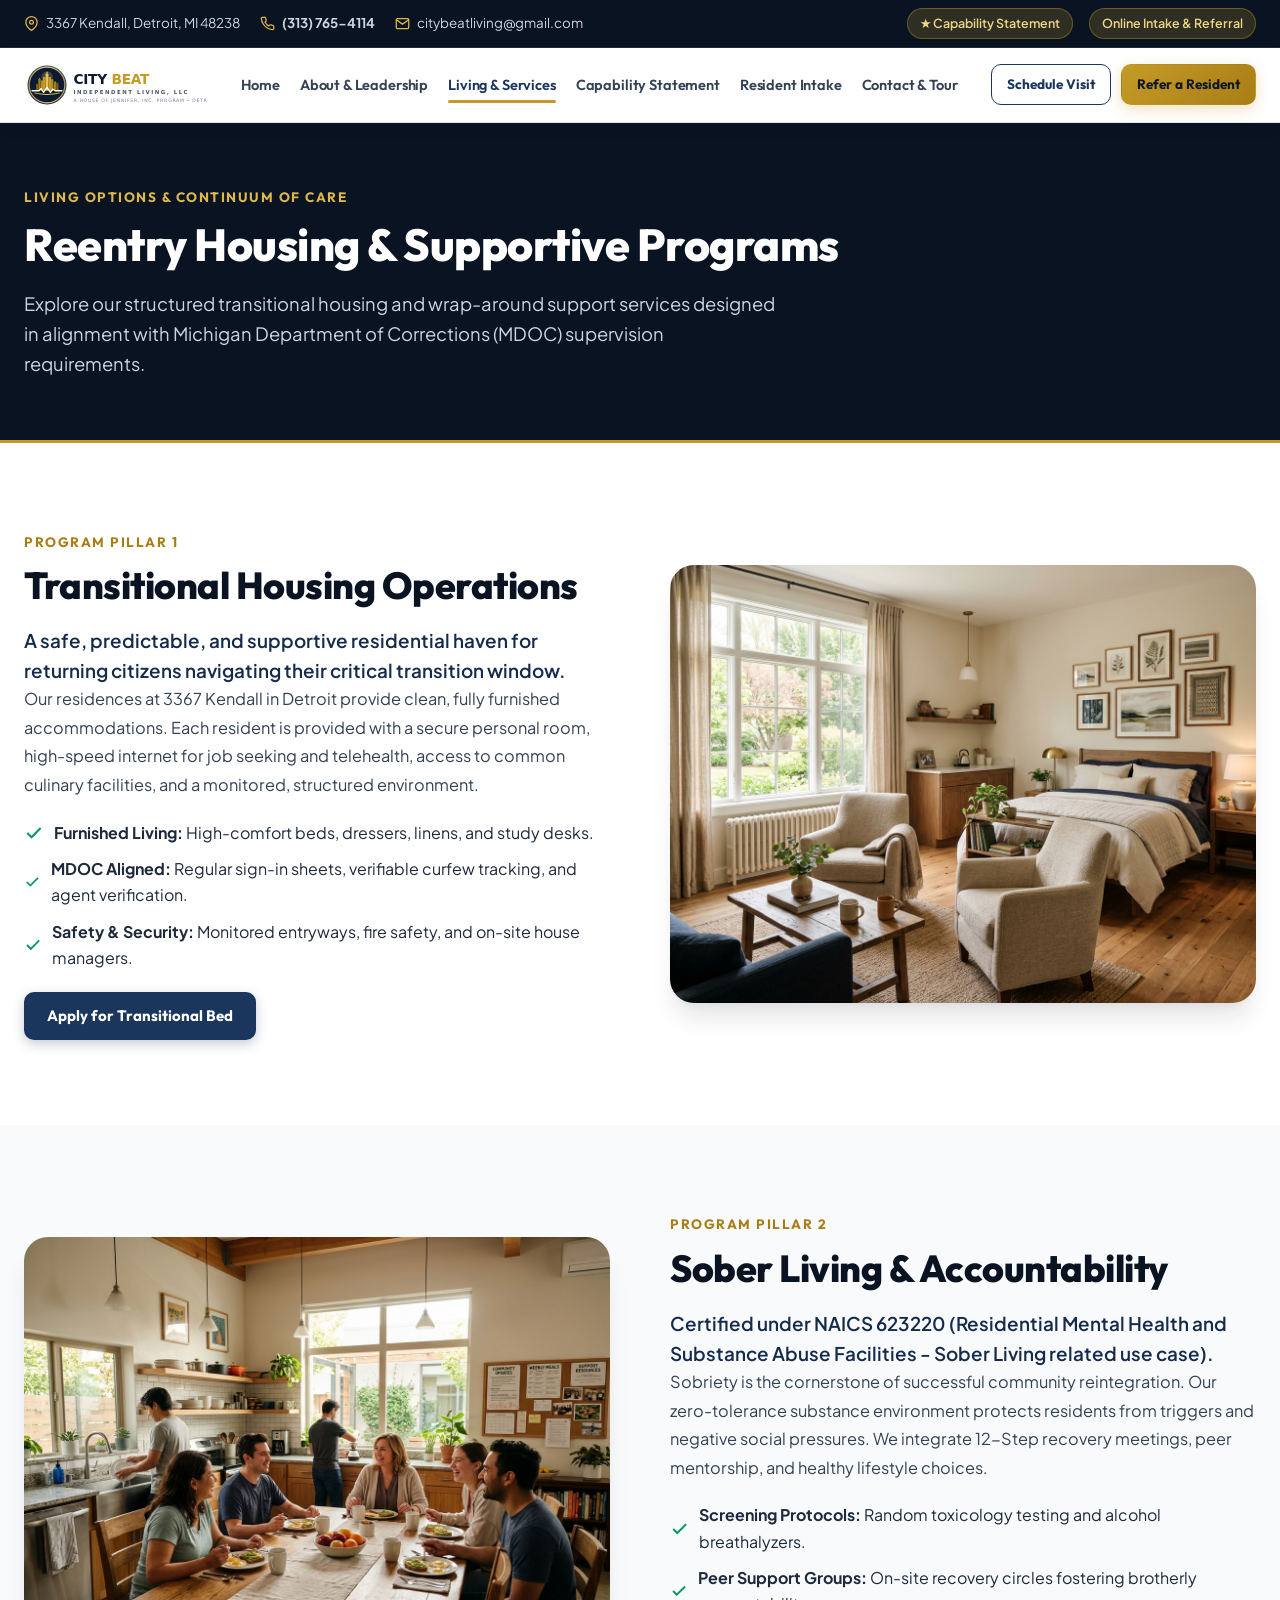
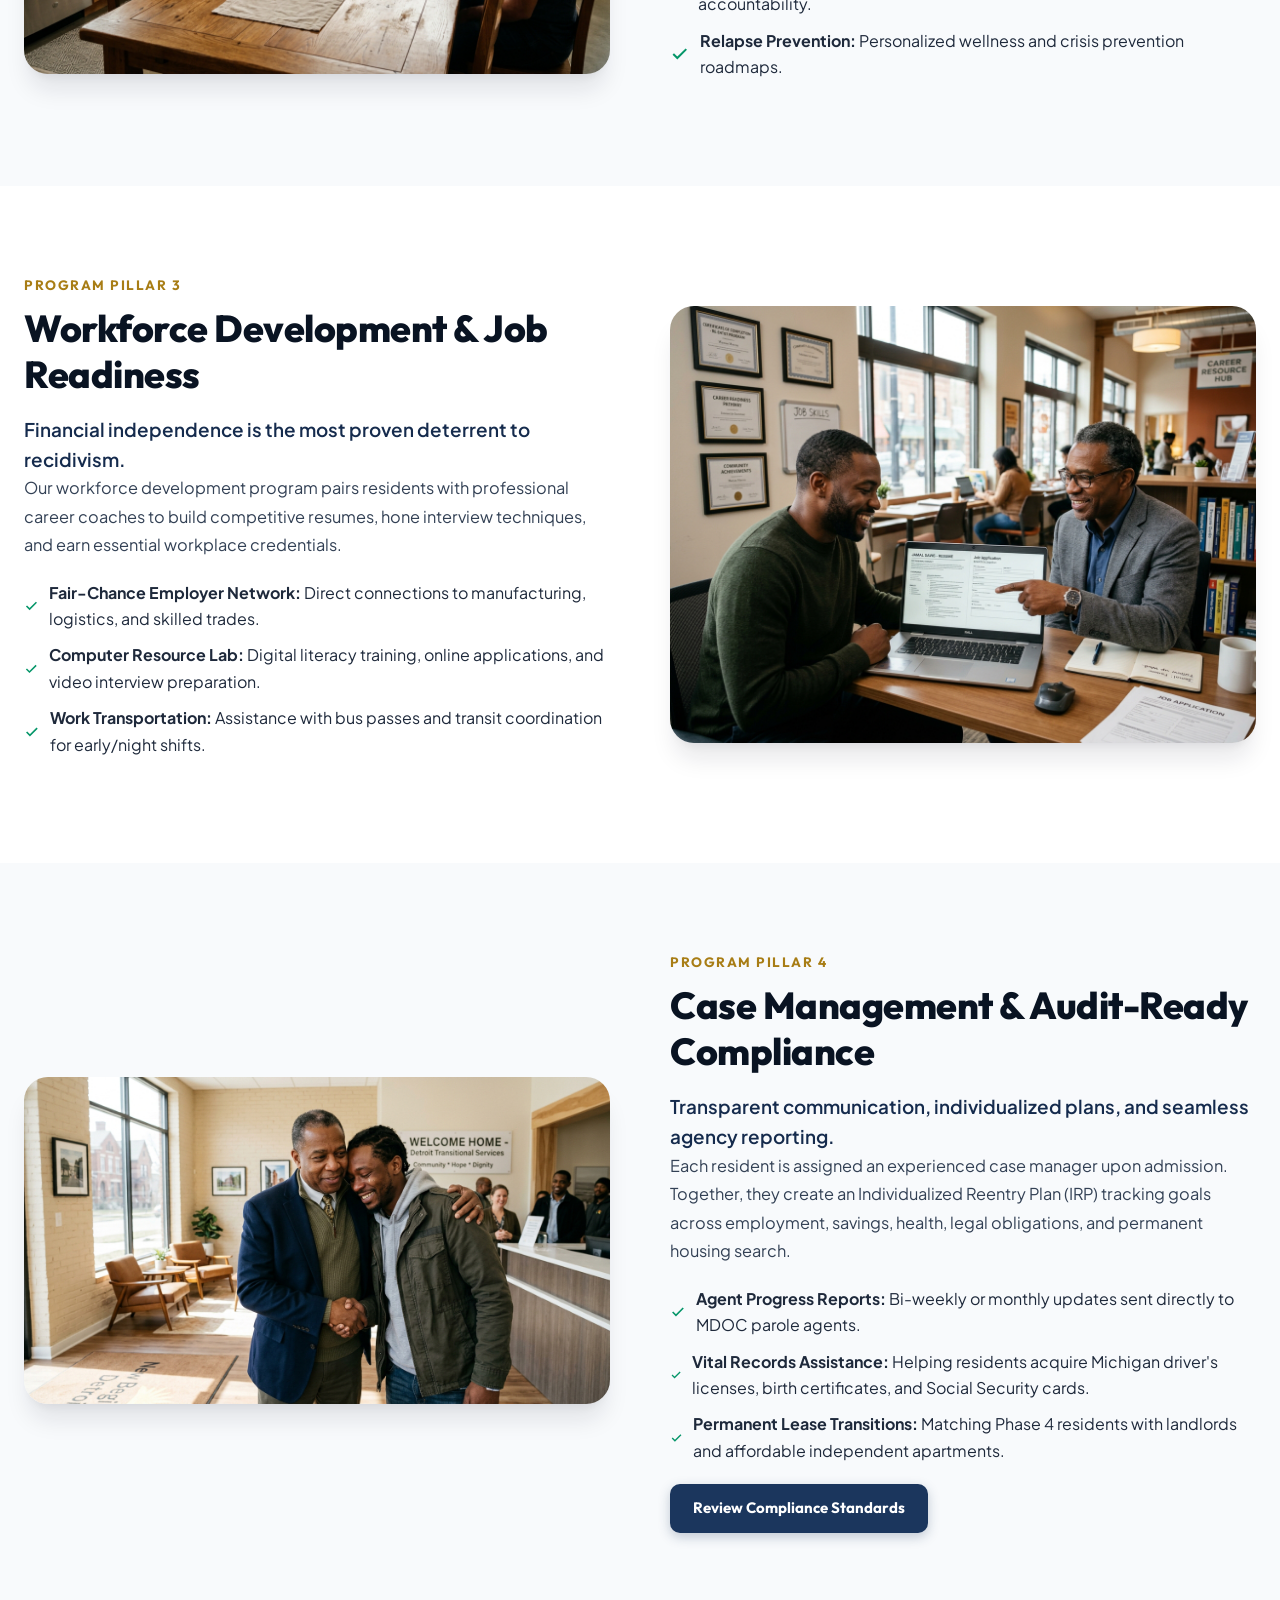
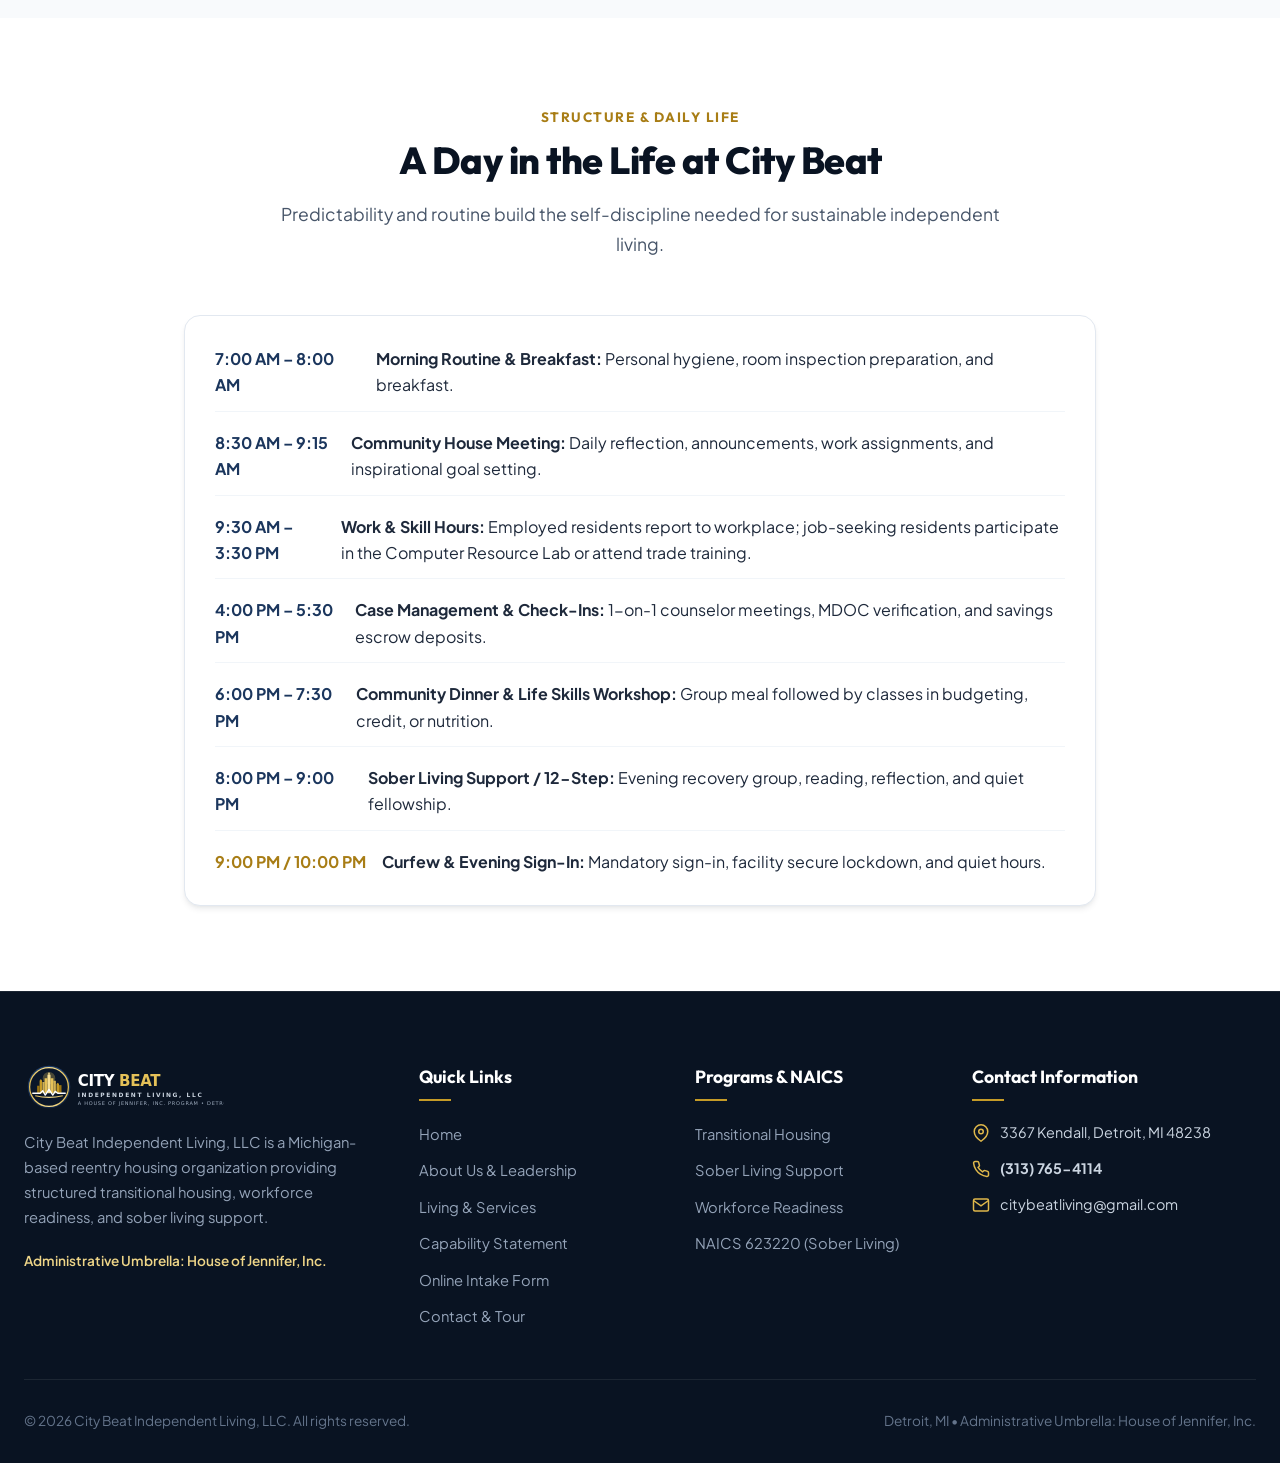
<file: pages/programs.html>
<!DOCTYPE html>
<html lang="en">
<head>
  <meta charset="UTF-8">
  <meta name="viewport" content="width=device-width, initial-scale=1.0">
  <title>Living Options &amp; Reentry Programs | City Beat Independent Living, LLC</title>
  <meta name="description" content="Explore transitional housing, sober living support, workforce readiness, and case management programs at City Beat Independent Living LLC in Detroit, MI.">
  <link rel="icon" type="image/svg+xml" href="../assets/icons/logo.svg">
  <link rel="stylesheet" href="../assets/css/style.css?v=2.0">
</head>
<body>

  <!-- Top Utility Bar -->
  <aside class="top-bar">
    <div class="container">
      <div class="top-bar-info">
        <span class="top-bar-item">
          <svg width="15" height="15" viewBox="0 0 24 24" fill="none" stroke="currentColor" stroke-width="2"><path d="M21 10c0 7-9 13-9 13s-9-6-9-13a9 9 0 0 1 18 0z"></path><circle cx="12" cy="10" r="3"></circle></svg>
          3367 Kendall, Detroit, MI 48238
        </span>
        <span class="top-bar-item">
          <svg width="15" height="15" viewBox="0 0 24 24" fill="none" stroke="currentColor" stroke-width="2"><path d="M22 16.92v3a2 2 0 0 1-2.18 2 19.79 19.79 0 0 1-8.63-3.07 19.5 19.5 0 0 1-6-6 19.79 19.79 0 0 1-3.07-8.67A2 2 0 0 1 4.11 2h3a2 2 0 0 1 2 1.72 12.84 12.84 0 0 0 .7 2.81 2 2 0 0 1-.45 2.11L8.09 9.91a16 16 0 0 0 6 6l1.27-1.27a2 2 0 0 1 2.11-.45 12.84 12.84 0 0 0 2.81.7A2 2 0 0 1 22 16.92z"></path></svg>
          <a href="tel:3137654114"><strong>(313) 765-4114</strong></a>
        </span>
        <span class="top-bar-item">
          <svg width="15" height="15" viewBox="0 0 24 24" fill="none" stroke="currentColor" stroke-width="2"><path d="M4 4h16c1.1 0 2 .9 2 2v12c0 1.1-.9 2-2 2H4c-1.1 0-2-.9-2-2V6c0-1.1.9-2 2-2z"></path><polyline points="22,6 12,13 2,6"></polyline></svg>
          <a href="mailto:citybeatliving@gmail.com">citybeatliving@gmail.com</a>
        </span>
      </div>
      <div class="top-bar-actions">
        <a href="capability-statement.html" class="top-pill-btn">
          <span>★ Capability Statement</span>
        </a>
        <a href="resident-application.html" class="top-pill-btn">
          <span>Online Intake &amp; Referral</span>
        </a>
      </div>
    </div>
  </aside>

  <!-- Navigation -->
  <header class="site-header">
    <div class="container nav-container">
      <a href="../index.html" class="nav-brand" aria-label="City Beat Independent Living Home">
        <img src="../assets/icons/logo.svg" alt="City Beat Independent Living Logo" class="brand-logo-img">
      </a>
      <nav class="nav-menu" id="navMenu" aria-label="Main Navigation">
        <a href="../index.html" class="nav-link">Home</a>
        <a href="about.html" class="nav-link">About &amp; Leadership</a>
        <a href="programs.html" class="nav-link active">Living &amp; Services</a>
        <a href="capability-statement.html" class="nav-link">Capability Statement</a>
        <a href="resident-application.html" class="nav-link">Resident Intake</a>
        <a href="contact.html" class="nav-link">Contact &amp; Tour</a>
        <div class="mobile-nav-cta">
          <a href="contact.html" class="btn btn-outline btn-sm">Schedule Visit</a>
          <a href="resident-application.html" class="btn btn-gold btn-sm">Refer a Resident</a>
          <a href="tel:3137654114" class="mobile-contact-pill">
            <svg width="15" height="15" viewBox="0 0 24 24" fill="none" stroke="currentColor" stroke-width="2" aria-hidden="true"><path d="M22 16.92v3a2 2 0 0 1-2.18 2 19.79 19.79 0 0 1-8.63-3.07 19.5 19.5 0 0 1-6-6 19.79 19.79 0 0 1-3.07-8.67A2 2 0 0 1 4.11 2h3a2 2 0 0 1 2 1.72 12.84 12.84 0 0 0 .7 2.81 2 2 0 0 1-.45 2.11L8.09 9.91a16 16 0 0 0 6 6l1.27-1.27a2 2 0 0 1 2.11-.45 12.84 12.84 0 0 0 2.81.7A2 2 0 0 1 22 16.92z"></path></svg>
            <span>Call (313) 765-4114</span>
          </a>
        </div>
      </nav>
      <div class="nav-cta-group">
        <a href="contact.html" class="btn btn-outline btn-sm">Schedule Visit</a>
        <a href="resident-application.html" class="btn btn-gold btn-sm">Refer a Resident</a>
      </div>
      <button class="mobile-toggle" id="mobileToggle" aria-label="Open navigation menu" aria-expanded="false">
        <svg width="26" height="26" viewBox="0 0 24 24" fill="none" stroke="currentColor" stroke-width="2" aria-hidden="true"><line x1="3" y1="12" x2="21" y2="12"></line><line x1="3" y1="6" x2="21" y2="6"></line><line x1="3" y1="18" x2="21" y2="18"></line></svg>
      </button>
    </div>
  </header>

  <main>
    <section class="section-dark" style="padding: 60px 0; border-bottom: 3px solid var(--gold-500);">
      <div class="container">
        <span class="section-tag" style="color: var(--gold-400);">Living Options &amp; Continuum of Care</span>
        <h1 class="section-title" style="color: var(--white); font-size: 2.8rem;">Reentry Housing &amp; Supportive Programs</h1>
        <p style="color: var(--neutral-300); font-size: 1.15rem; max-width: 760px;">
          Explore our structured transitional housing and wrap-around support services designed in alignment with Michigan Department of Corrections (MDOC) supervision requirements.
        </p>
      </div>
    </section>

    <!-- Program 1: Transitional Housing -->
    <section class="section" id="transitional">
      <div class="container about-grid">
        <div>
          <span class="section-tag">Program Pillar 1</span>
          <h2 class="section-title">Transitional Housing Operations</h2>
          <p class="about-lead">
            A safe, predictable, and supportive residential haven for returning citizens navigating their critical transition window.
          </p>
          <p class="about-text">
            Our residences at 3367 Kendall in Detroit provide clean, fully furnished accommodations. Each resident is provided with a secure personal room, high-speed internet for job seeking and telehealth, access to common culinary facilities, and a monitored, structured environment.
          </p>
          <ul style="margin: 20px 0; display: flex; flex-direction: column; gap: 10px;">
            <li style="display: flex; gap: 10px; align-items: center;">
              <svg width="20" height="20" viewBox="0 0 24 24" fill="none" stroke="var(--emerald-600)" stroke-width="2.5"><polyline points="20 6 9 17 4 12"></polyline></svg>
              <span><strong>Furnished Living:</strong> High-comfort beds, dressers, linens, and study desks.</span>
            </li>
            <li style="display: flex; gap: 10px; align-items: center;">
              <svg width="20" height="20" viewBox="0 0 24 24" fill="none" stroke="var(--emerald-600)" stroke-width="2.5"><polyline points="20 6 9 17 4 12"></polyline></svg>
              <span><strong>MDOC Aligned:</strong> Regular sign-in sheets, verifiable curfew tracking, and agent verification.</span>
            </li>
            <li style="display: flex; gap: 10px; align-items: center;">
              <svg width="20" height="20" viewBox="0 0 24 24" fill="none" stroke="var(--emerald-600)" stroke-width="2.5"><polyline points="20 6 9 17 4 12"></polyline></svg>
              <span><strong>Safety &amp; Security:</strong> Monitored entryways, fire safety, and on-site house managers.</span>
            </li>
          </ul>
          <a href="resident-application.html" class="btn btn-primary">Apply for Transitional Bed</a>
        </div>
        <div>
          <div style="border-radius: var(--radius-xl); overflow: hidden; box-shadow: var(--shadow-xl);">
            <img src="../assets/images/facility-living-suite.jpg" alt="Living suite interior at City Beat">
          </div>
        </div>
      </div>
    </section>

    <!-- Program 2: Sober Living -->
    <section class="section section-alt" id="sober">
      <div class="container about-grid">
        <div>
          <div style="border-radius: var(--radius-xl); overflow: hidden; box-shadow: var(--shadow-xl);">
            <img src="../assets/images/facility-dining.jpg" alt="Residents gathered for healthy meal and fellowship">
          </div>
        </div>
        <div>
          <span class="section-tag">Program Pillar 2</span>
          <h2 class="section-title">Sober Living &amp; Accountability</h2>
          <p class="about-lead">
            Certified under NAICS 623220 (Residential Mental Health and Substance Abuse Facilities - Sober Living related use case).
          </p>
          <p class="about-text">
            Sobriety is the cornerstone of successful community reintegration. Our zero-tolerance substance environment protects residents from triggers and negative social pressures. We integrate 12-Step recovery meetings, peer mentorship, and healthy lifestyle choices.
          </p>
          <ul style="margin: 20px 0; display: flex; flex-direction: column; gap: 10px;">
            <li style="display: flex; gap: 10px; align-items: center;">
              <svg width="20" height="20" viewBox="0 0 24 24" fill="none" stroke="var(--emerald-600)" stroke-width="2.5"><polyline points="20 6 9 17 4 12"></polyline></svg>
              <span><strong>Screening Protocols:</strong> Random toxicology testing and alcohol breathalyzers.</span>
            </li>
            <li style="display: flex; gap: 10px; align-items: center;">
              <svg width="20" height="20" viewBox="0 0 24 24" fill="none" stroke="var(--emerald-600)" stroke-width="2.5"><polyline points="20 6 9 17 4 12"></polyline></svg>
              <span><strong>Peer Support Groups:</strong> On-site recovery circles fostering brotherly accountability.</span>
            </li>
            <li style="display: flex; gap: 10px; align-items: center;">
              <svg width="20" height="20" viewBox="0 0 24 24" fill="none" stroke="var(--emerald-600)" stroke-width="2.5"><polyline points="20 6 9 17 4 12"></polyline></svg>
              <span><strong>Relapse Prevention:</strong> Personalized wellness and crisis prevention roadmaps.</span>
            </li>
          </ul>
        </div>
      </div>
    </section>

    <!-- Program 3: Workforce Readiness -->
    <section class="section" id="workforce">
      <div class="container about-grid">
        <div>
          <span class="section-tag">Program Pillar 3</span>
          <h2 class="section-title">Workforce Development &amp; Job Readiness</h2>
          <p class="about-lead">
            Financial independence is the most proven deterrent to recidivism.
          </p>
          <p class="about-text">
            Our workforce development program pairs residents with professional career coaches to build competitive resumes, hone interview techniques, and earn essential workplace credentials.
          </p>
          <ul style="margin: 20px 0; display: flex; flex-direction: column; gap: 10px;">
            <li style="display: flex; gap: 10px; align-items: center;">
              <svg width="20" height="20" viewBox="0 0 24 24" fill="none" stroke="var(--emerald-600)" stroke-width="2.5"><polyline points="20 6 9 17 4 12"></polyline></svg>
              <span><strong>Fair-Chance Employer Network:</strong> Direct connections to manufacturing, logistics, and skilled trades.</span>
            </li>
            <li style="display: flex; gap: 10px; align-items: center;">
              <svg width="20" height="20" viewBox="0 0 24 24" fill="none" stroke="var(--emerald-600)" stroke-width="2.5"><polyline points="20 6 9 17 4 12"></polyline></svg>
              <span><strong>Computer Resource Lab:</strong> Digital literacy training, online applications, and video interview preparation.</span>
            </li>
            <li style="display: flex; gap: 10px; align-items: center;">
              <svg width="20" height="20" viewBox="0 0 24 24" fill="none" stroke="var(--emerald-600)" stroke-width="2.5"><polyline points="20 6 9 17 4 12"></polyline></svg>
              <span><strong>Work Transportation:</strong> Assistance with bus passes and transit coordination for early/night shifts.</span>
            </li>
          </ul>
        </div>
        <div>
          <div style="border-radius: var(--radius-xl); overflow: hidden; box-shadow: var(--shadow-xl);">
            <img src="../assets/images/workforce-mentorship.jpg" alt="Mentor guiding resident through job application on laptop">
          </div>
        </div>
      </div>
    </section>

    <!-- Program 4: Case Management -->
    <section class="section section-alt" id="casemanagement">
      <div class="container about-grid">
        <div>
          <div style="border-radius: var(--radius-xl); overflow: hidden; box-shadow: var(--shadow-xl);">
            <img src="../assets/images/hero-welcome.jpg" alt="Case manager welcoming resident to program">
          </div>
        </div>
        <div>
          <span class="section-tag">Program Pillar 4</span>
          <h2 class="section-title">Case Management &amp; Audit-Ready Compliance</h2>
          <p class="about-lead">
            Transparent communication, individualized plans, and seamless agency reporting.
          </p>
          <p class="about-text">
            Each resident is assigned an experienced case manager upon admission. Together, they create an Individualized Reentry Plan (IRP) tracking goals across employment, savings, health, legal obligations, and permanent housing search.
          </p>
          <ul style="margin: 20px 0; display: flex; flex-direction: column; gap: 10px;">
            <li style="display: flex; gap: 10px; align-items: center;">
              <svg width="20" height="20" viewBox="0 0 24 24" fill="none" stroke="var(--emerald-600)" stroke-width="2.5"><polyline points="20 6 9 17 4 12"></polyline></svg>
              <span><strong>Agent Progress Reports:</strong> Bi-weekly or monthly updates sent directly to MDOC parole agents.</span>
            </li>
            <li style="display: flex; gap: 10px; align-items: center;">
              <svg width="20" height="20" viewBox="0 0 24 24" fill="none" stroke="var(--emerald-600)" stroke-width="2.5"><polyline points="20 6 9 17 4 12"></polyline></svg>
              <span><strong>Vital Records Assistance:</strong> Helping residents acquire Michigan driver's licenses, birth certificates, and Social Security cards.</span>
            </li>
            <li style="display: flex; gap: 10px; align-items: center;">
              <svg width="20" height="20" viewBox="0 0 24 24" fill="none" stroke="var(--emerald-600)" stroke-width="2.5"><polyline points="20 6 9 17 4 12"></polyline></svg>
              <span><strong>Permanent Lease Transitions:</strong> Matching Phase 4 residents with landlords and affordable independent apartments.</span>
            </li>
          </ul>
          <a href="capability-statement.html" class="btn btn-primary">Review Compliance Standards</a>
        </div>
      </div>
    </section>

    <!-- Resident Schedule / Day in the Life -->
    <section class="section">
      <div class="container container-narrow">
        <div class="section-header">
          <span class="section-tag">Structure &amp; Daily Life</span>
          <h2 class="section-title">A Day in the Life at City Beat</h2>
          <p class="section-subtitle">
            Predictability and routine build the self-discipline needed for sustainable independent living.
          </p>
        </div>

        <div style="background: var(--white); border: 1px solid var(--neutral-200); border-radius: var(--radius-lg); padding: 30px; box-shadow: var(--shadow-md);">
          <div style="display: flex; flex-direction: column; gap: 18px;">
            <div style="display: flex; gap: 16px; border-bottom: 1px solid var(--neutral-100); padding-bottom: 12px;">
              <strong style="color: var(--primary-600); min-width: 110px;">7:00 AM – 8:00 AM</strong>
              <div><strong>Morning Routine &amp; Breakfast:</strong> Personal hygiene, room inspection preparation, and breakfast.</div>
            </div>
            <div style="display: flex; gap: 16px; border-bottom: 1px solid var(--neutral-100); padding-bottom: 12px;">
              <strong style="color: var(--primary-600); min-width: 110px;">8:30 AM – 9:15 AM</strong>
              <div><strong>Community House Meeting:</strong> Daily reflection, announcements, work assignments, and inspirational goal setting.</div>
            </div>
            <div style="display: flex; gap: 16px; border-bottom: 1px solid var(--neutral-100); padding-bottom: 12px;">
              <strong style="color: var(--primary-600); min-width: 110px;">9:30 AM – 3:30 PM</strong>
              <div><strong>Work &amp; Skill Hours:</strong> Employed residents report to workplace; job-seeking residents participate in the Computer Resource Lab or attend trade training.</div>
            </div>
            <div style="display: flex; gap: 16px; border-bottom: 1px solid var(--neutral-100); padding-bottom: 12px;">
              <strong style="color: var(--primary-600); min-width: 110px;">4:00 PM – 5:30 PM</strong>
              <div><strong>Case Management &amp; Check-Ins:</strong> 1-on-1 counselor meetings, MDOC verification, and savings escrow deposits.</div>
            </div>
            <div style="display: flex; gap: 16px; border-bottom: 1px solid var(--neutral-100); padding-bottom: 12px;">
              <strong style="color: var(--primary-600); min-width: 110px;">6:00 PM – 7:30 PM</strong>
              <div><strong>Community Dinner &amp; Life Skills Workshop:</strong> Group meal followed by classes in budgeting, credit, or nutrition.</div>
            </div>
            <div style="display: flex; gap: 16px; border-bottom: 1px solid var(--neutral-100); padding-bottom: 12px;">
              <strong style="color: var(--primary-600); min-width: 110px;">8:00 PM – 9:00 PM</strong>
              <div><strong>Sober Living Support / 12-Step:</strong> Evening recovery group, reading, reflection, and quiet fellowship.</div>
            </div>
            <div style="display: flex; gap: 16px;">
              <strong style="color: var(--gold-600); min-width: 110px;">9:00 PM / 10:00 PM</strong>
              <div><strong>Curfew &amp; Evening Sign-In:</strong> Mandatory sign-in, facility secure lockdown, and quiet hours.</div>
            </div>
          </div>
        </div>
      </div>
    </section>
  </main>

  <!-- Site Footer -->
  <footer class="site-footer">
    <div class="container">
      <div class="footer-grid">
        <div class="footer-col-brand">
          <img src="../assets/icons/logo-white.svg" alt="City Beat Logo" class="footer-logo-img">
          <p>
            City Beat Independent Living, LLC is a Michigan-based reentry housing organization providing structured transitional housing, workforce readiness, and sober living support.
          </p>
          <div style="font-size: 0.85rem; color: var(--gold-300); font-weight: 600;">
            Administrative Umbrella: House of Jennifer, Inc.
          </div>
        </div>
        <div>
          <h4 class="footer-heading">Quick Links</h4>
          <ul class="footer-links">
            <li><a href="../index.html" class="footer-link">Home</a></li>
            <li><a href="about.html" class="footer-link">About Us &amp; Leadership</a></li>
            <li><a href="programs.html" class="footer-link">Living &amp; Services</a></li>
            <li><a href="capability-statement.html" class="footer-link">Capability Statement</a></li>
            <li><a href="resident-application.html" class="footer-link">Online Intake Form</a></li>
            <li><a href="contact.html" class="footer-link">Contact &amp; Tour</a></li>
          </ul>
        </div>
        <div>
          <h4 class="footer-heading">Programs &amp; NAICS</h4>
          <ul class="footer-links">
            <li><a href="programs.html#transitional" class="footer-link">Transitional Housing</a></li>
            <li><a href="programs.html#sober" class="footer-link">Sober Living Support</a></li>
            <li><a href="programs.html#workforce" class="footer-link">Workforce Readiness</a></li>
            <li><a href="capability-statement.html" class="footer-link">NAICS 623220 (Sober Living)</a></li>
          </ul>
        </div>
        <div>
          <h4 class="footer-heading">Contact Information</h4>
          <div class="footer-contact-item">
            <svg width="18" height="18" viewBox="0 0 24 24" fill="none" stroke="currentColor" stroke-width="2"><path d="M21 10c0 7-9 13-9 13s-9-6-9-13a9 9 0 0 1 18 0z"></path><circle cx="12" cy="10" r="3"></circle></svg>
            <div>3367 Kendall, Detroit, MI 48238</div>
          </div>
          <div class="footer-contact-item">
            <svg width="18" height="18" viewBox="0 0 24 24" fill="none" stroke="currentColor" stroke-width="2"><path d="M22 16.92v3a2 2 0 0 1-2.18 2 19.79 19.79 0 0 1-8.63-3.07 19.5 19.5 0 0 1-6-6 19.79 19.79 0 0 1-3.07-8.67A2 2 0 0 1 4.11 2h3a2 2 0 0 1 2 1.72 12.84 12.84 0 0 0 .7 2.81 2 2 0 0 1-.45 2.11L8.09 9.91a16 16 0 0 0 6 6l1.27-1.27a2 2 0 0 1 2.11-.45 12.84 12.84 0 0 0 2.81.7A2 2 0 0 1 22 16.92z"></path></svg>
            <div><a href="tel:3137654114"><strong>(313) 765-4114</strong></a></div>
          </div>
          <div class="footer-contact-item">
            <svg width="18" height="18" viewBox="0 0 24 24" fill="none" stroke="currentColor" stroke-width="2"><path d="M4 4h16c1.1 0 2 .9 2 2v12c0 1.1-.9 2-2 2H4c-1.1 0-2-.9-2-2V6c0-1.1.9-2 2-2z"></path><polyline points="22,6 12,13 2,6"></polyline></svg>
            <div><a href="mailto:citybeatliving@gmail.com">citybeatliving@gmail.com</a></div>
          </div>
        </div>
      </div>
      <div class="footer-bottom">
        <div>&copy; <span class="current-year">2026</span> City Beat Independent Living, LLC. All rights reserved.</div>
        <div>Detroit, MI • Administrative Umbrella: House of Jennifer, Inc.</div>
      </div>
    </div>
  </footer>

  <script src="../assets/js/main.js?v=2.0"></script>
</body>
</html>
</file>
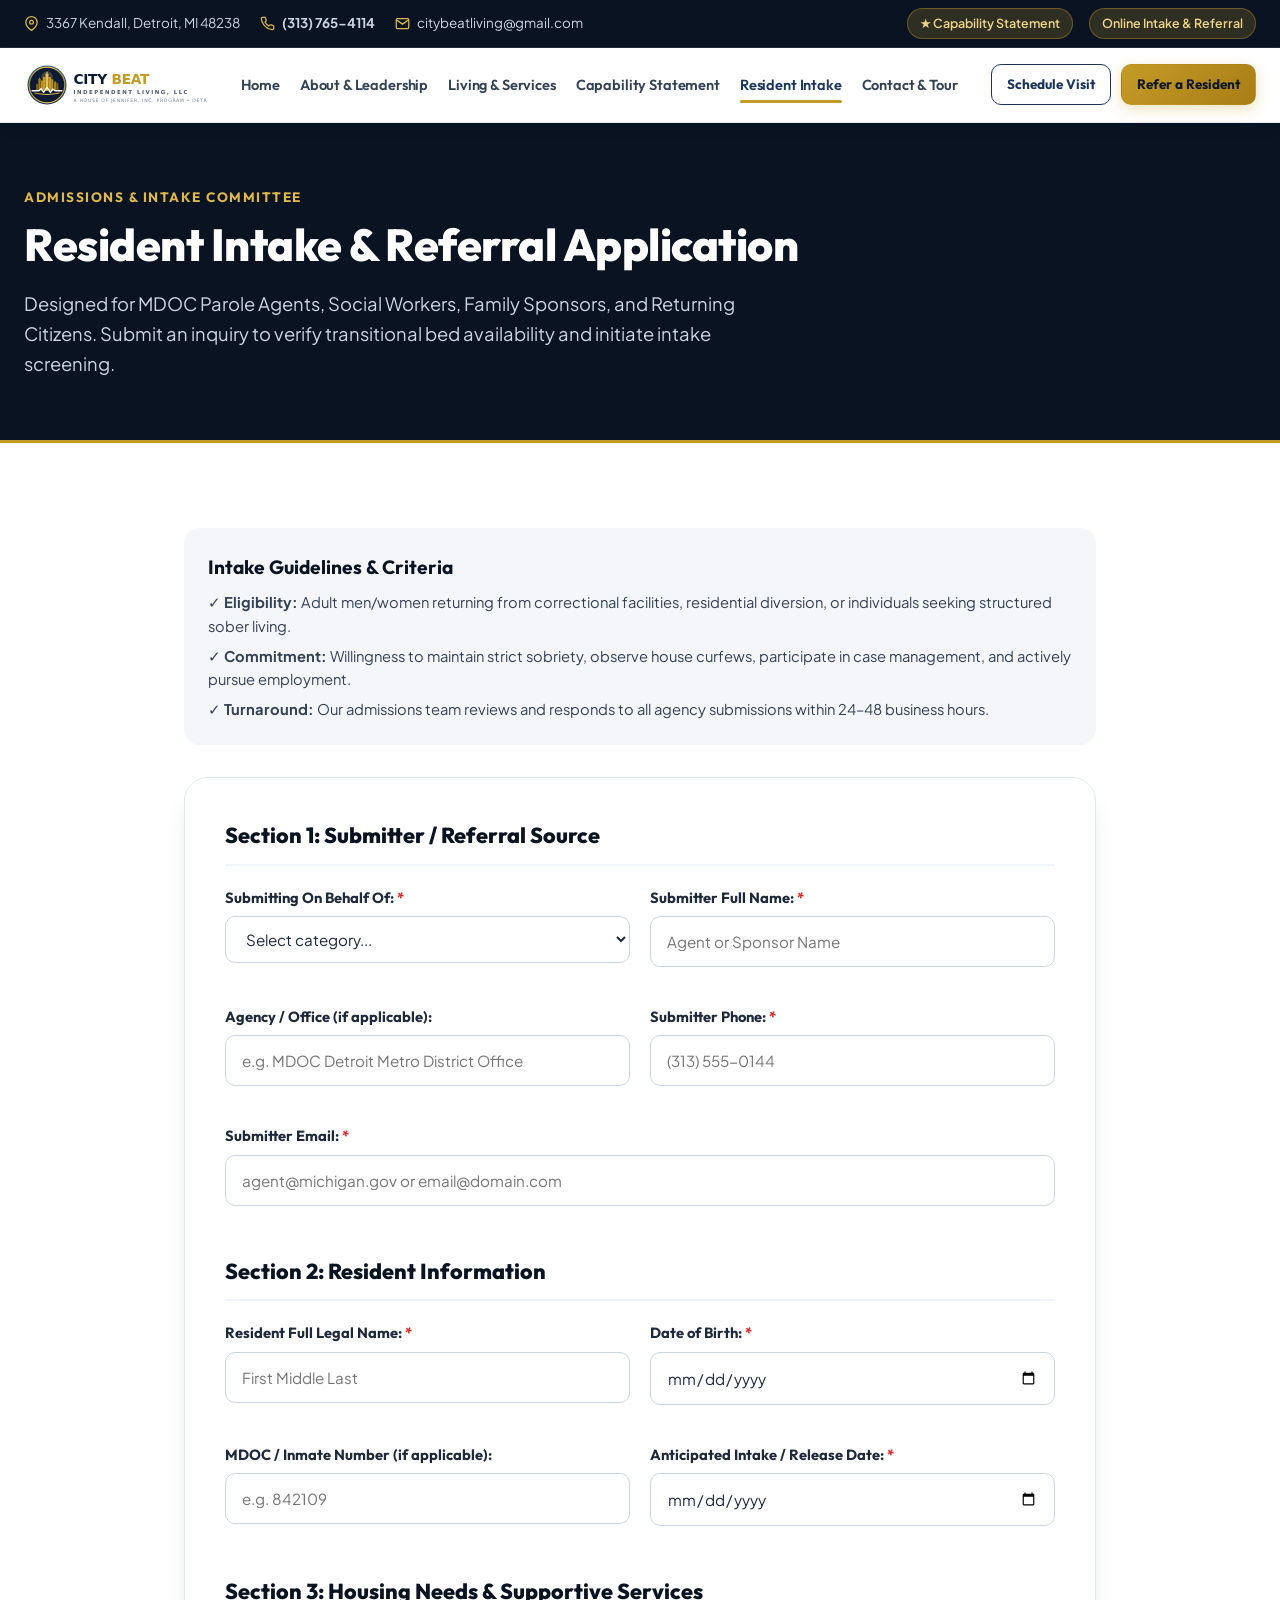
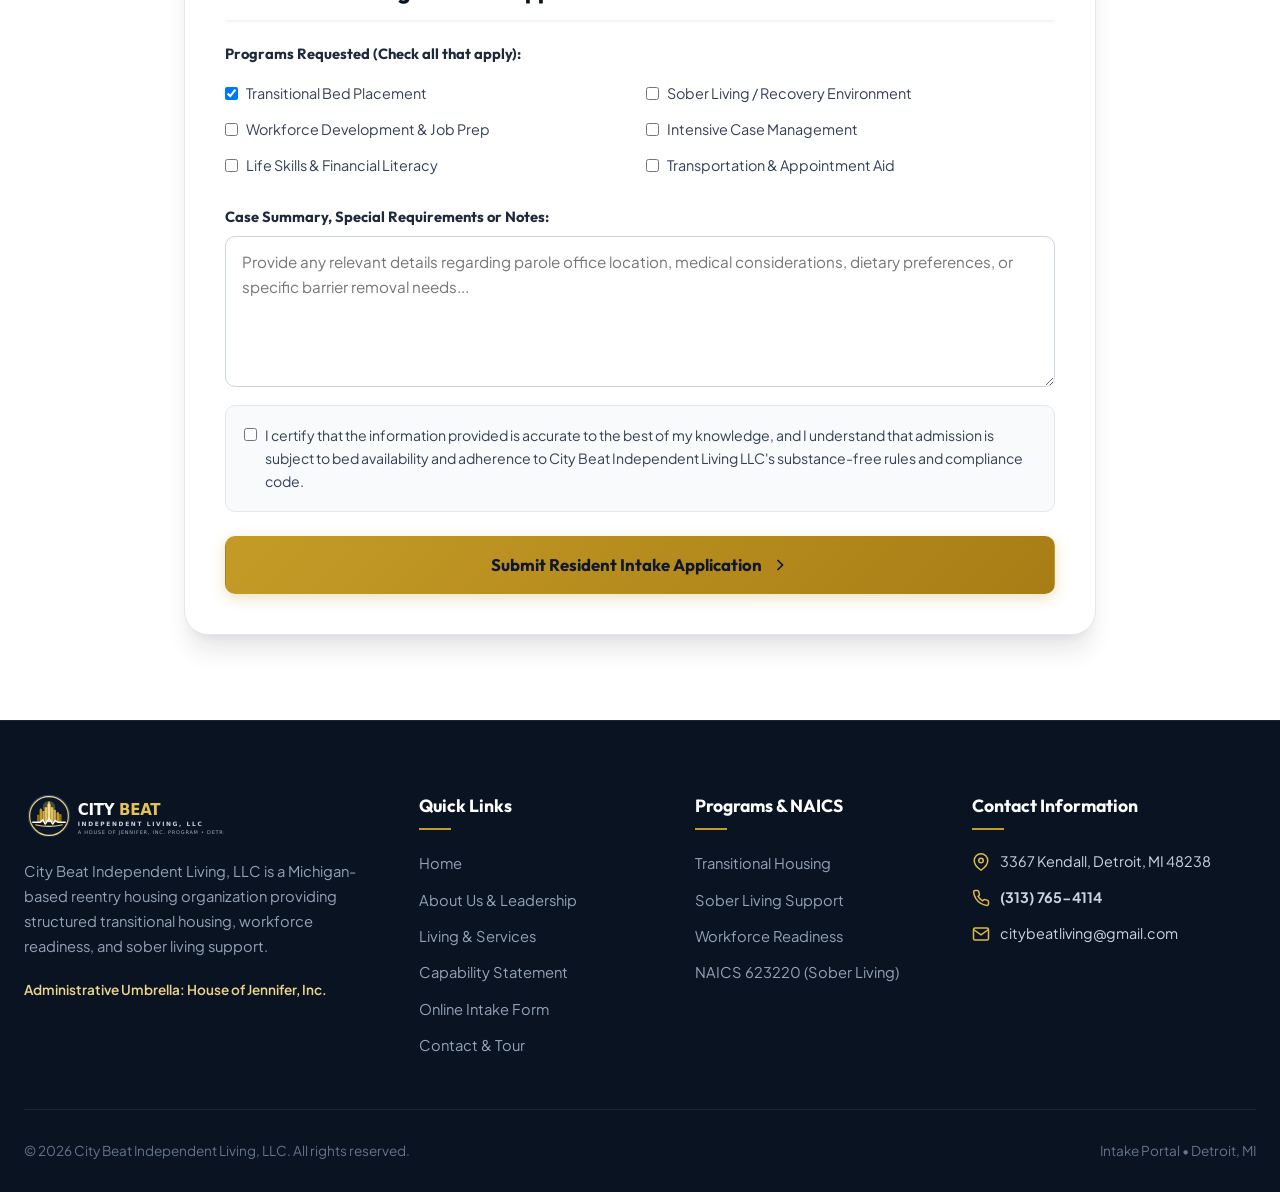
<file: pages/resident-application.html>
<!DOCTYPE html>
<html lang="en">
<head>
  <meta charset="UTF-8">
  <meta name="viewport" content="width=device-width, initial-scale=1.0">
  <title>Resident Intake &amp; Referral Application | City Beat Independent Living, LLC</title>
  <meta name="description" content="Submit a resident application or MDOC parole referral to City Beat Independent Living LLC in Detroit, MI. Structured transitional and sober living housing.">
  <link rel="icon" type="image/svg+xml" href="../assets/icons/logo.svg">
  <link rel="stylesheet" href="../assets/css/style.css?v=2.0">
</head>
<body>

  <!-- Top Utility Bar -->
  <aside class="top-bar">
    <div class="container">
      <div class="top-bar-info">
        <span class="top-bar-item">
          <svg width="15" height="15" viewBox="0 0 24 24" fill="none" stroke="currentColor" stroke-width="2"><path d="M21 10c0 7-9 13-9 13s-9-6-9-13a9 9 0 0 1 18 0z"></path><circle cx="12" cy="10" r="3"></circle></svg>
          3367 Kendall, Detroit, MI 48238
        </span>
        <span class="top-bar-item">
          <svg width="15" height="15" viewBox="0 0 24 24" fill="none" stroke="currentColor" stroke-width="2"><path d="M22 16.92v3a2 2 0 0 1-2.18 2 19.79 19.79 0 0 1-8.63-3.07 19.5 19.5 0 0 1-6-6 19.79 19.79 0 0 1-3.07-8.67A2 2 0 0 1 4.11 2h3a2 2 0 0 1 2 1.72 12.84 12.84 0 0 0 .7 2.81 2 2 0 0 1-.45 2.11L8.09 9.91a16 16 0 0 0 6 6l1.27-1.27a2 2 0 0 1 2.11-.45 12.84 12.84 0 0 0 2.81.7A2 2 0 0 1 22 16.92z"></path></svg>
          <a href="tel:3137654114"><strong>(313) 765-4114</strong></a>
        </span>
        <span class="top-bar-item">
          <svg width="15" height="15" viewBox="0 0 24 24" fill="none" stroke="currentColor" stroke-width="2"><path d="M4 4h16c1.1 0 2 .9 2 2v12c0 1.1-.9 2-2 2H4c-1.1 0-2-.9-2-2V6c0-1.1.9-2 2-2z"></path><polyline points="22,6 12,13 2,6"></polyline></svg>
          <a href="mailto:citybeatliving@gmail.com">citybeatliving@gmail.com</a>
        </span>
      </div>
      <div class="top-bar-actions">
        <a href="capability-statement.html" class="top-pill-btn">
          <span>★ Capability Statement</span>
        </a>
        <a href="resident-application.html" class="top-pill-btn">
          <span>Online Intake &amp; Referral</span>
        </a>
      </div>
    </div>
  </aside>

  <!-- Navigation -->
  <header class="site-header">
    <div class="container nav-container">
      <a href="../index.html" class="nav-brand" aria-label="City Beat Independent Living Home">
        <img src="../assets/icons/logo.svg" alt="City Beat Independent Living Logo" class="brand-logo-img">
      </a>
      <nav class="nav-menu" id="navMenu" aria-label="Main Navigation">
        <a href="../index.html" class="nav-link">Home</a>
        <a href="about.html" class="nav-link">About &amp; Leadership</a>
        <a href="programs.html" class="nav-link">Living &amp; Services</a>
        <a href="capability-statement.html" class="nav-link">Capability Statement</a>
        <a href="resident-application.html" class="nav-link active">Resident Intake</a>
        <a href="contact.html" class="nav-link">Contact &amp; Tour</a>
        <div class="mobile-nav-cta">
          <a href="contact.html" class="btn btn-outline btn-sm">Schedule Visit</a>
          <a href="resident-application.html" class="btn btn-gold btn-sm">Refer a Resident</a>
          <a href="tel:3137654114" class="mobile-contact-pill">
            <svg width="15" height="15" viewBox="0 0 24 24" fill="none" stroke="currentColor" stroke-width="2" aria-hidden="true"><path d="M22 16.92v3a2 2 0 0 1-2.18 2 19.79 19.79 0 0 1-8.63-3.07 19.5 19.5 0 0 1-6-6 19.79 19.79 0 0 1-3.07-8.67A2 2 0 0 1 4.11 2h3a2 2 0 0 1 2 1.72 12.84 12.84 0 0 0 .7 2.81 2 2 0 0 1-.45 2.11L8.09 9.91a16 16 0 0 0 6 6l1.27-1.27a2 2 0 0 1 2.11-.45 12.84 12.84 0 0 0 2.81.7A2 2 0 0 1 22 16.92z"></path></svg>
            <span>Call (313) 765-4114</span>
          </a>
        </div>
      </nav>
      <div class="nav-cta-group">
        <a href="contact.html" class="btn btn-outline btn-sm">Schedule Visit</a>
        <a href="resident-application.html" class="btn btn-gold btn-sm">Refer a Resident</a>
      </div>
      <button class="mobile-toggle" id="mobileToggle" aria-label="Open navigation menu" aria-expanded="false">
        <svg width="26" height="26" viewBox="0 0 24 24" fill="none" stroke="currentColor" stroke-width="2" aria-hidden="true"><line x1="3" y1="12" x2="21" y2="12"></line><line x1="3" y1="6" x2="21" y2="6"></line><line x1="3" y1="18" x2="21" y2="18"></line></svg>
      </button>
    </div>
  </header>

  <main>
    <section class="section-dark" style="padding: 60px 0; border-bottom: 3px solid var(--gold-500);">
      <div class="container">
        <span class="section-tag" style="color: var(--gold-400);">Admissions &amp; Intake Committee</span>
        <h1 class="section-title" style="color: var(--white); font-size: 2.8rem;">Resident Intake &amp; Referral Application</h1>
        <p style="color: var(--neutral-300); font-size: 1.15rem; max-width: 760px;">
          Designed for MDOC Parole Agents, Social Workers, Family Sponsors, and Returning Citizens. Submit an inquiry to verify transitional bed availability and initiate intake screening.
        </p>
      </div>
    </section>

    <section class="section">
      <div class="container container-narrow">
        
        <!-- Application Instructions Card -->
        <div style="background: var(--primary-50); border: 1.5px solid var(--primary-200); border-radius: var(--radius-lg); padding: 24px; margin-bottom: 32px;">
          <h3 style="font-family: var(--font-heading); font-size: 1.2rem; font-weight: 700; color: var(--primary-900); margin-bottom: 8px;">
            Intake Guidelines &amp; Criteria
          </h3>
          <ul style="font-size: 0.92rem; color: var(--neutral-700); line-height: 1.6; display: flex; flex-direction: column; gap: 6px;">
            <li>✓ <strong>Eligibility:</strong> Adult men/women returning from correctional facilities, residential diversion, or individuals seeking structured sober living.</li>
            <li>✓ <strong>Commitment:</strong> Willingness to maintain strict sobriety, observe house curfews, participate in case management, and actively pursue employment.</li>
            <li>✓ <strong>Turnaround:</strong> Our admissions team reviews and responds to all agency submissions within 24–48 business hours.</li>
          </ul>
        </div>

        <div class="referral-form-card">
          <form id="residentIntakeForm" action="#" method="POST">
            
            <h3 style="font-family: var(--font-heading); font-size: 1.35rem; font-weight: 800; color: var(--primary-900); margin-bottom: 20px; border-bottom: 2px solid var(--neutral-100); padding-bottom: 10px;">
              Section 1: Submitter / Referral Source
            </h3>

            <div class="form-grid-2">
              <div class="form-group">
                <label for="submitterType" class="form-label">Submitting On Behalf Of: <span class="req">*</span></label>
                <select id="submitterType" class="form-control" required>
                  <option value="">Select category...</option>
                  <option value="parole_agent">MDOC Parole / Probation Agent</option>
                  <option value="case_manager">Case Manager / Hospital Discharge</option>
                  <option value="family">Family Member or Sponsor</option>
                  <option value="self">Prospective Resident (Self-Referral)</option>
                  <option value="legal">Legal Counsel / Public Defender</option>
                </select>
              </div>

              <div class="form-group">
                <label for="contactName" class="form-label">Submitter Full Name: <span class="req">*</span></label>
                <input type="text" id="contactName" class="form-control" placeholder="Agent or Sponsor Name" required>
              </div>

              <div class="form-group">
                <label for="contactAgency" class="form-label">Agency / Office (if applicable):</label>
                <input type="text" id="contactAgency" class="form-control" placeholder="e.g. MDOC Detroit Metro District Office">
              </div>

              <div class="form-group">
                <label for="contactPhone" class="form-label">Submitter Phone: <span class="req">*</span></label>
                <input type="tel" id="contactPhone" class="form-control" placeholder="(313) 555-0144" required>
              </div>

              <div class="form-group full-width">
                <label for="contactEmail" class="form-label">Submitter Email: <span class="req">*</span></label>
                <input type="email" id="contactEmail" class="form-control" placeholder="agent@michigan.gov or email@domain.com" required>
              </div>
            </div>

            <h3 style="font-family: var(--font-heading); font-size: 1.35rem; font-weight: 800; color: var(--primary-900); margin: 30px 0 20px; border-bottom: 2px solid var(--neutral-100); padding-bottom: 10px;">
              Section 2: Resident Information
            </h3>

            <div class="form-grid-2">
              <div class="form-group">
                <label for="residentName" class="form-label">Resident Full Legal Name: <span class="req">*</span></label>
                <input type="text" id="residentName" class="form-control" placeholder="First Middle Last" required>
              </div>

              <div class="form-group">
                <label for="residentDob" class="form-label">Date of Birth: <span class="req">*</span></label>
                <input type="date" id="residentDob" class="form-control" required>
              </div>

              <div class="form-group">
                <label for="residentMdocNumber" class="form-label">MDOC / Inmate Number (if applicable):</label>
                <input type="text" id="residentMdocNumber" class="form-control" placeholder="e.g. 842109">
              </div>

              <div class="form-group">
                <label for="targetDate" class="form-label">Anticipated Intake / Release Date: <span class="req">*</span></label>
                <input type="date" id="targetDate" class="form-control" required>
              </div>
            </div>

            <h3 style="font-family: var(--font-heading); font-size: 1.35rem; font-weight: 800; color: var(--primary-900); margin: 30px 0 20px; border-bottom: 2px solid var(--neutral-100); padding-bottom: 10px;">
              Section 3: Housing Needs &amp; Supportive Services
            </h3>

            <div class="form-group full-width">
              <label class="form-label">Programs Requested (Check all that apply):</label>
              <div class="checkbox-group">
                <label class="checkbox-label">
                  <input type="checkbox" name="services" value="transitional" checked>
                  <span>Transitional Bed Placement</span>
                </label>
                <label class="checkbox-label">
                  <input type="checkbox" name="services" value="sober_living">
                  <span>Sober Living / Recovery Environment</span>
                </label>
                <label class="checkbox-label">
                  <input type="checkbox" name="services" value="workforce">
                  <span>Workforce Development &amp; Job Prep</span>
                </label>
                <label class="checkbox-label">
                  <input type="checkbox" name="services" value="case_mgmt">
                  <span>Intensive Case Management</span>
                </label>
                <label class="checkbox-label">
                  <input type="checkbox" name="services" value="life_skills">
                  <span>Life Skills &amp; Financial Literacy</span>
                </label>
                <label class="checkbox-label">
                  <input type="checkbox" name="services" value="transportation">
                  <span>Transportation &amp; Appointment Aid</span>
                </label>
              </div>
            </div>

            <div class="form-group full-width">
              <label for="additionalNotes" class="form-label">Case Summary, Special Requirements or Notes:</label>
              <textarea id="additionalNotes" rows="5" class="form-control" placeholder="Provide any relevant details regarding parole office location, medical considerations, dietary preferences, or specific barrier removal needs..."></textarea>
            </div>

            <div style="background: var(--neutral-50); padding: 18px; border-radius: var(--radius-md); border: 1px solid var(--neutral-200); margin-bottom: 24px;">
              <label class="checkbox-label" style="align-items: flex-start;">
                <input type="checkbox" required style="margin-top: 4px;">
                <span style="font-size: 0.88rem; color: var(--neutral-700);">
                  I certify that the information provided is accurate to the best of my knowledge, and I understand that admission is subject to bed availability and adherence to City Beat Independent Living LLC's substance-free rules and compliance code.
                </span>
              </label>
            </div>

            <button type="submit" class="btn btn-gold btn-lg" style="width: 100%;">
              <span>Submit Resident Intake Application</span>
              <svg width="20" height="20" viewBox="0 0 24 24" fill="none" stroke="currentColor" stroke-width="2"><polyline points="9 18 15 12 9 6"></polyline></svg>
            </button>
          </form>

          <div class="form-success-banner" id="intakeSuccessBanner">
            <h4 style="font-family: var(--font-heading); font-size: 1.3rem; font-weight: 800; margin-bottom: 8px;">
              ✓ Application Successfully Transmitted!
            </h4>
            <p>
              Your intake referral has been logged into our admissions queue. Our case manager will review the referral details and contact the designated submitter within 24 to 48 business hours.
            </p>
            <p style="margin-top: 10px; font-weight: 600;">
              Urgent bed placements: Call our direct desk at <a href="tel:3137654114" style="text-decoration: underline;">(313) 765-4114</a> or email <a href="mailto:citybeatliving@gmail.com" style="text-decoration: underline;">citybeatliving@gmail.com</a>.
            </p>
          </div>
        </div>

      </div>
    </section>
  </main>

  <!-- Site Footer -->
  <footer class="site-footer">
    <div class="container">
      <div class="footer-grid">
        <div class="footer-col-brand">
          <img src="../assets/icons/logo-white.svg" alt="City Beat Logo" class="footer-logo-img">
          <p>
            City Beat Independent Living, LLC is a Michigan-based reentry housing organization providing structured transitional housing, workforce readiness, and sober living support.
          </p>
          <div style="font-size: 0.85rem; color: var(--gold-300); font-weight: 600;">
            Administrative Umbrella: House of Jennifer, Inc.
          </div>
        </div>
        <div>
          <h4 class="footer-heading">Quick Links</h4>
          <ul class="footer-links">
            <li><a href="../index.html" class="footer-link">Home</a></li>
            <li><a href="about.html" class="footer-link">About Us &amp; Leadership</a></li>
            <li><a href="programs.html" class="footer-link">Living &amp; Services</a></li>
            <li><a href="capability-statement.html" class="footer-link">Capability Statement</a></li>
            <li><a href="resident-application.html" class="footer-link">Online Intake Form</a></li>
            <li><a href="contact.html" class="footer-link">Contact &amp; Tour</a></li>
          </ul>
        </div>
        <div>
          <h4 class="footer-heading">Programs &amp; NAICS</h4>
          <ul class="footer-links">
            <li><a href="programs.html#transitional" class="footer-link">Transitional Housing</a></li>
            <li><a href="programs.html#sober" class="footer-link">Sober Living Support</a></li>
            <li><a href="programs.html#workforce" class="footer-link">Workforce Readiness</a></li>
            <li><a href="capability-statement.html" class="footer-link">NAICS 623220 (Sober Living)</a></li>
          </ul>
        </div>
        <div>
          <h4 class="footer-heading">Contact Information</h4>
          <div class="footer-contact-item">
            <svg width="18" height="18" viewBox="0 0 24 24" fill="none" stroke="currentColor" stroke-width="2"><path d="M21 10c0 7-9 13-9 13s-9-6-9-13a9 9 0 0 1 18 0z"></path><circle cx="12" cy="10" r="3"></circle></svg>
            <div>3367 Kendall, Detroit, MI 48238</div>
          </div>
          <div class="footer-contact-item">
            <svg width="18" height="18" viewBox="0 0 24 24" fill="none" stroke="currentColor" stroke-width="2"><path d="M22 16.92v3a2 2 0 0 1-2.18 2 19.79 19.79 0 0 1-8.63-3.07 19.5 19.5 0 0 1-6-6 19.79 19.79 0 0 1-3.07-8.67A2 2 0 0 1 4.11 2h3a2 2 0 0 1 2 1.72 12.84 12.84 0 0 0 .7 2.81 2 2 0 0 1-.45 2.11L8.09 9.91a16 16 0 0 0 6 6l1.27-1.27a2 2 0 0 1 2.11-.45 12.84 12.84 0 0 0 2.81.7A2 2 0 0 1 22 16.92z"></path></svg>
            <div><a href="tel:3137654114"><strong>(313) 765-4114</strong></a></div>
          </div>
          <div class="footer-contact-item">
            <svg width="18" height="18" viewBox="0 0 24 24" fill="none" stroke="currentColor" stroke-width="2"><path d="M4 4h16c1.1 0 2 .9 2 2v12c0 1.1-.9 2-2 2H4c-1.1 0-2-.9-2-2V6c0-1.1.9-2 2-2z"></path><polyline points="22,6 12,13 2,6"></polyline></svg>
            <div><a href="mailto:citybeatliving@gmail.com">citybeatliving@gmail.com</a></div>
          </div>
        </div>
      </div>
      <div class="footer-bottom">
        <div>&copy; <span class="current-year">2026</span> City Beat Independent Living, LLC. All rights reserved.</div>
        <div>Intake Portal • Detroit, MI</div>
      </div>
    </div>
  </footer>

  <script src="../assets/js/main.js?v=2.0"></script>
</body>
</html>
</file>
<file: assets/css/style.css>
/* ==========================================================================
   CITY BEAT INDEPENDENT LIVING, LLC - MODERN DESIGN SYSTEM
   Modelled after Lourdes Senior Community & Church of Christ Care Community
   ========================================================================== */

@import url('https://fonts.googleapis.com/css2?family=Outfit:wght@400;500;600;700;800&family=Plus+Jakarta+Sans:wght@300;400;500;600;700;800&display=swap');

:root {
  /* Color Palette */
  --primary-900: #091322;
  --primary-800: #0e1e36;
  --primary-700: #152b4d;
  --primary-600: #1b365d; /* Main City Beat Navy */
  --primary-500: #254a7e;
  --primary-100: #e8edf5;
  --primary-50:  #f4f6fa;

  /* Accent Gold / Warmth (Faith, Hope, Dignity) */
  --gold-700: #8a650c;
  --gold-600: #a87d15;
  --gold-500: #c59b27; /* Main Warm Gold */
  --gold-400: #dfb84b;
  --gold-300: #eed588;
  --gold-100: #fbf5df;
  --gold-50:  #fdfcf6;

  /* Healing / Growth Green (Sober Living & Community) */
  --emerald-600: #059669;
  --emerald-500: #10b981;
  --emerald-100: #d1fae5;

  /* Neutrals */
  --neutral-900: #0f172a;
  --neutral-800: #1e293b;
  --neutral-700: #334155;
  --neutral-600: #475569;
  --neutral-500: #64748b;
  --neutral-400: #94a3b8;
  --neutral-300: #cbd5e1;
  --neutral-200: #e2e8f0;
  --neutral-100: #f1f5f9;
  --neutral-50:  #f8fafc;
  --white:       #ffffff;

  /* Typography */
  --font-heading: 'Outfit', -apple-system, BlinkMacSystemFont, 'Segoe UI', Roboto, sans-serif;
  --font-body: 'Plus Jakarta Sans', -apple-system, BlinkMacSystemFont, 'Segoe UI', Roboto, sans-serif;

  /* Shadows */
  --shadow-sm: 0 1px 2px 0 rgba(0, 0, 0, 0.05);
  --shadow-md: 0 4px 6px -1px rgba(15, 23, 42, 0.08), 0 2px 4px -2px rgba(15, 23, 42, 0.06);
  --shadow-lg: 0 10px 15px -3px rgba(15, 23, 42, 0.08), 0 4px 6px -4px rgba(15, 23, 42, 0.04);
  --shadow-xl: 0 20px 25px -5px rgba(15, 23, 42, 0.1), 0 8px 10px -6px rgba(15, 23, 42, 0.06);
  --shadow-card-hover: 0 20px 35px -8px rgba(27, 54, 93, 0.16);

  /* Radius */
  --radius-sm: 6px;
  --radius-md: 10px;
  --radius-lg: 16px;
  --radius-xl: 24px;
  --radius-full: 9999px;

  /* Transitions */
  --transition-fast: 0.18s ease;
  --transition-normal: 0.3s ease;
  --transition-slow: 0.5s ease;
}

/* Reset & Box Sizing */
*, *::before, *::after {
  box-sizing: border-box;
  margin: 0;
  padding: 0;
}

html {
  scroll-behavior: smooth;
  font-size: 16px;
}

body {
  font-family: var(--font-body);
  color: var(--neutral-800);
  background-color: var(--white);
  line-height: 1.65;
  -webkit-font-smoothing: antialiased;
  -moz-osx-font-smoothing: grayscale;
  overflow-x: hidden;
}

img {
  max-width: 100%;
  height: auto;
  display: block;
}

a {
  color: inherit;
  text-decoration: none;
  transition: color var(--transition-fast);
}

ul, ol {
  list-style: none;
}

button, input, select, textarea {
  font: inherit;
}

/* Container */
.container {
  width: 100%;
  max-width: 1280px;
  margin: 0 auto;
  padding: 0 24px;
}

.container-narrow {
  max-width: 960px;
  margin: 0 auto;
  padding: 0 24px;
}

/* ==========================================================================
   TOP UTILITY BAR (Inspired by Lourdes and COFCCC)
   ========================================================================== */
.top-bar {
  background-color: var(--primary-900);
  color: var(--neutral-300);
  font-size: 0.84rem;
  border-bottom: 1px solid rgba(255, 255, 255, 0.1);
  padding: 8px 0;
}

.top-bar .container {
  display: flex;
  justify-content: space-between;
  align-items: center;
  flex-wrap: wrap;
  gap: 12px;
}

.top-bar-info {
  display: flex;
  align-items: center;
  gap: 20px;
  flex-wrap: wrap;
}

.top-bar-item {
  display: inline-flex;
  align-items: center;
  gap: 7px;
  color: var(--neutral-300);
}

.top-bar-item svg {
  color: var(--gold-400);
  flex-shrink: 0;
}

.top-bar-item a:hover {
  color: var(--gold-300);
}

.top-bar-actions {
  display: flex;
  align-items: center;
  gap: 16px;
}

.top-pill-btn {
  display: inline-flex;
  align-items: center;
  gap: 6px;
  padding: 4px 12px;
  border-radius: var(--radius-full);
  font-size: 0.78rem;
  font-weight: 600;
  background: rgba(197, 155, 39, 0.2);
  color: var(--gold-300);
  border: 1px solid rgba(197, 155, 39, 0.4);
  transition: all var(--transition-fast);
}

.top-pill-btn:hover {
  background: var(--gold-500);
  color: var(--primary-900);
  border-color: var(--gold-500);
}

/* ==========================================================================
   MAIN NAVIGATION HEADER
   ========================================================================== */
.site-header {
  position: sticky;
  top: 0;
  z-index: 1000;
  background: rgba(255, 255, 255, 0.96);
  backdrop-filter: blur(12px);
  -webkit-backdrop-filter: blur(12px);
  border-bottom: 1px solid var(--neutral-200);
  box-shadow: 0 4px 20px rgba(15, 23, 42, 0.04);
  transition: all var(--transition-normal);
}

.site-header.scrolled {
  box-shadow: 0 6px 25px rgba(15, 23, 42, 0.08);
}

.nav-container {
  display: flex;
  align-items: center;
  justify-content: space-between;
  gap: 24px;
  padding: 14px 24px;
}

.nav-brand {
  display: flex;
  align-items: center;
  text-decoration: none;
  flex-shrink: 0;
}

.brand-logo-img {
  height: 46px;
  width: auto;
  object-fit: contain;
  display: block;
}

.nav-menu {
  display: flex;
  align-items: center;
  gap: 20px;
  flex-shrink: 0;
}

.nav-link {
  font-family: var(--font-heading);
  font-weight: 600;
  font-size: 0.91rem;
  color: var(--neutral-700);
  position: relative;
  padding: 6px 0;
  white-space: nowrap;
  letter-spacing: -0.01em;
  transition: color var(--transition-fast);
}

.nav-link:hover,
.nav-link.active {
  color: var(--primary-600);
}

.nav-link::after {
  content: '';
  position: absolute;
  bottom: 0;
  left: 0;
  width: 0;
  height: 2.5px;
  background: var(--gold-500);
  border-radius: 2px;
  transition: width var(--transition-fast);
}

.nav-link:hover::after,
.nav-link.active::after {
  width: 100%;
}

.nav-cta-group {
  display: flex;
  align-items: center;
  gap: 10px;
  flex-shrink: 0;
}

.nav-cta-group .btn-sm {
  padding: 8px 15px;
  font-size: 0.85rem;
  white-space: nowrap;
}

/* Hide mobile drawer actions on desktop */
.mobile-nav-cta {
  display: none !important;
}

/* Mobile Hamburger Toggle (hidden on desktop) */
.mobile-toggle {
  display: none;
  background: none;
  border: none;
  cursor: pointer;
  padding: 8px;
  color: var(--primary-800);
}

.mobile-toggle svg {
  width: 26px;
  height: 26px;
}

/* Intermediate Laptop/Desktop Breakpoint - Prevents any navbar cramping */
@media (min-width: 1025px) and (max-width: 1220px) {
  .nav-container {
    gap: 14px;
    padding: 12px 18px;
  }
  .brand-logo-img {
    height: 40px;
  }
  .nav-menu {
    gap: 12px;
  }
  .nav-link {
    font-size: 0.86rem;
  }
  .nav-cta-group {
    gap: 8px;
  }
  .nav-cta-group .btn-sm {
    padding: 7px 12px;
    font-size: 0.8rem;
  }
}

/* ==========================================================================
   BUTTONS
   ========================================================================== */
.btn {
  display: inline-flex;
  align-items: center;
  justify-content: center;
  gap: 8px;
  padding: 11px 22px;
  border-radius: var(--radius-md);
  font-family: var(--font-heading);
  font-weight: 700;
  font-size: 0.94rem;
  text-align: center;
  cursor: pointer;
  border: 1px solid transparent;
  transition: all var(--transition-fast);
  white-space: nowrap;
}

.btn-primary {
  background: var(--primary-600);
  color: var(--white);
  box-shadow: 0 4px 12px rgba(27, 54, 93, 0.25);
}

.btn-primary:hover {
  background: var(--primary-700);
  color: var(--white);
  transform: translateY(-2px);
  box-shadow: 0 6px 16px rgba(27, 54, 93, 0.35);
}

.btn-gold {
  background: linear-gradient(135deg, var(--gold-500), var(--gold-600));
  color: var(--neutral-900);
  box-shadow: 0 4px 14px rgba(197, 155, 39, 0.3);
}

.btn-gold:hover {
  background: linear-gradient(135deg, var(--gold-400), var(--gold-500));
  color: var(--neutral-900);
  transform: translateY(-2px);
  box-shadow: 0 6px 18px rgba(197, 155, 39, 0.45);
}

.btn-outline {
  background: transparent;
  color: var(--primary-600);
  border-color: var(--primary-600);
}

.btn-outline:hover {
  background: var(--primary-50);
  color: var(--primary-700);
  border-color: var(--primary-700);
}

.btn-outline-white {
  background: transparent;
  color: var(--white);
  border-color: rgba(255, 255, 255, 0.6);
}

.btn-outline-white:hover {
  background: rgba(255, 255, 255, 0.15);
  border-color: var(--white);
  color: var(--white);
}

.btn-sm {
  padding: 8px 16px;
  font-size: 0.86rem;
}

.btn-lg {
  padding: 14px 28px;
  font-size: 1.05rem;
}

/* ==========================================================================
   HERO SECTION
   ========================================================================== */
.hero-section {
  position: relative;
  background: linear-gradient(135deg, var(--primary-900) 0%, var(--primary-800) 50%, var(--primary-700) 100%);
  color: var(--white);
  padding: 80px 0 90px;
  overflow: hidden;
}

.hero-backdrop-pattern {
  position: absolute;
  top: 0;
  left: 0;
  right: 0;
  bottom: 0;
  opacity: 0.08;
  background-image: radial-gradient(#E5C158 1px, transparent 1px);
  background-size: 24px 24px;
  pointer-events: none;
}

.hero-grid {
  display: grid;
  grid-template-columns: 1.15fr 0.85fr;
  gap: 50px;
  align-items: center;
  position: relative;
  z-index: 10;
}

.hero-pill {
  display: inline-flex;
  align-items: center;
  gap: 8px;
  background: rgba(197, 155, 39, 0.18);
  border: 1px solid rgba(197, 155, 39, 0.5);
  color: var(--gold-300);
  padding: 6px 14px;
  border-radius: var(--radius-full);
  font-size: 0.85rem;
  font-weight: 700;
  letter-spacing: 0.5px;
  text-transform: uppercase;
  margin-bottom: 20px;
}

.hero-title {
  font-family: var(--font-heading);
  font-size: 3.25rem;
  line-height: 1.15;
  font-weight: 800;
  margin-bottom: 20px;
  letter-spacing: -0.5px;
}

.hero-title span.gold-text {
  color: var(--gold-400);
  background: linear-gradient(120deg, #E5C158, #F7DF94);
  -webkit-background-clip: text;
  -webkit-text-fill-color: transparent;
}

.hero-description {
  font-size: 1.15rem;
  line-height: 1.7;
  color: var(--neutral-300);
  margin-bottom: 32px;
  max-width: 620px;
}

.hero-cta-group {
  display: flex;
  gap: 16px;
  flex-wrap: wrap;
  margin-bottom: 40px;
}

.hero-badges-row {
  display: flex;
  align-items: center;
  gap: 16px;
  flex-wrap: wrap;
  padding-top: 24px;
  border-top: 1px solid rgba(255, 255, 255, 0.12);
}

.hero-badge-item {
  display: flex;
  align-items: center;
  gap: 8px;
  font-size: 0.85rem;
  font-weight: 600;
  color: var(--neutral-300);
}

.hero-badge-item svg {
  color: var(--gold-400);
}

/* Hero Media Box */
.hero-media-wrapper {
  position: relative;
}

.hero-image-card {
  position: relative;
  border-radius: var(--radius-xl);
  overflow: hidden;
  box-shadow: 0 25px 50px -12px rgba(0, 0, 0, 0.5);
  border: 4px solid rgba(255, 255, 255, 0.15);
}

.hero-image-card img {
  width: 100%;
  height: 480px;
  object-fit: cover;
  transition: transform var(--transition-slow);
}

.hero-image-card:hover img {
  transform: scale(1.02);
}

.hero-floating-quote {
  position: absolute;
  bottom: -20px;
  left: -20px;
  background: var(--white);
  color: var(--neutral-900);
  padding: 18px 22px;
  border-radius: var(--radius-lg);
  box-shadow: 0 15px 35px rgba(0, 0, 0, 0.25);
  max-width: 320px;
  border-left: 5px solid var(--gold-500);
  z-index: 20;
}

.hero-floating-quote p {
  font-size: 0.9rem;
  font-weight: 600;
  color: var(--neutral-800);
  line-height: 1.4;
  margin-bottom: 4px;
}

.hero-floating-quote span {
  font-size: 0.78rem;
  color: var(--neutral-500);
}

/* ==========================================================================
   ACCREDITATION & CERTIFICATIONS BANNER
   ========================================================================== */
.trust-banner {
  background: var(--neutral-50);
  border-bottom: 1px solid var(--neutral-200);
  padding: 24px 0;
}

.trust-banner-content {
  display: flex;
  align-items: center;
  justify-content: space-between;
  flex-wrap: wrap;
  gap: 24px;
}

.trust-label {
  font-family: var(--font-heading);
  font-size: 0.95rem;
  font-weight: 700;
  color: var(--neutral-700);
  text-transform: uppercase;
  letter-spacing: 0.5px;
}

.trust-badges-grid {
  display: flex;
  align-items: center;
  gap: 18px;
  flex-wrap: wrap;
}

.cert-badge-link {
  display: inline-block;
  transition: transform var(--transition-fast);
}

.cert-badge-link:hover {
  transform: translateY(-2px);
}

.cert-badge-link img {
  height: 44px;
  width: auto;
}

/* ==========================================================================
   SECTION HEADINGS & COMMONS
   ========================================================================== */
.section {
  padding: 85px 0;
}

.section-alt {
  background-color: var(--neutral-50);
}

.section-dark {
  background-color: var(--primary-900);
  color: var(--white);
}

.section-header {
  text-align: center;
  max-width: 760px;
  margin: 0 auto 55px;
}

.section-header.left-aligned {
  text-align: left;
  margin-left: 0;
}

.section-tag {
  display: inline-block;
  font-family: var(--font-heading);
  font-size: 0.85rem;
  font-weight: 700;
  color: var(--gold-600);
  text-transform: uppercase;
  letter-spacing: 1.5px;
  margin-bottom: 10px;
}

.section-title {
  font-family: var(--font-heading);
  font-size: 2.35rem;
  font-weight: 800;
  color: var(--primary-900);
  line-height: 1.22;
  margin-bottom: 16px;
  letter-spacing: -0.5px;
}

.section-dark .section-title {
  color: var(--white);
}

.section-subtitle {
  font-size: 1.1rem;
  color: var(--neutral-600);
  line-height: 1.7;
}

.section-dark .section-subtitle {
  color: var(--neutral-300);
}

/* ==========================================================================
   ABOUT / MISSION / FOUNDER SPOTLIGHT
   ========================================================================== */
.about-grid {
  display: grid;
  grid-template-columns: 1fr 1fr;
  gap: 60px;
  align-items: center;
}

.about-image-column {
  position: relative;
}

.about-founder-card {
  position: relative;
  border-radius: var(--radius-xl);
  overflow: hidden;
  box-shadow: var(--shadow-xl);
  border: 1px solid var(--neutral-200);
}

.about-founder-card img {
  width: 100%;
  height: 480px;
  object-fit: cover;
}

.founder-info-bar {
  position: absolute;
  bottom: 0;
  left: 0;
  right: 0;
  background: linear-gradient(to top, rgba(9, 19, 34, 0.95) 0%, rgba(9, 19, 34, 0.7) 70%, transparent 100%);
  color: var(--white);
  padding: 30px 24px 20px;
}

.founder-name {
  font-family: var(--font-heading);
  font-size: 1.35rem;
  font-weight: 700;
}

.founder-role {
  color: var(--gold-400);
  font-size: 0.9rem;
  font-weight: 600;
}

.founder-umbrella {
  font-size: 0.8rem;
  color: var(--neutral-300);
  margin-top: 4px;
}

.about-content-column {
  display: flex;
  flex-direction: column;
  gap: 20px;
}

.about-lead {
  font-size: 1.18rem;
  font-weight: 600;
  color: var(--primary-700);
  line-height: 1.6;
}

.about-text {
  color: var(--neutral-700);
  font-size: 1.02rem;
  line-height: 1.75;
}

.about-quote-box {
  background: var(--primary-50);
  border-left: 4px solid var(--primary-600);
  padding: 18px 22px;
  border-radius: 0 var(--radius-md) var(--radius-md) 0;
  font-style: italic;
  color: var(--primary-900);
  font-weight: 500;
  font-size: 0.98rem;
}

.about-stats-grid {
  display: grid;
  grid-template-columns: repeat(3, 1fr);
  gap: 16px;
  margin-top: 10px;
}

.stat-card {
  background: var(--white);
  border: 1px solid var(--neutral-200);
  padding: 16px;
  border-radius: var(--radius-md);
  text-align: center;
  box-shadow: var(--shadow-sm);
}

.stat-number {
  font-family: var(--font-heading);
  font-size: 1.75rem;
  font-weight: 800;
  color: var(--primary-600);
}

.stat-label {
  font-size: 0.8rem;
  font-weight: 600;
  color: var(--neutral-600);
  text-transform: uppercase;
  margin-top: 4px;
}

/* ==========================================================================
   CORE LIVING & SUPPORT SERVICES (Modelled after Lourdes & COFCCC)
   ========================================================================== */
.services-grid {
  display: grid;
  grid-template-columns: repeat(3, 1fr);
  gap: 28px;
}

.service-card {
  background: var(--white);
  border-radius: var(--radius-lg);
  border: 1px solid var(--neutral-200);
  box-shadow: var(--shadow-md);
  overflow: hidden;
  display: flex;
  flex-direction: column;
  transition: all var(--transition-normal);
}

.service-card:hover {
  transform: translateY(-6px);
  box-shadow: var(--shadow-card-hover);
  border-color: var(--gold-400);
}

.service-card-media {
  height: 200px;
  overflow: hidden;
  position: relative;
}

.service-card-media img {
  width: 100%;
  height: 100%;
  object-fit: cover;
  transition: transform var(--transition-slow);
}

.service-card:hover .service-card-media img {
  transform: scale(1.06);
}

.service-category-tag {
  position: absolute;
  top: 14px;
  left: 14px;
  background: var(--primary-900);
  color: var(--gold-300);
  font-size: 0.75rem;
  font-weight: 700;
  text-transform: uppercase;
  letter-spacing: 0.5px;
  padding: 4px 10px;
  border-radius: var(--radius-full);
}

.service-card-body {
  padding: 24px;
  display: flex;
  flex-direction: column;
  flex-grow: 1;
}

.service-icon-wrap {
  width: 48px;
  height: 48px;
  border-radius: var(--radius-md);
  background: var(--primary-50);
  color: var(--primary-600);
  display: flex;
  align-items: center;
  justify-content: center;
  margin-bottom: 16px;
}

.service-icon-wrap svg {
  width: 26px;
  height: 26px;
}

.service-title {
  font-family: var(--font-heading);
  font-size: 1.35rem;
  font-weight: 700;
  color: var(--primary-900);
  margin-bottom: 10px;
}

.service-desc {
  font-size: 0.95rem;
  color: var(--neutral-600);
  line-height: 1.6;
  margin-bottom: 18px;
  flex-grow: 1;
}

.service-highlights {
  margin-bottom: 20px;
  border-top: 1px solid var(--neutral-100);
  padding-top: 14px;
}

.service-highlights li {
  font-size: 0.88rem;
  color: var(--neutral-700);
  margin-bottom: 6px;
  display: flex;
  align-items: center;
  gap: 8px;
}

.service-highlights li svg {
  color: var(--emerald-600);
  width: 16px;
  height: 16px;
  flex-shrink: 0;
}

.service-card-footer {
  margin-top: auto;
}

.service-link {
  display: inline-flex;
  align-items: center;
  gap: 6px;
  font-family: var(--font-heading);
  font-weight: 700;
  font-size: 0.92rem;
  color: var(--primary-600);
}

.service-link:hover {
  color: var(--gold-600);
}

/* ==========================================================================
   COMPETENCIES & DIFFERENTIATORS MATRIX
   ========================================================================== */
.matrix-container {
  display: grid;
  grid-template-columns: 1fr 1fr;
  gap: 40px;
}

.matrix-column {
  background: var(--white);
  border-radius: var(--radius-xl);
  border: 1px solid var(--neutral-200);
  padding: 36px;
  box-shadow: var(--shadow-md);
}

.matrix-header {
  display: flex;
  align-items: center;
  gap: 16px;
  margin-bottom: 24px;
  padding-bottom: 20px;
  border-bottom: 2px solid var(--neutral-100);
}

.matrix-header-icon {
  width: 52px;
  height: 52px;
  border-radius: var(--radius-lg);
  display: flex;
  align-items: center;
  justify-content: center;
  flex-shrink: 0;
}

.matrix-header-icon.blue {
  background: var(--primary-100);
  color: var(--primary-600);
}

.matrix-header-icon.gold {
  background: var(--gold-100);
  color: var(--gold-600);
}

.matrix-title {
  font-family: var(--font-heading);
  font-size: 1.5rem;
  font-weight: 800;
  color: var(--primary-900);
}

.matrix-subtitle {
  font-size: 0.9rem;
  color: var(--neutral-500);
}

.competency-list {
  display: flex;
  flex-direction: column;
  gap: 14px;
}

.competency-item {
  display: flex;
  align-items: flex-start;
  gap: 14px;
  padding: 12px 14px;
  border-radius: var(--radius-md);
  background: var(--neutral-50);
  border: 1px solid var(--neutral-200);
  transition: all var(--transition-fast);
}

.competency-item:hover {
  background: var(--white);
  border-color: var(--primary-500);
  box-shadow: var(--shadow-sm);
  transform: translateX(4px);
}

.competency-bullet {
  width: 24px;
  height: 24px;
  border-radius: 50%;
  background: var(--primary-600);
  color: var(--white);
  display: flex;
  align-items: center;
  justify-content: center;
  font-size: 0.75rem;
  font-weight: 700;
  flex-shrink: 0;
  margin-top: 2px;
}

.competency-item.differentiator .competency-bullet {
  background: var(--gold-600);
}

.competency-content h4 {
  font-family: var(--font-heading);
  font-size: 1.02rem;
  font-weight: 700;
  color: var(--neutral-900);
  margin-bottom: 2px;
}

.competency-content p {
  font-size: 0.88rem;
  color: var(--neutral-600);
  line-height: 1.45;
}

/* ==========================================================================
   4-PHASE PATHWAY TO INDEPENDENCE
   ========================================================================== */
.pathway-grid {
  display: grid;
  grid-template-columns: repeat(4, 1fr);
  gap: 20px;
  position: relative;
}

.pathway-card {
  background: var(--white);
  border: 1px solid var(--neutral-200);
  border-radius: var(--radius-lg);
  padding: 28px 20px;
  position: relative;
  box-shadow: var(--shadow-sm);
  transition: all var(--transition-normal);
}

.pathway-card:hover {
  transform: translateY(-4px);
  box-shadow: var(--shadow-lg);
  border-color: var(--gold-400);
}

.pathway-step-number {
  display: inline-block;
  background: var(--primary-900);
  color: var(--gold-400);
  font-family: var(--font-heading);
  font-size: 0.82rem;
  font-weight: 800;
  padding: 4px 10px;
  border-radius: var(--radius-full);
  margin-bottom: 14px;
  letter-spacing: 0.5px;
}

.pathway-step-title {
  font-family: var(--font-heading);
  font-size: 1.25rem;
  font-weight: 700;
  color: var(--primary-900);
  margin-bottom: 8px;
}

.pathway-timeframe {
  font-size: 0.85rem;
  font-weight: 600;
  color: var(--emerald-600);
  margin-bottom: 12px;
}

.pathway-desc {
  font-size: 0.9rem;
  color: var(--neutral-600);
  line-height: 1.55;
  margin-bottom: 14px;
}

.pathway-milestones {
  border-top: 1px solid var(--neutral-100);
  padding-top: 12px;
}

.pathway-milestones li {
  font-size: 0.82rem;
  color: var(--neutral-700);
  margin-bottom: 5px;
  display: flex;
  align-items: center;
  gap: 6px;
}

.pathway-milestones li::before {
  content: '✓';
  color: var(--gold-600);
  font-weight: 800;
}

/* ==========================================================================
   FACILITY & CAMPUS SHOWCASE
   ========================================================================== */
.gallery-grid {
  display: grid;
  grid-template-columns: repeat(3, 1fr);
  gap: 24px;
}

.gallery-item {
  position: relative;
  border-radius: var(--radius-lg);
  overflow: hidden;
  height: 280px;
  box-shadow: var(--shadow-md);
  border: 1px solid var(--neutral-200);
}

.gallery-item img {
  width: 100%;
  height: 100%;
  object-fit: cover;
  transition: transform var(--transition-slow);
}

.gallery-item:hover img {
  transform: scale(1.08);
}

.gallery-overlay {
  position: absolute;
  bottom: 0;
  left: 0;
  right: 0;
  background: linear-gradient(to top, rgba(9, 19, 34, 0.9) 0%, rgba(9, 19, 34, 0.4) 60%, transparent 100%);
  color: var(--white);
  padding: 24px 18px 16px;
}

.gallery-overlay h4 {
  font-family: var(--font-heading);
  font-size: 1.15rem;
  font-weight: 700;
  margin-bottom: 2px;
}

.gallery-overlay p {
  font-size: 0.84rem;
  color: var(--neutral-300);
}

/* ==========================================================================
   CAPABILITY STATEMENT STRIP / PROCUREMENT SUMMARY
   ========================================================================== */
.capability-box {
  background: linear-gradient(135deg, var(--primary-900), var(--primary-800));
  border-radius: var(--radius-xl);
  color: var(--white);
  padding: 48px;
  box-shadow: var(--shadow-xl);
  border: 1px solid rgba(229, 193, 88, 0.25);
}

.capability-grid {
  display: grid;
  grid-template-columns: 1.1fr 0.9fr;
  gap: 40px;
  align-items: center;
}

.capability-data-table {
  background: rgba(255, 255, 255, 0.05);
  border-radius: var(--radius-lg);
  padding: 24px;
  border: 1px solid rgba(255, 255, 255, 0.1);
}

.data-row {
  display: flex;
  justify-content: space-between;
  padding: 10px 0;
  border-bottom: 1px solid rgba(255, 255, 255, 0.08);
  font-size: 0.92rem;
}

.data-row:last-child {
  border-bottom: none;
}

.data-label {
  color: var(--gold-300);
  font-weight: 600;
}

.data-value {
  color: var(--white);
  font-weight: 700;
  text-align: right;
}

/* ==========================================================================
   TESTIMONIALS / SUCCESS STORIES
   ========================================================================== */
.testimonials-grid {
  display: grid;
  grid-template-columns: repeat(3, 1fr);
  gap: 28px;
}

.testimonial-card {
  background: var(--white);
  border: 1px solid var(--neutral-200);
  border-radius: var(--radius-lg);
  padding: 32px 24px;
  box-shadow: var(--shadow-sm);
  display: flex;
  flex-direction: column;
  position: relative;
  transition: all var(--transition-normal);
}

.testimonial-card:hover {
  transform: translateY(-4px);
  box-shadow: var(--shadow-lg);
}

.testimonial-stars {
  color: var(--gold-500);
  margin-bottom: 14px;
  font-size: 1.1rem;
}

.testimonial-quote {
  font-size: 0.98rem;
  line-height: 1.65;
  color: var(--neutral-700);
  font-style: italic;
  margin-bottom: 20px;
  flex-grow: 1;
}

.testimonial-author {
  display: flex;
  align-items: center;
  gap: 12px;
  border-top: 1px solid var(--neutral-100);
  padding-top: 16px;
}

.author-avatar {
  width: 44px;
  height: 44px;
  border-radius: 50%;
  background: var(--primary-100);
  color: var(--primary-700);
  display: flex;
  align-items: center;
  justify-content: center;
  font-weight: 700;
  font-size: 1rem;
}

.author-details h5 {
  font-family: var(--font-heading);
  font-size: 0.96rem;
  font-weight: 700;
  color: var(--neutral-900);
}

.author-details span {
  font-size: 0.8rem;
  color: var(--neutral-500);
}

/* ==========================================================================
   FAQ ACCORDION
   ========================================================================== */
.faq-list {
  max-width: 820px;
  margin: 0 auto;
  display: flex;
  flex-direction: column;
  gap: 14px;
}

.faq-item {
  border: 1px solid var(--neutral-200);
  border-radius: var(--radius-md);
  background: var(--white);
  overflow: hidden;
  transition: border-color var(--transition-fast);
}

.faq-item.active {
  border-color: var(--primary-500);
  box-shadow: var(--shadow-sm);
}

.faq-question {
  width: 100%;
  text-align: left;
  background: none;
  border: none;
  padding: 20px 24px;
  font-family: var(--font-heading);
  font-size: 1.08rem;
  font-weight: 700;
  color: var(--neutral-900);
  display: flex;
  justify-content: space-between;
  align-items: center;
  cursor: pointer;
}

.faq-question:hover {
  color: var(--primary-600);
}

.faq-icon {
  font-size: 1.3rem;
  font-weight: 400;
  color: var(--neutral-400);
  transition: transform var(--transition-fast);
}

.faq-item.active .faq-icon {
  transform: rotate(45deg);
  color: var(--gold-600);
}

.faq-answer {
  max-height: 0;
  overflow: hidden;
  transition: max-height var(--transition-normal);
  padding: 0 24px;
  color: var(--neutral-600);
  font-size: 0.98rem;
  line-height: 1.7;
}

.faq-item.active .faq-answer {
  padding-bottom: 20px;
}

/* ==========================================================================
   RESIDENT INTAKE & REFERRAL FORM (Interactive)
   ========================================================================== */
.referral-form-card {
  background: var(--white);
  border-radius: var(--radius-xl);
  border: 1px solid var(--neutral-200);
  padding: 40px;
  box-shadow: var(--shadow-xl);
}

.form-grid-2 {
  display: grid;
  grid-template-columns: 1fr 1fr;
  gap: 20px;
}

.form-group {
  display: flex;
  flex-direction: column;
  gap: 6px;
  margin-bottom: 18px;
}

.form-group.full-width {
  grid-column: 1 / -1;
}

.form-label {
  font-family: var(--font-heading);
  font-size: 0.92rem;
  font-weight: 700;
  color: var(--neutral-800);
}

.form-label span.req {
  color: #dc2626;
}

.form-control {
  width: 100%;
  padding: 12px 16px;
  border-radius: var(--radius-md);
  border: 1.5px solid var(--neutral-300);
  background: var(--white);
  color: var(--neutral-800);
  font-size: 0.95rem;
  transition: all var(--transition-fast);
}

.form-control:focus {
  outline: none;
  border-color: var(--primary-600);
  box-shadow: 0 0 0 3px rgba(27, 54, 93, 0.12);
}

.checkbox-group {
  display: grid;
  grid-template-columns: repeat(2, 1fr);
  gap: 12px;
  margin: 10px 0;
}

.checkbox-label {
  display: flex;
  align-items: center;
  gap: 8px;
  font-size: 0.9rem;
  color: var(--neutral-700);
  cursor: pointer;
}

.form-notice {
  font-size: 0.84rem;
  color: var(--neutral-500);
  margin-top: 10px;
}

.form-success-banner {
  display: none;
  background: var(--emerald-100);
  border: 1px solid var(--emerald-500);
  color: #065f46;
  padding: 20px;
  border-radius: var(--radius-md);
  text-align: center;
  margin-top: 20px;
}

/* ==========================================================================
   CALL TO ACTION / NEXT CHAPTER BANNER (Modelled after Lourdes)
   ========================================================================== */
.cta-banner {
  background: linear-gradient(135deg, var(--primary-800) 0%, var(--primary-900) 100%);
  color: var(--white);
  padding: 70px 0;
  position: relative;
  text-align: center;
  border-top: 4px solid var(--gold-500);
}

.cta-banner-content {
  max-width: 800px;
  margin: 0 auto;
}

.cta-banner h2 {
  font-family: var(--font-heading);
  font-size: 2.4rem;
  font-weight: 800;
  margin-bottom: 16px;
}

.cta-banner p {
  font-size: 1.15rem;
  color: var(--neutral-300);
  margin-bottom: 30px;
}

.cta-actions {
  display: flex;
  justify-content: center;
  gap: 16px;
  flex-wrap: wrap;
}

/* ==========================================================================
   FOOTER (Modelled after Church of Christ Care Community & Lourdes)
   ========================================================================== */
.site-footer {
  background-color: var(--primary-900);
  color: var(--neutral-300);
  padding: 70px 0 30px;
  border-top: 1px solid rgba(255, 255, 255, 0.08);
}

.footer-grid {
  display: grid;
  grid-template-columns: 1.5fr 1fr 1fr 1.2fr;
  gap: 40px;
  margin-bottom: 50px;
}

.footer-col-brand p {
  font-size: 0.92rem;
  line-height: 1.7;
  color: var(--neutral-400);
  margin: 18px 0 20px;
}

.footer-logo-img {
  height: 50px;
  width: auto;
}

.footer-contact-item {
  display: flex;
  align-items: flex-start;
  gap: 10px;
  margin-bottom: 12px;
  font-size: 0.9rem;
  color: var(--neutral-300);
}

.footer-contact-item svg {
  color: var(--gold-400);
  margin-top: 3px;
  flex-shrink: 0;
}

.footer-heading {
  font-family: var(--font-heading);
  font-size: 1.1rem;
  font-weight: 700;
  color: var(--white);
  margin-bottom: 20px;
  position: relative;
  padding-bottom: 10px;
}

.footer-heading::after {
  content: '';
  position: absolute;
  bottom: 0;
  left: 0;
  width: 32px;
  height: 2px;
  background: var(--gold-500);
}

.footer-links {
  display: flex;
  flex-direction: column;
  gap: 10px;
}

.footer-link {
  font-size: 0.92rem;
  color: var(--neutral-400);
  transition: all var(--transition-fast);
}

.footer-link:hover {
  color: var(--gold-300);
  transform: translateX(4px);
}

.footer-cert-tags {
  display: flex;
  flex-direction: column;
  gap: 8px;
}

.footer-cert-badge {
  background: rgba(255, 255, 255, 0.06);
  border: 1px solid rgba(255, 255, 255, 0.12);
  padding: 8px 12px;
  border-radius: var(--radius-sm);
  font-size: 0.82rem;
  color: var(--neutral-200);
  display: flex;
  align-items: center;
  justify-content: space-between;
}

.footer-bottom {
  padding-top: 30px;
  border-top: 1px solid rgba(255, 255, 255, 0.08);
  display: flex;
  justify-content: space-between;
  align-items: center;
  flex-wrap: wrap;
  gap: 16px;
  font-size: 0.85rem;
  color: var(--neutral-500);
}

.footer-bottom a {
  color: var(--neutral-400);
}

.footer-bottom a:hover {
  color: var(--gold-400);
}

/* ==========================================================================
   PRINT STYLESHEET (For Capability Statement Print/Export)
   ========================================================================== */
@media print {
  .top-bar, .site-header, .site-footer, .btn, .faq-section, .cta-banner, .mobile-toggle {
    display: none !important;
  }
  body {
    background: white !important;
    color: black !important;
  }
  .capability-box {
    background: none !important;
    color: black !important;
    border: 2px solid #000 !important;
    box-shadow: none !important;
    padding: 20px !important;
  }
  .data-label {
    color: #333 !important;
  }
  .data-value {
    color: #000 !important;
  }
}

/* ==========================================================================
   RESPONSIVE MEDIA QUERIES
   ========================================================================== */
@media (max-width: 1024px) {
  body.nav-open {
    overflow: hidden;
  }

  .top-bar {
    display: none;
  }

  .site-header {
    position: sticky;
    top: 0;
    z-index: 1000;
    background: #ffffff;
  }

  .nav-container {
    padding: 12px 20px;
    position: relative;
  }

  .brand-logo-img {
    height: 42px;
  }

  .nav-cta-group {
    display: none !important;
  }

  .mobile-toggle {
    display: flex;
    align-items: center;
    justify-content: center;
    background: var(--neutral-50);
    border: 1px solid var(--neutral-200);
    border-radius: var(--radius-sm);
    width: 44px;
    height: 44px;
    padding: 0;
    cursor: pointer;
    color: var(--primary-900);
    transition: all var(--transition-fast);
  }

  .mobile-toggle:hover,
  .mobile-toggle:focus-visible {
    background: var(--gold-100);
    color: var(--gold-700);
    border-color: var(--gold-400);
    outline: none;
  }

  .mobile-toggle.active {
    background: var(--primary-900);
    color: var(--gold-400);
    border-color: var(--primary-900);
  }

  .nav-menu {
    position: absolute;
    top: 100%;
    left: 0;
    right: 0;
    background: #ffffff;
    flex-direction: column;
    padding: 18px 20px 24px;
    box-shadow: 0 16px 32px rgba(9, 19, 34, 0.16);
    border-top: 1px solid var(--neutral-200);
    border-bottom: 3px solid var(--gold-500);
    display: none;
    gap: 0;
    align-items: stretch;
    max-height: calc(100dvh - 75px);
    overflow-y: auto;
    -webkit-overflow-scrolling: touch;
    z-index: 999;
  }

  .nav-menu.open {
    display: flex;
    animation: mobileMenuSlideDown 0.2s ease-out;
  }

  @keyframes mobileMenuSlideDown {
    from {
      opacity: 0;
      transform: translateY(-8px);
    }
    to {
      opacity: 1;
      transform: translateY(0);
    }
  }

  .nav-menu .nav-link {
    display: flex;
    align-items: center;
    justify-content: space-between;
    padding: 12px 10px;
    font-size: 1rem;
    font-weight: 600;
    color: var(--neutral-800);
    border-radius: var(--radius-sm);
    border-bottom: 1px solid var(--neutral-100);
    transition: all var(--transition-fast);
  }

  .nav-menu .nav-link::after {
    display: none;
  }

  .nav-menu .nav-link:hover {
    background: var(--neutral-50);
    color: var(--primary-600);
    padding-left: 14px;
  }

  .nav-menu .nav-link.active {
    background: var(--gold-50);
    color: var(--primary-900);
    font-weight: 700;
    border-left: 3px solid var(--gold-500);
    padding-left: 12px;
  }

  .mobile-nav-cta {
    display: flex !important;
    flex-direction: column;
    gap: 10px;
    width: 100%;
    margin-top: 14px;
    padding-top: 16px;
    border-top: 1px solid var(--neutral-200);
  }

  .mobile-nav-cta .btn {
    width: 100%;
    justify-content: center;
    padding: 11px 18px;
    font-size: 0.92rem;
  }

  .mobile-contact-pill {
    display: flex;
    align-items: center;
    justify-content: center;
    gap: 8px;
    padding: 10px;
    background: var(--primary-50);
    color: var(--primary-800);
    border-radius: var(--radius-md);
    font-size: 0.88rem;
    font-weight: 600;
    margin-top: 4px;
    text-decoration: none;
    transition: all var(--transition-fast);
  }

  .mobile-contact-pill svg {
    color: var(--gold-600);
    flex-shrink: 0;
  }

  .mobile-contact-pill:hover {
    background: var(--gold-100);
    color: var(--gold-700);
  }

  .hero-grid {
    grid-template-columns: 1fr;
    gap: 40px;
  }
  .hero-title {
    font-size: 2.75rem;
  }
  .hero-image-card img {
    height: 380px;
  }
  .services-grid, .testimonials-grid {
    grid-template-columns: repeat(2, 1fr);
  }
  .matrix-container, .about-grid, .capability-grid {
    grid-template-columns: 1fr;
  }
  .pathway-grid {
    grid-template-columns: repeat(2, 1fr);
  }
  .footer-grid {
    grid-template-columns: 1fr 1fr;
    gap: 30px;
  }
}

@media (max-width: 768px) {
  .hero-title {
    font-size: 2.15rem;
  }
  .hero-floating-quote {
    position: static;
    margin-top: 16px;
    max-width: 100%;
  }
  .services-grid, .testimonials-grid, .gallery-grid, .pathway-grid {
    grid-template-columns: 1fr;
  }
  .form-grid-2, .checkbox-group {
    grid-template-columns: 1fr;
  }
  .footer-grid {
    grid-template-columns: 1fr;
  }
  .about-stats-grid {
    grid-template-columns: 1fr;
  }
}
</file>
